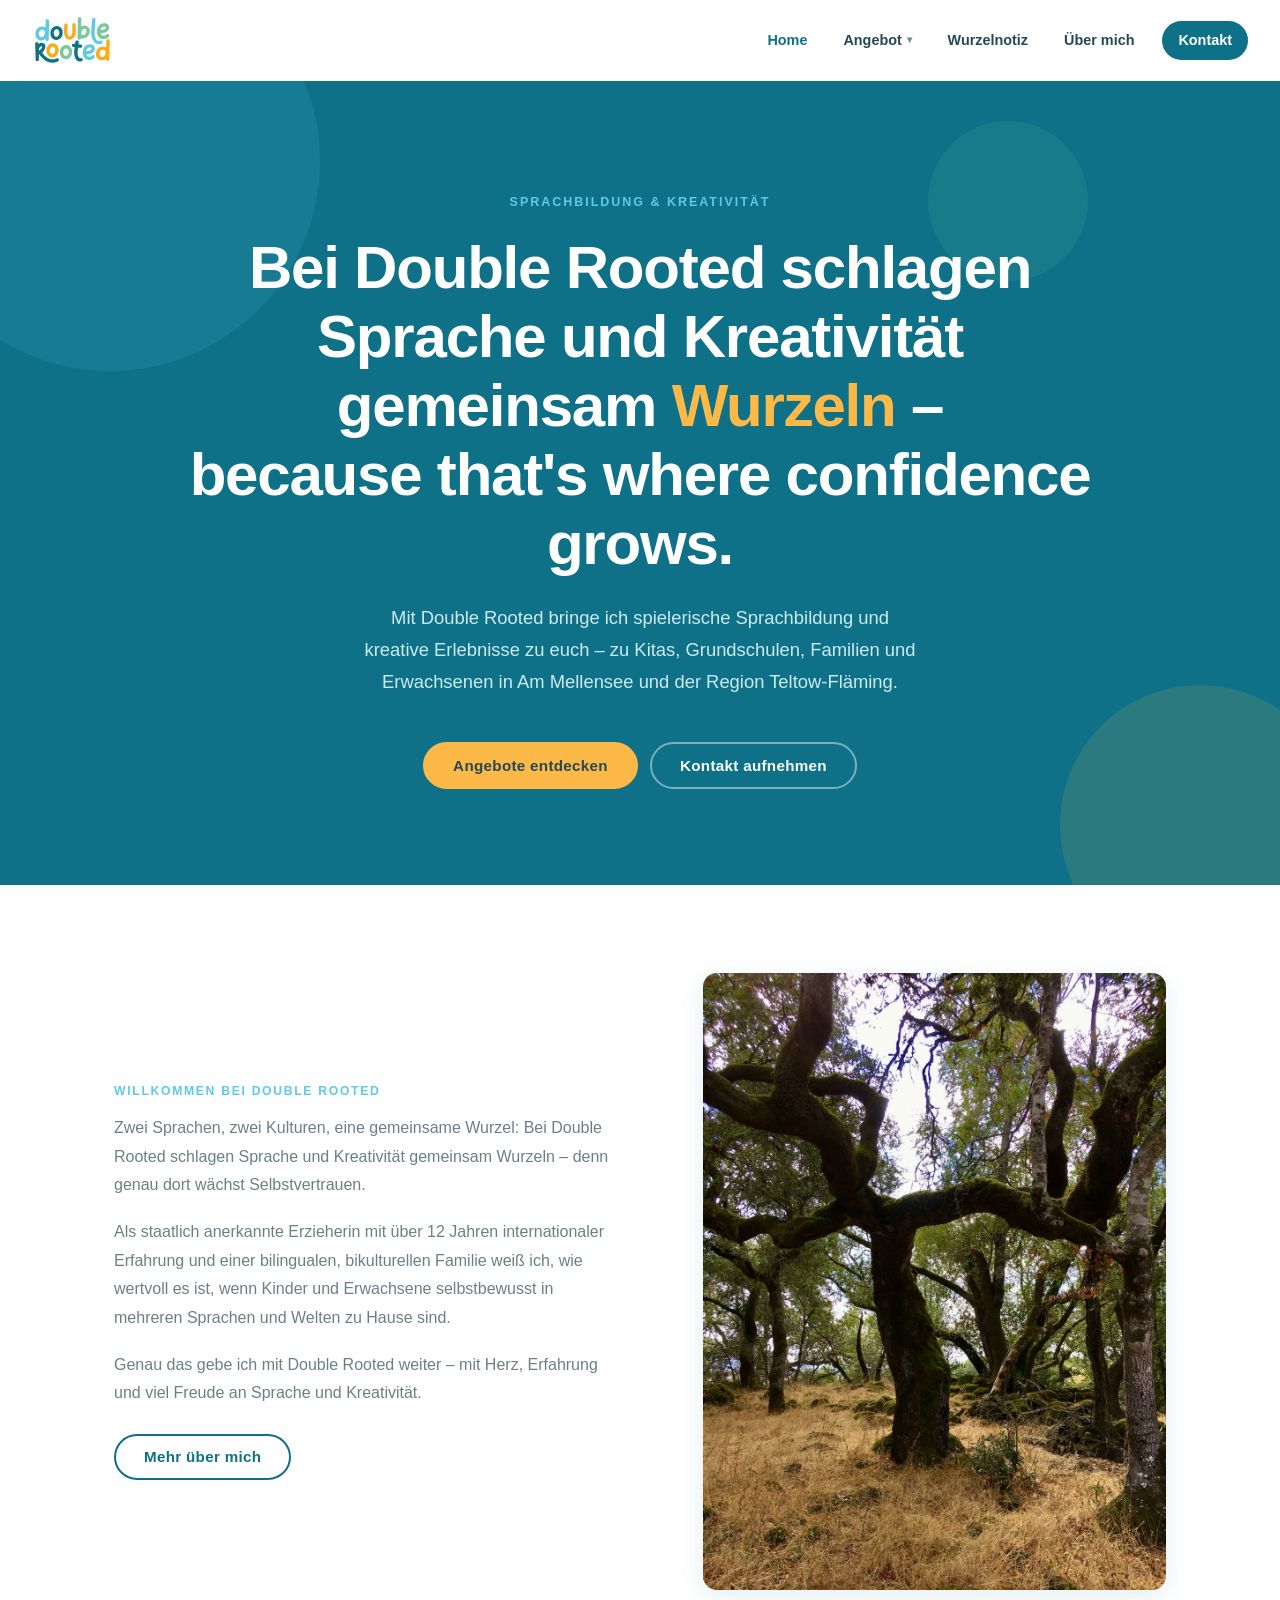
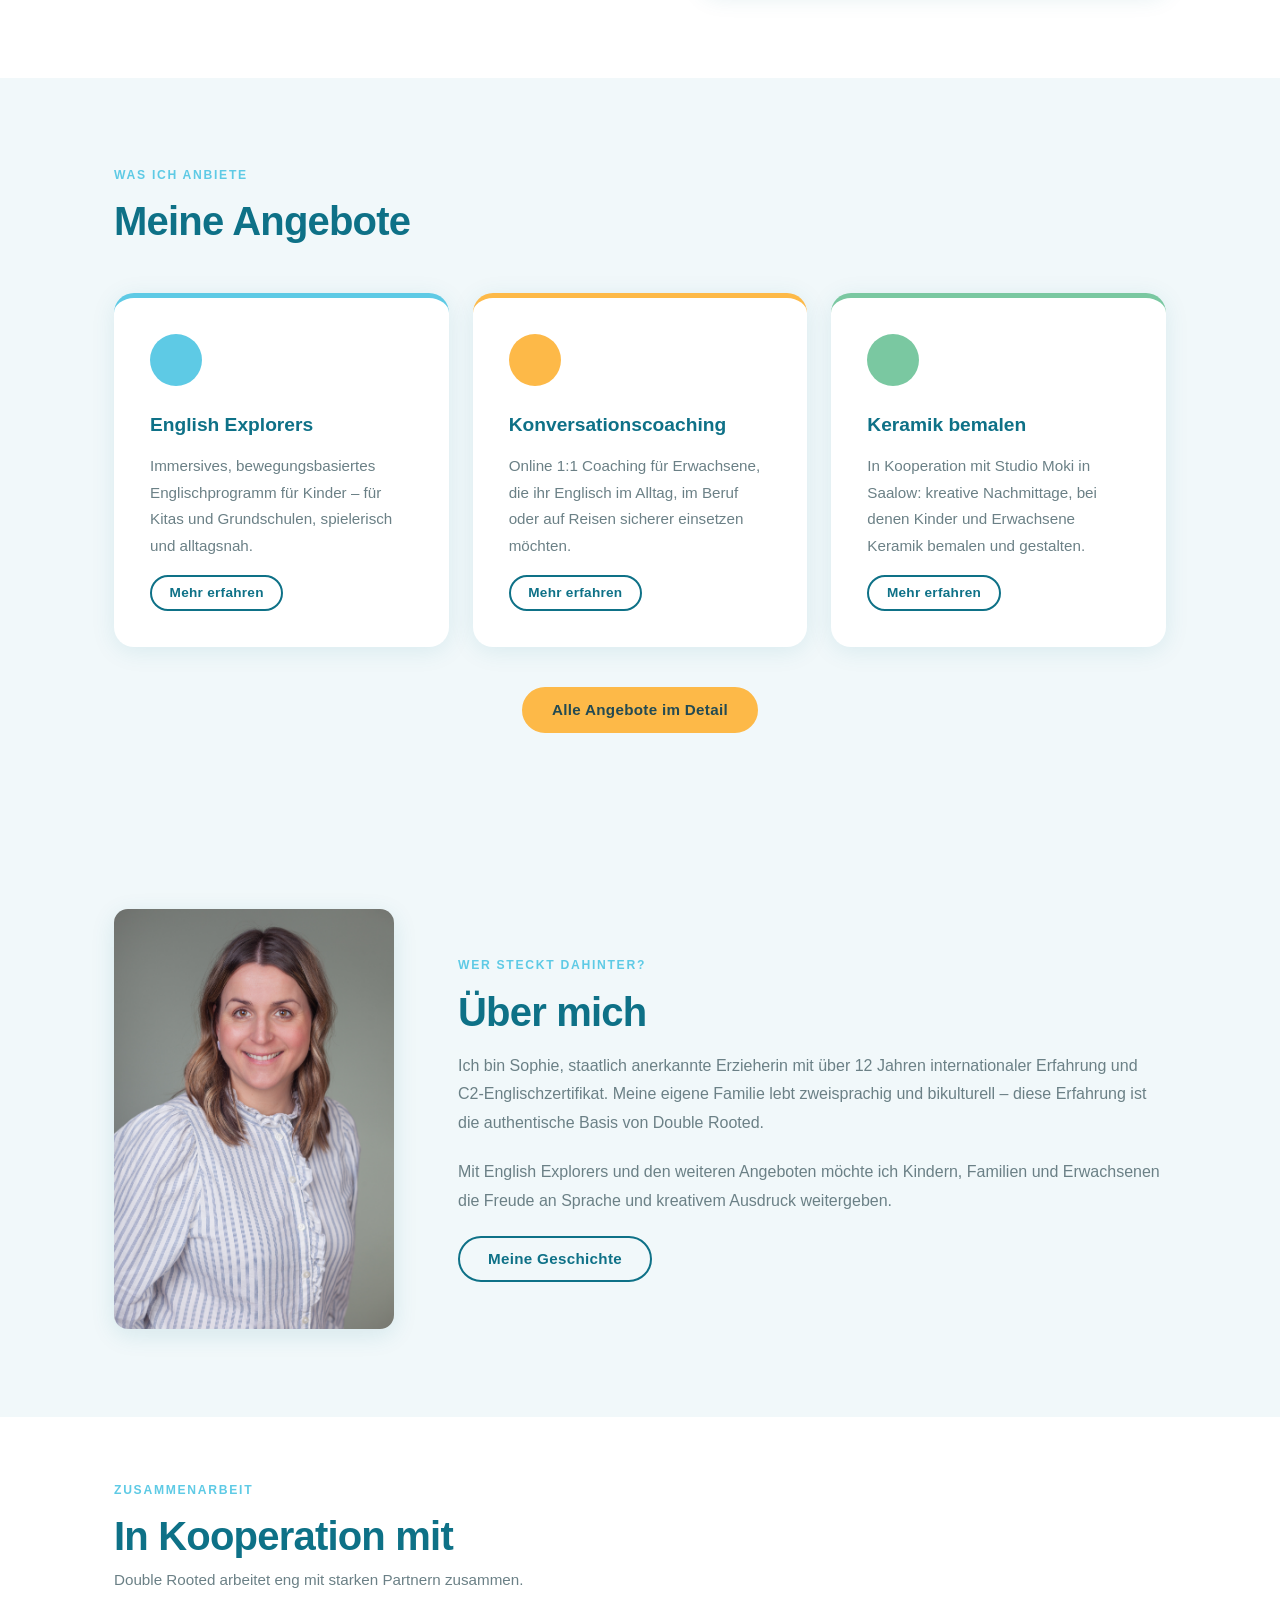
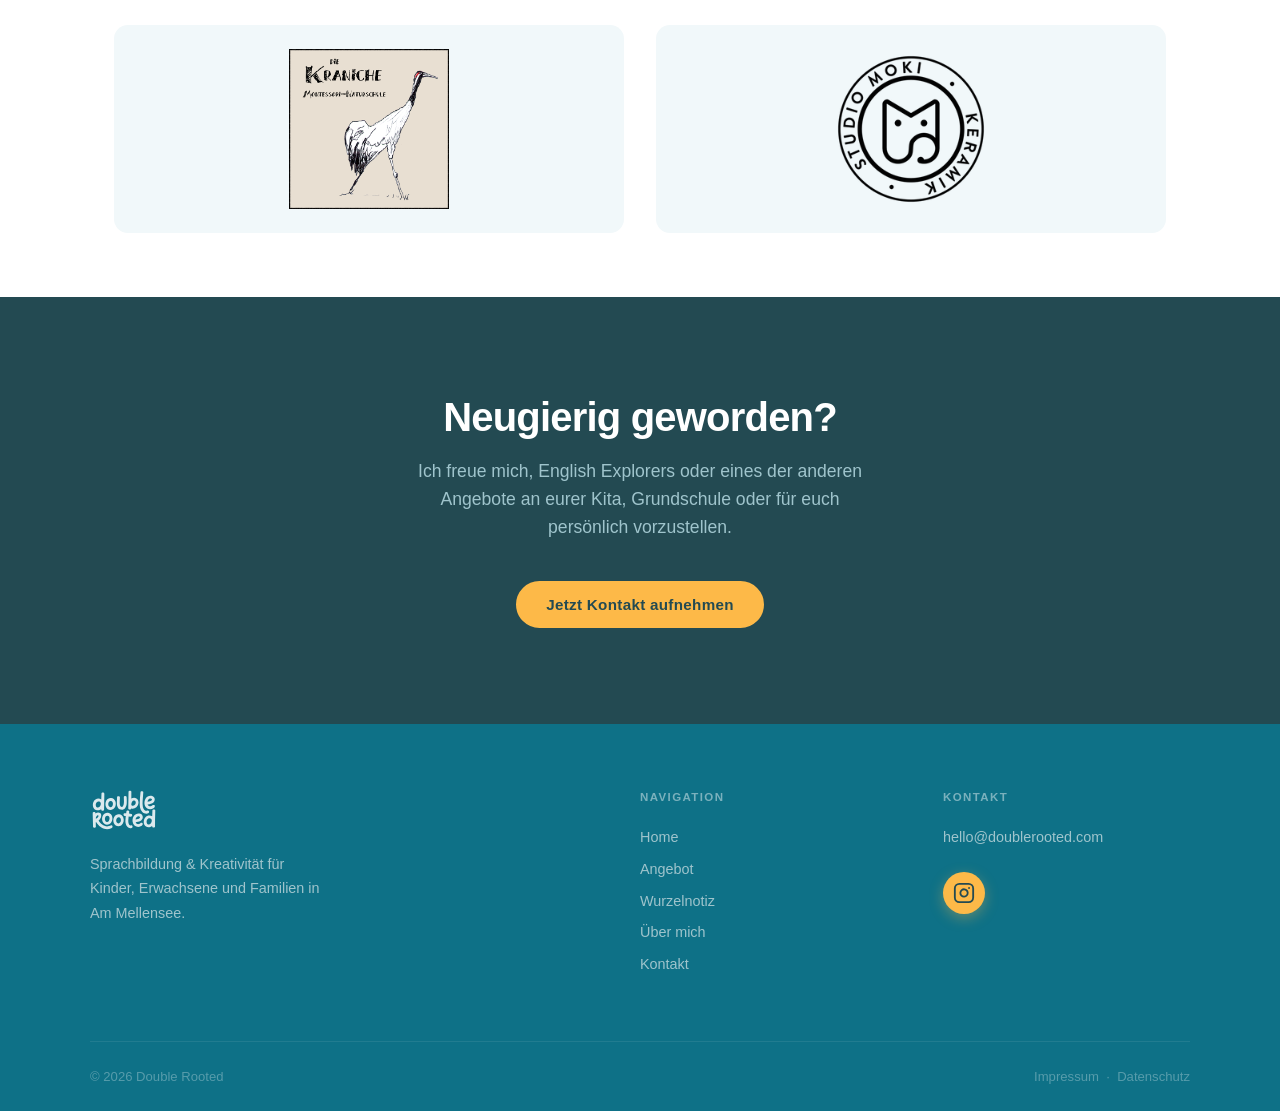
<file: index.html>
<!DOCTYPE html>
<html lang="de">
<head>
  <meta charset="UTF-8" />
  <meta name="viewport" content="width=device-width, initial-scale=1.0" />
  <meta name="description" content="Double Rooted – Sprachbildung &amp; Kreativität für Kinder, Erwachsene und Familien in Am Mellensee und der Region Teltow-Fläming." />
  <title>Double Rooted – Sprachbildung &amp; Kreativität</title>
  <link rel="stylesheet" href="styles.css" />
  <link rel="icon" type="image/svg+xml" href="images/logofiles/favicon.svg" />
  <link rel="icon" type="image/png" sizes="32x32" href="images/logofiles/favicon-32x32.png" />
  <link rel="icon" type="image/png" sizes="16x16" href="images/logofiles/favicon-16x16.png" />
  <link rel="apple-touch-icon" href="images/logofiles/apple-touch-icon.png" />
  <link rel="manifest" href="images/logofiles/site.webmanifest" />
</head>
<body>

  <!-- ════ HEADER ════ -->
  <header class="site-header">
    <a href="/" class="logo">
      <img src="images/double-rooted-logo.svg" alt="Double Rooted" />
    </a>
    <nav class="main-nav" aria-label="Hauptnavigation">
      <a href="/" class="active">Home</a>
      <div class="nav-dropdown">
        <a href="angebot.html" class="nav-dropdown-trigger">
          Angebot <span class="nav-chevron" aria-hidden="true">▾</span>
        </a>
        <div class="nav-dropdown-menu">
          <div class="nav-dropdown-menu-inner">
            <a href="angebot.html#english-explorers">English Explorers</a>
            <a href="angebot.html#konversationscoaching">Konversationscoaching</a>
            <a href="angebot.html#keramik">Keramik bemalen</a>
          </div>
        </div>
      </div>
      <a href="wurzelnotiz.html">Wurzelnotiz</a>
      <a href="ueber-mich.html">Über mich</a>
      <a href="contact.html" class="nav-cta">Kontakt</a>
    </nav>
    <button class="nav-toggle" aria-label="Menü öffnen" aria-expanded="false">
      <span class="nav-toggle-bar"></span>
      <span class="nav-toggle-bar"></span>
      <span class="nav-toggle-bar"></span>
    </button>
  </header>

  <main>

    <!-- ════ HERO ════ -->
    <section class="hero">
      <div class="hero-blob hero-blob--1" aria-hidden="true"></div>
      <div class="hero-blob hero-blob--2" aria-hidden="true"></div>
      <div class="hero-blob hero-blob--3" aria-hidden="true"></div>
      <div class="container">
        <span class="hero-label">Sprachbildung &amp; Kreativität</span>
        <h1>
          Bei Double Rooted schlagen<br />
          Sprache und Kreativität<br />
          gemeinsam <em>Wurzeln</em> –<br />
          because that's where confidence grows.
        </h1>
        <p class="hero-sub">
          Mit Double Rooted bringe ich spielerische Sprachbildung und kreative Erlebnisse zu euch – zu Kitas, Grundschulen, Familien und Erwachsenen in Am Mellensee und der Region Teltow-Fläming.
        </p>
        <div class="hero-actions">
          <a href="angebot.html" class="btn btn-primary">Angebote entdecken</a>
          <a href="contact.html" class="btn btn-secondary">Kontakt aufnehmen</a>
        </div>
      </div>
    </section>

    <!-- ════ WILLKOMMEN ════ -->
    <section class="section welcome-section">
      <div class="container">
        <div class="welcome-grid">
          <div class="welcome-text">
            <span class="section-label">Willkommen bei Double Rooted</span>
            <p>
              Zwei Sprachen, zwei Kulturen, eine gemeinsame Wurzel: Bei Double Rooted schlagen Sprache und Kreativität gemeinsam Wurzeln – denn genau dort wächst Selbstvertrauen.
            </p>
            <p>
              Als staatlich anerkannte Erzieherin mit über 12 Jahren internationaler Erfahrung und einer bilingualen, bikulturellen Familie weiß ich, wie wertvoll es ist, wenn Kinder und Erwachsene selbstbewusst in mehreren Sprachen und Welten zu Hause sind.
            </p>
            <p>
              Genau das gebe ich mit Double Rooted weiter – mit Herz, Erfahrung und viel Freude an Sprache und Kreativität.
            </p>
            <a href="ueber-mich.html" class="btn btn-outline" style="margin-top:0.5rem;">Mehr über mich</a>
          </div>
          <div class="welcome-visual">
            <img
              src="images/Baum-Wurzeln.jpg"
              alt="Knorriger, moosbewachsener Baum"
              class="teaser-photo"
            />
          </div>
        </div>
      </div>
    </section>

    <!-- ════ ANGEBOTE PREVIEW ════ -->
    <section class="section services" style="background:var(--light-bg);">
      <div class="container">
        <div class="services-header">
          <span class="section-label">Was ich anbiete</span>
          <h2 class="section-title">Meine Angebote</h2>
        </div>
        <div class="cards">
          <div class="card card--blue">
            <div class="card-dot card-dot--blue" aria-hidden="true"></div>
            <h3>English Explorers</h3>
            <p>
              Immersives, bewegungsbasiertes Englischprogramm für Kinder – für Kitas und Grundschulen, spielerisch und alltagsnah.
            </p>
            <a href="angebot.html#english-explorers" class="btn btn-outline" style="margin-top:1rem;font-size:0.85rem;padding:0.55rem 1.1rem;">Mehr erfahren</a>
          </div>
          <div class="card card--amber">
            <div class="card-dot card-dot--amber" aria-hidden="true"></div>
            <h3>Konversationscoaching</h3>
            <p>
              Online 1:1 Coaching für Erwachsene, die ihr Englisch im Alltag, im Beruf oder auf Reisen sicherer einsetzen möchten.
            </p>
            <a href="angebot.html#konversationscoaching" class="btn btn-outline" style="margin-top:1rem;font-size:0.85rem;padding:0.55rem 1.1rem;">Mehr erfahren</a>
          </div>
          <div class="card card--green">
            <div class="card-dot card-dot--green" aria-hidden="true"></div>
            <h3>Keramik bemalen</h3>
            <p>
              In Kooperation mit Studio Moki in Saalow: kreative Nachmittage, bei denen Kinder und Erwachsene Keramik bemalen und gestalten.
            </p>
            <a href="angebot.html#keramik" class="btn btn-outline" style="margin-top:1rem;font-size:0.85rem;padding:0.55rem 1.1rem;">Mehr erfahren</a>
          </div>
        </div>
        <div style="text-align:center;margin-top:2.5rem;">
          <a href="angebot.html" class="btn btn-primary">Alle Angebote im Detail</a>
        </div>
      </div>
    </section>

    <!-- ════ ÜBER MICH TEASER ════ -->
    <section class="section ueber-mich-teaser">
      <div class="container">
        <div class="teaser-grid">
          <img
            src="images/Bewerbungsbild.JPG"
            alt="Sophie – Double Rooted"
            class="teaser-photo"
          />
          <div>
            <span class="section-label">Wer steckt dahinter?</span>
            <h2 class="section-title">Über mich</h2>
            <div class="teaser-text">
              <p>
                Ich bin Sophie, staatlich anerkannte Erzieherin mit über 12 Jahren internationaler Erfahrung und C2-Englischzertifikat. Meine eigene Familie lebt zweisprachig und bikulturell – diese Erfahrung ist die authentische Basis von Double Rooted.
              </p>
              <p>
                Mit English Explorers und den weiteren Angeboten möchte ich Kindern, Familien und Erwachsenen die Freude an Sprache und kreativem Ausdruck weitergeben.
              </p>
            </div>
            <a href="ueber-mich.html" class="btn btn-outline">Meine Geschichte</a>
          </div>
        </div>
      </div>
    </section>

    <!-- ════ PARTNER ════ -->
    <section class="partners-section">
      <div class="container">
        <span class="section-label">Zusammenarbeit</span>
        <h2 class="section-title" style="margin-bottom:0.5rem;">In Kooperation mit</h2>
        <p style="color:var(--muted);font-size:0.95rem;margin-bottom:2rem;">
          Double Rooted arbeitet eng mit starken Partnern zusammen.
        </p>
        <div class="partners-grid">
          <div class="partner-card" style="display:flex;align-items:center;justify-content:center;">
            <a href="https://www.kraniche-naturschule.de" target="_blank" rel="noopener">
              <img src="images/Kraniche_Logo.png" alt="Montessori-Naturschule Die Kraniche" style="max-width:160px;display:block;" />
            </a>
          </div>
          <div class="partner-card" style="display:flex;align-items:center;justify-content:center;">
            <a href="https://studio-moki.de/products/keramik-bemalen" target="_blank" rel="noopener">
              <img src="images/Studio_Moki_Logo.webp" alt="Studio Moki" style="max-width:160px;display:block;" />
            </a>
          </div>
        </div>
      </div>
    </section>

    <!-- ════ CTA ════ -->
    <section class="cta-section">
      <div class="container">
        <h2 class="section-title">Neugierig geworden?</h2>
        <p>Ich freue mich, English Explorers oder eines der anderen Angebote an eurer Kita, Grundschule oder für euch persönlich vorzustellen.</p>
        <a href="contact.html" class="btn btn-primary">Jetzt Kontakt aufnehmen</a>
      </div>
    </section>

  </main>

  <!-- ════ FOOTER ════ -->
  <footer class="site-footer">
    <div class="footer-grid">

      <div class="footer-brand">
        <img src="images/double-rooted-logo.svg" alt="Double Rooted" class="footer-logo" />
        <p>Sprachbildung &amp; Kreativität für Kinder, Erwachsene und Familien in Am Mellensee.</p>
      </div>

      <nav class="footer-col" aria-label="Footer-Navigation">
        <h3>Navigation</h3>
        <a href="/">Home</a>
        <a href="angebot.html">Angebot</a>
        <a href="wurzelnotiz.html">Wurzelnotiz</a>
        <a href="ueber-mich.html">Über mich</a>
        <a href="contact.html">Kontakt</a>
      </nav>

      <div class="footer-col">
        <h3>Kontakt</h3>
        <a href="mailto:hello@doublerooted.com">hello@doublerooted.com</a>
        <a href="https://www.instagram.com/double.rooted/" target="_blank" rel="noopener" class="footer-social" aria-label="Double Rooted auf Instagram">
        <svg xmlns="http://www.w3.org/2000/svg" width="22" height="22" viewBox="0 0 24 24" fill="none" stroke="currentColor" stroke-width="2" stroke-linecap="round" stroke-linejoin="round" aria-hidden="true"><rect x="2" y="2" width="20" height="20" rx="5" ry="5"/><path d="M16 11.37A4 4 0 1 1 12.63 8 4 4 0 0 1 16 11.37z"/><line x1="17.5" y1="6.5" x2="17.51" y2="6.5"/></svg>
        </a>
      </div>

    </div>
    <div class="footer-bottom">
      <span>© 2026 Double Rooted</span>
      <span>
        <a href="impressum.html">Impressum</a> &nbsp;·&nbsp;
        <a href="datenschutz.html">Datenschutz</a>
      </span>
    </div>
  </footer>


  <script src="nav.js"></script>
</body>
</html>
</file>
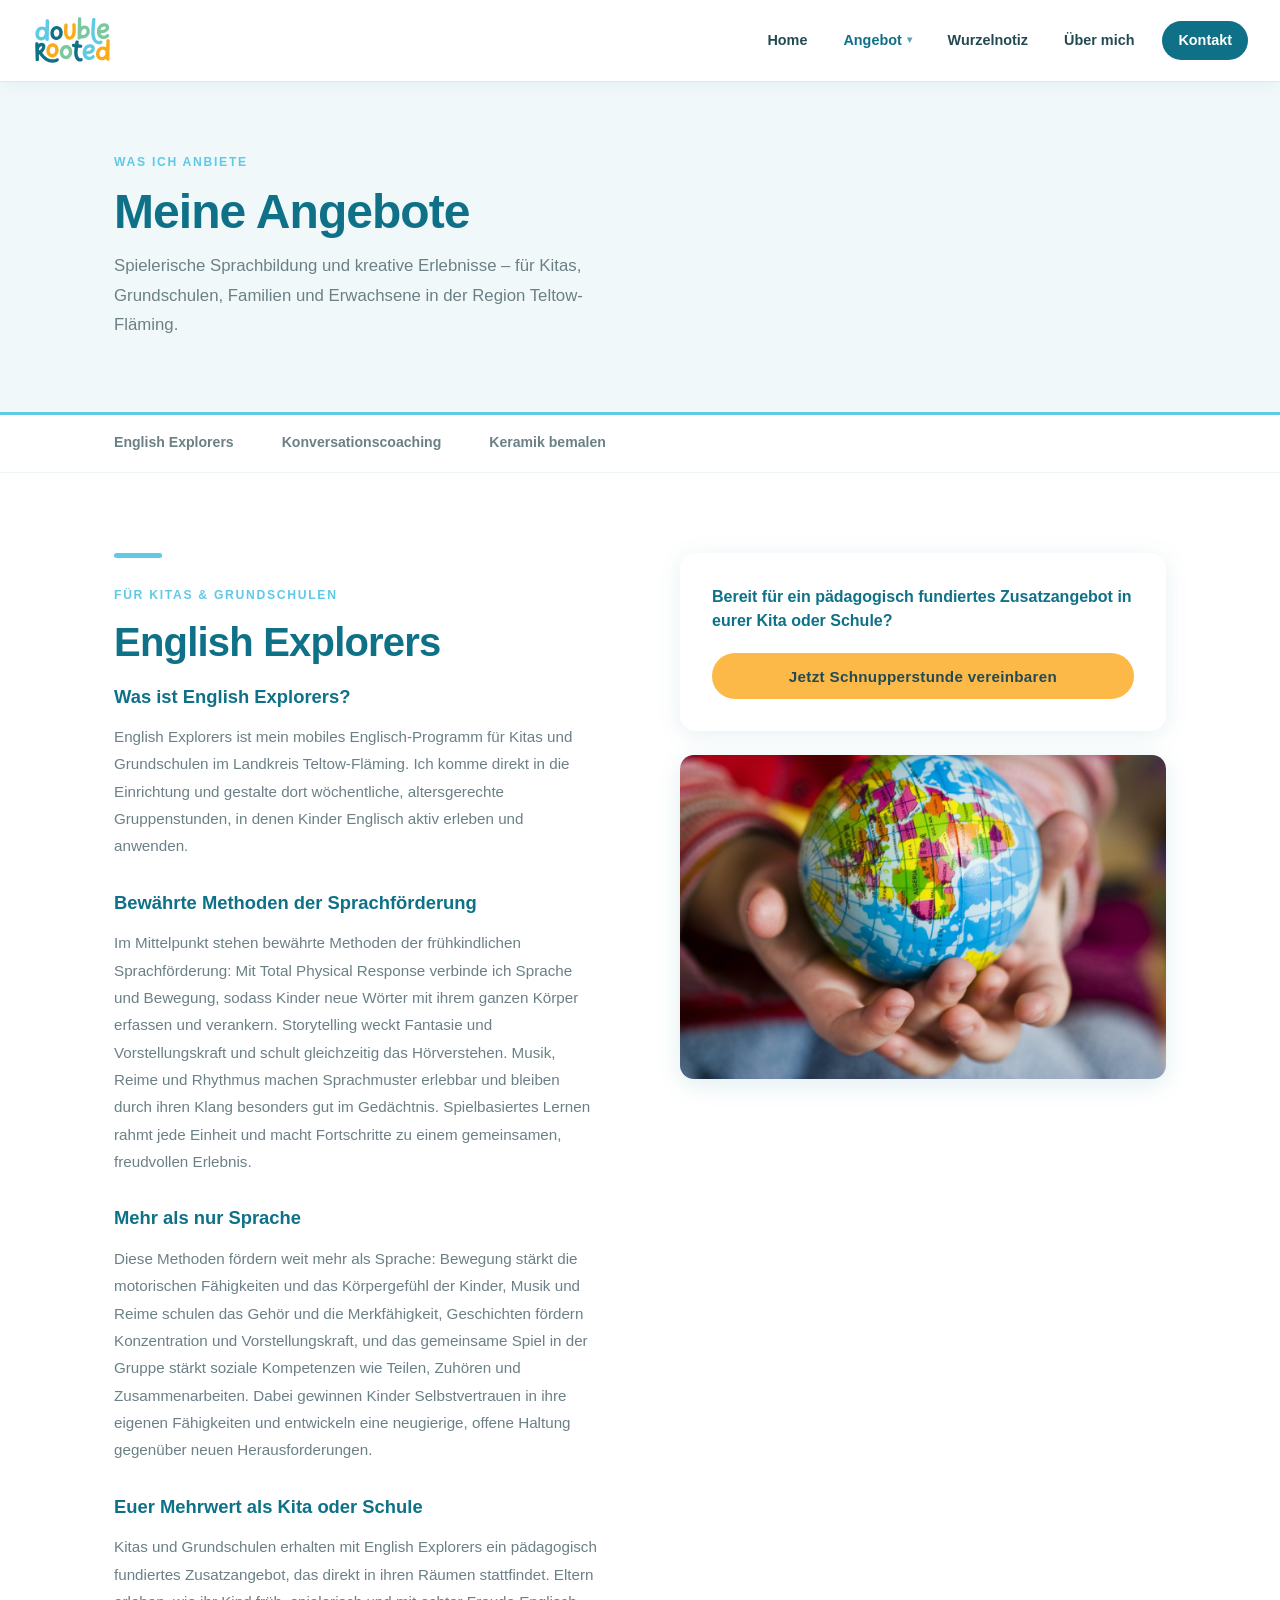
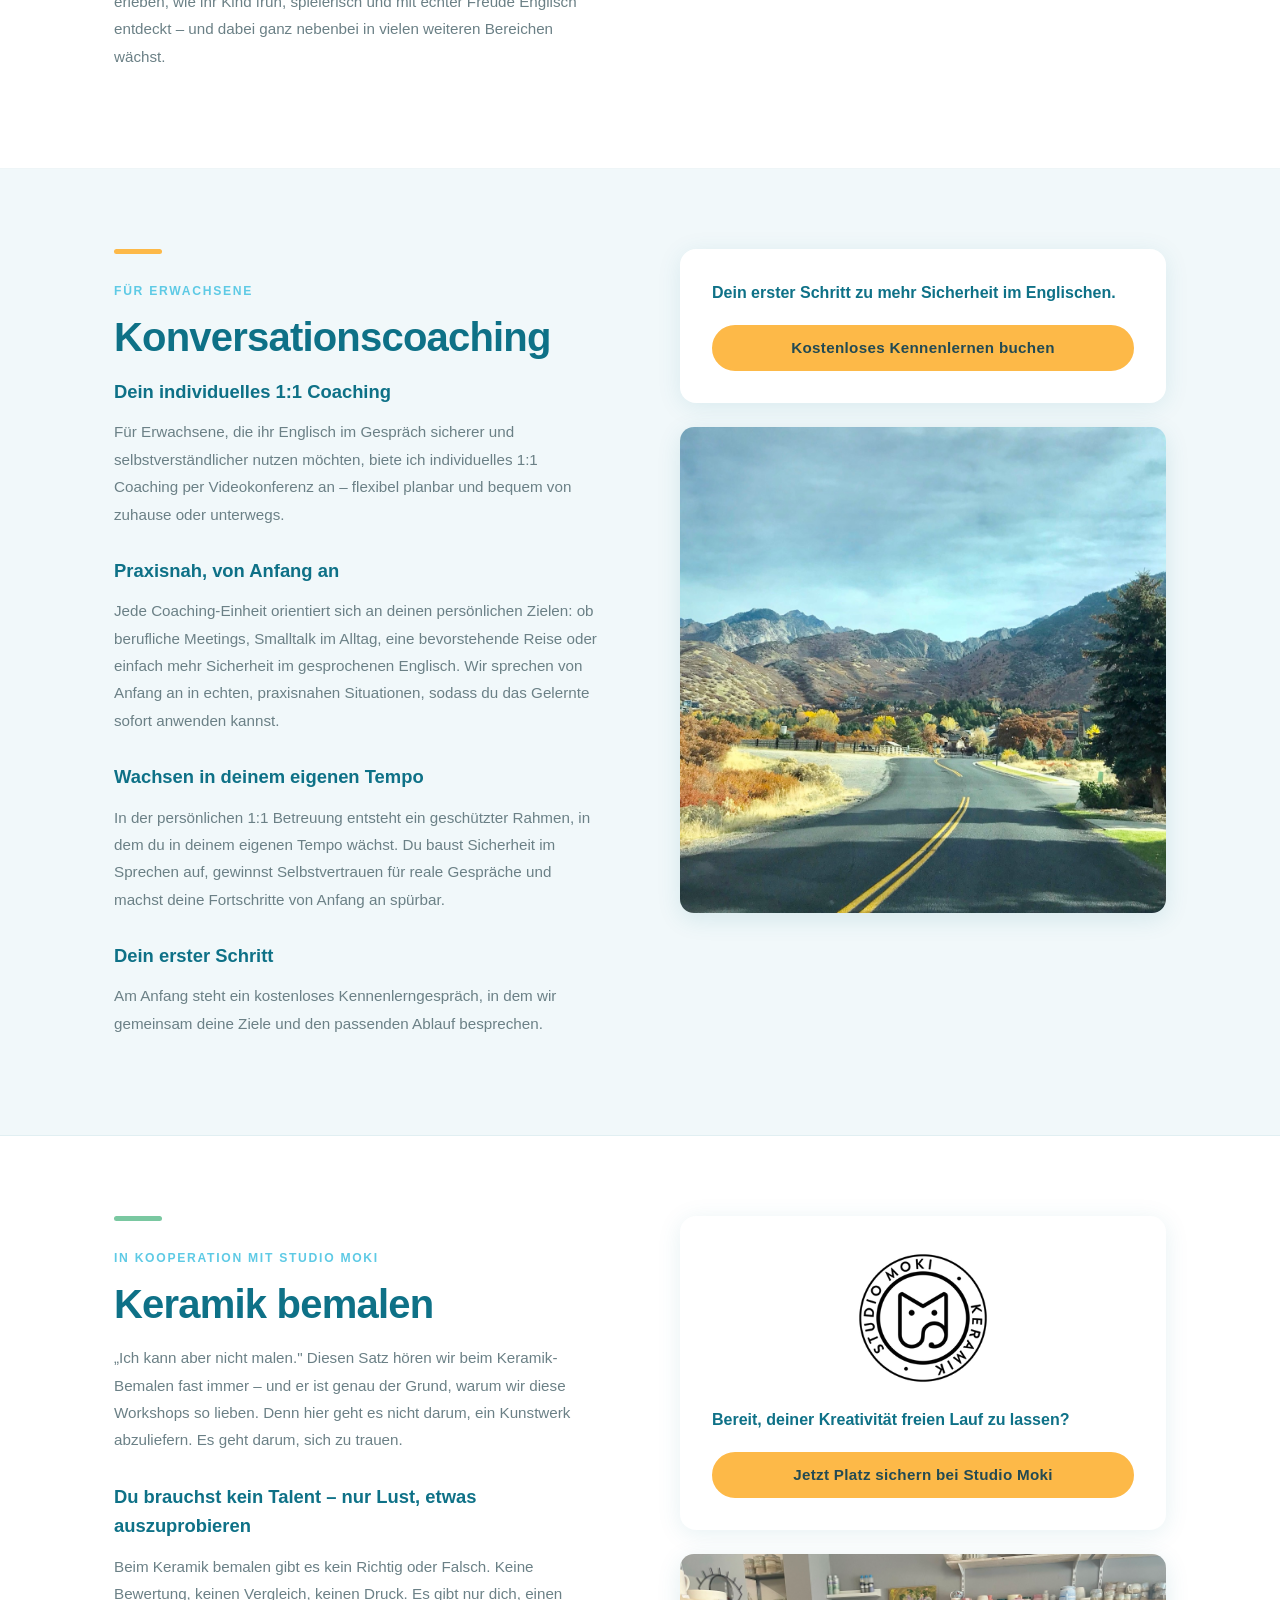
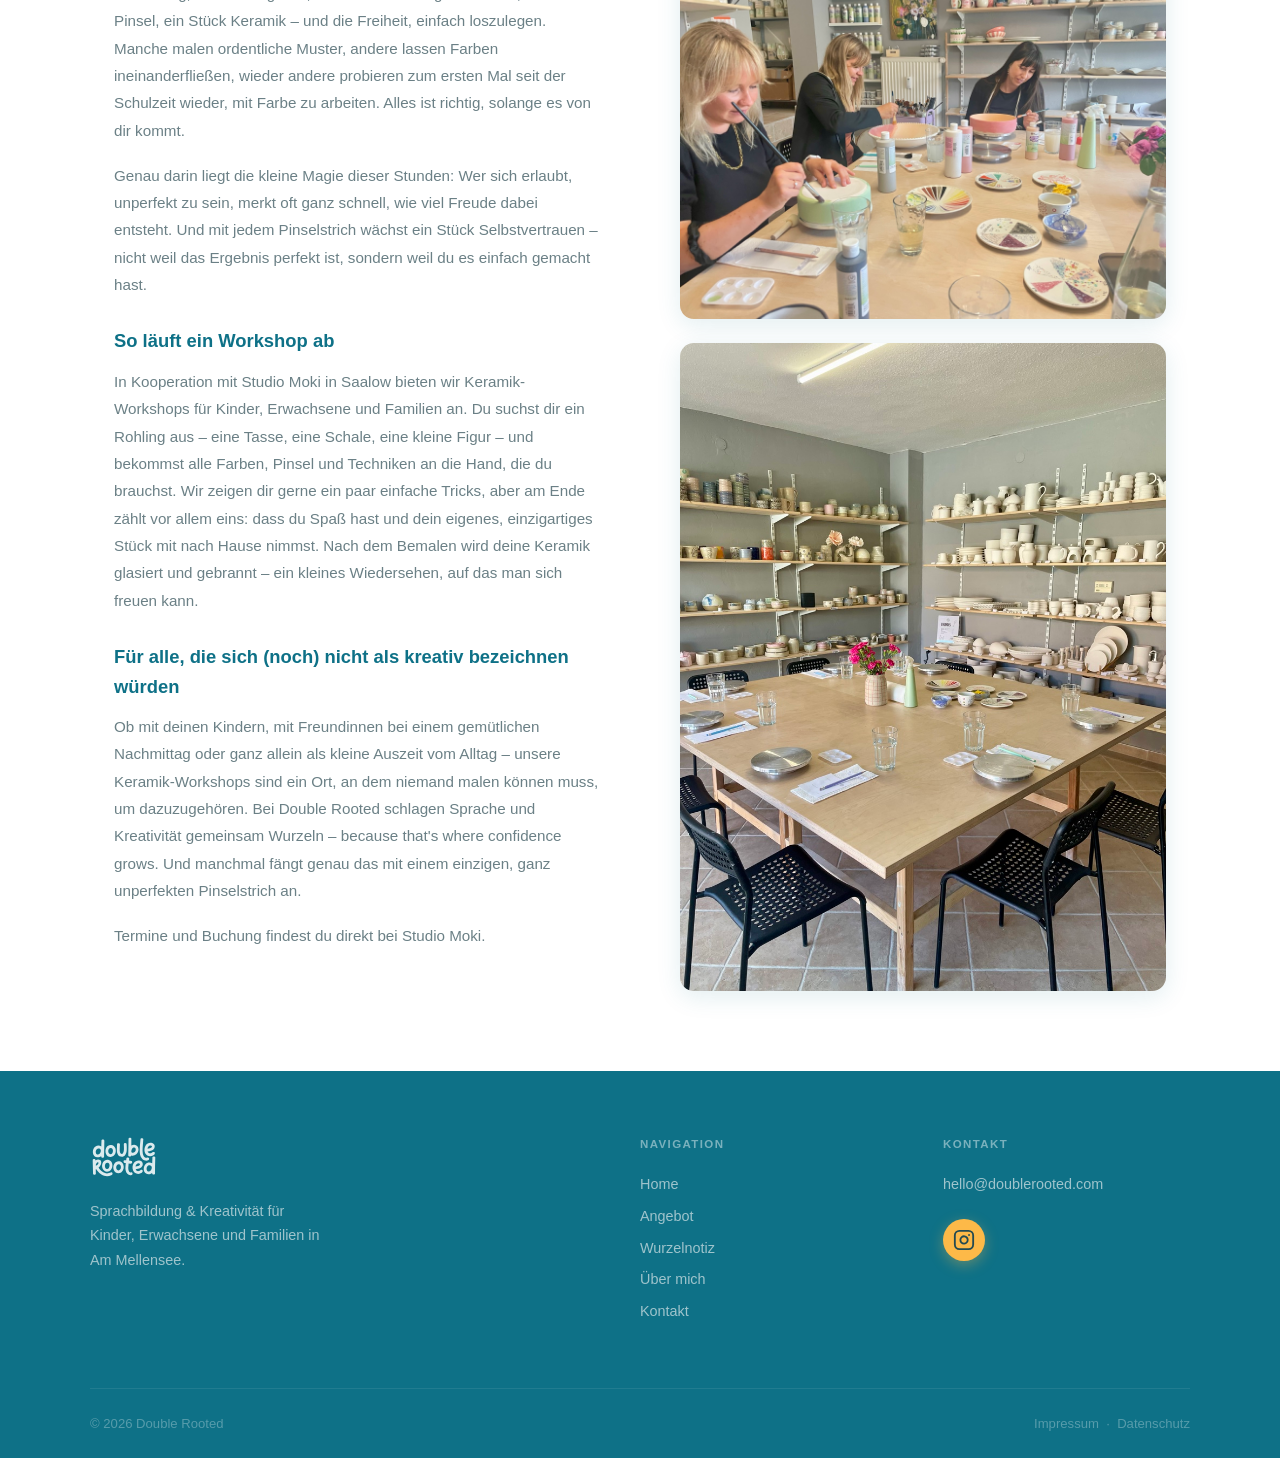
<file: angebot.html>
<!DOCTYPE html>
<html lang="de">
<head>
  <meta charset="UTF-8" />
  <meta name="viewport" content="width=device-width, initial-scale=1.0" />
  <meta name="description" content="Alle Angebote von Double Rooted – English Explorers, Konversationscoaching und Keramik bemalen bei Studio Moki." />
  <title>Angebot – Double Rooted</title>
  <link rel="stylesheet" href="styles.css" />
  <link rel="icon" type="image/svg+xml" href="images/logofiles/favicon.svg" />
  <link rel="icon" type="image/png" sizes="32x32" href="images/logofiles/favicon-32x32.png" />
  <link rel="icon" type="image/png" sizes="16x16" href="images/logofiles/favicon-16x16.png" />
  <link rel="apple-touch-icon" href="images/logofiles/apple-touch-icon.png" />
  <link rel="manifest" href="images/logofiles/site.webmanifest" />
</head>
<body>

  <!-- ════ HEADER ════ -->
  <header class="site-header">
    <a href="/" class="logo">
      <img src="images/double-rooted-logo.svg" alt="Double Rooted" />
    </a>
    <nav class="main-nav" aria-label="Hauptnavigation">
      <a href="/">Home</a>
      <div class="nav-dropdown">
        <a href="angebot.html" class="nav-dropdown-trigger active">
          Angebot <span class="nav-chevron" aria-hidden="true">▾</span>
        </a>
        <div class="nav-dropdown-menu">
          <div class="nav-dropdown-menu-inner">
            <a href="angebot.html#english-explorers">English Explorers</a>
            <a href="angebot.html#konversationscoaching">Konversationscoaching</a>
            <a href="angebot.html#keramik">Keramik bemalen</a>
          </div>
        </div>
      </div>
      <a href="wurzelnotiz.html">Wurzelnotiz</a>
      <a href="ueber-mich.html">Über mich</a>
      <a href="contact.html" class="nav-cta">Kontakt</a>
    </nav>
    <button class="nav-toggle" aria-label="Menü öffnen" aria-expanded="false">
      <span class="nav-toggle-bar"></span>
      <span class="nav-toggle-bar"></span>
      <span class="nav-toggle-bar"></span>
    </button>
  </header>

  <main>

    <!-- ════ PAGE HERO ════ -->
    <section class="page-hero">
      <div class="container">
        <span class="section-label">Was ich anbiete</span>
        <h1>Meine Angebote</h1>
        <p>Spielerische Sprachbildung und kreative Erlebnisse – für Kitas, Grundschulen, Familien und Erwachsene in der Region Teltow-Fläming.</p>
      </div>
    </section>

    <!-- ════ WITHIN-PAGE NAV ════ -->
    <nav class="angebot-nav-bar" aria-label="Angebots-Navigation">
      <div class="angebot-nav-bar-inner">
        <a href="#english-explorers">English Explorers</a>
        <a href="#konversationscoaching">Konversationscoaching</a>
        <a href="#keramik">Keramik bemalen</a>
      </div>
    </nav>

    <!-- ════ ENGLISH EXPLORERS ════ -->
    <section class="angebot-section" id="english-explorers">
      <div class="container">
        <div class="angebot-grid">

          <div class="angebot-body">
            <div class="angebot-accent-bar" style="background:var(--sky-blue);"></div>
            <span class="section-label">Für Kitas &amp; Grundschulen</span>
            <h2 class="section-title">English Explorers</h2>

            <h3 style="font-size:1.15rem;font-weight:700;color:var(--deep-teal);margin:0 0 0.75rem;">Was ist English Explorers?</h3>
            <p>
              English Explorers ist mein mobiles Englisch-Programm für Kitas und Grundschulen im Landkreis Teltow-Fläming. Ich komme direkt in die Einrichtung und gestalte dort wöchentliche, altersgerechte Gruppenstunden, in denen Kinder Englisch aktiv erleben und anwenden.
            </p>

            <h3 style="font-size:1.15rem;font-weight:700;color:var(--deep-teal);margin:1.75rem 0 0.75rem;">Bewährte Methoden der Sprachförderung</h3>
            <p>
              Im Mittelpunkt stehen bewährte Methoden der frühkindlichen Sprachförderung: Mit Total Physical Response verbinde ich Sprache und Bewegung, sodass Kinder neue Wörter mit ihrem ganzen Körper erfassen und verankern. Storytelling weckt Fantasie und Vorstellungskraft und schult gleichzeitig das Hörverstehen. Musik, Reime und Rhythmus machen Sprachmuster erlebbar und bleiben durch ihren Klang besonders gut im Gedächtnis. Spielbasiertes Lernen rahmt jede Einheit und macht Fortschritte zu einem gemeinsamen, freudvollen Erlebnis.
            </p>

            <h3 style="font-size:1.15rem;font-weight:700;color:var(--deep-teal);margin:1.75rem 0 0.75rem;">Mehr als nur Sprache</h3>
            <p>
              Diese Methoden fördern weit mehr als Sprache: Bewegung stärkt die motorischen Fähigkeiten und das Körpergefühl der Kinder, Musik und Reime schulen das Gehör und die Merkfähigkeit, Geschichten fördern Konzentration und Vorstellungskraft, und das gemeinsame Spiel in der Gruppe stärkt soziale Kompetenzen wie Teilen, Zuhören und Zusammenarbeiten. Dabei gewinnen Kinder Selbstvertrauen in ihre eigenen Fähigkeiten und entwickeln eine neugierige, offene Haltung gegenüber neuen Herausforderungen.
            </p>

            <h3 style="font-size:1.15rem;font-weight:700;color:var(--deep-teal);margin:1.75rem 0 0.75rem;">Euer Mehrwert als Kita oder Schule</h3>
            <p>
              Kitas und Grundschulen erhalten mit English Explorers ein pädagogisch fundiertes Zusatzangebot, das direkt in ihren Räumen stattfindet. Eltern erleben, wie ihr Kind früh, spielerisch und mit echter Freude Englisch entdeckt – und dabei ganz nebenbei in vielen weiteren Bereichen wächst.
            </p>
          </div>

          <div>
            <div class="angebot-cta-box">
              <p>Bereit für ein pädagogisch fundiertes Zusatzangebot in eurer Kita oder Schule?</p>
              <a href="contact.html?subject=english-explorers" class="btn btn-primary" style="width:100%;text-align:center;display:block;">Jetzt Schnupperstunde vereinbaren</a>
            </div>
            <img
              src="images/Globus-Haende.jpg"
              alt="Kinderhände halten einen kleinen Globus"
              class="teaser-photo"
              style="margin-top:1.5rem;"
            />
          </div>

        </div>
      </div>
    </section>

    <!-- ════ KONVERSATIONSCOACHING ════ -->
    <section class="angebot-section angebot-section--alt" id="konversationscoaching">
      <div class="container">
        <div class="angebot-grid">

          <div class="angebot-body">
            <div class="angebot-accent-bar" style="background:var(--amber);"></div>
            <span class="section-label">Für Erwachsene</span>
            <h2 class="section-title">Konversationscoaching</h2>

            <h3 style="font-size:1.15rem;font-weight:700;color:var(--deep-teal);margin:0 0 0.75rem;">Dein individuelles 1:1 Coaching</h3>
            <p>
              Für Erwachsene, die ihr Englisch im Gespräch sicherer und selbstverständlicher nutzen möchten, biete ich individuelles 1:1 Coaching per Videokonferenz an – flexibel planbar und bequem von zuhause oder unterwegs.
            </p>

            <h3 style="font-size:1.15rem;font-weight:700;color:var(--deep-teal);margin:1.75rem 0 0.75rem;">Praxisnah, von Anfang an</h3>
            <p>
              Jede Coaching-Einheit orientiert sich an deinen persönlichen Zielen: ob berufliche Meetings, Smalltalk im Alltag, eine bevorstehende Reise oder einfach mehr Sicherheit im gesprochenen Englisch. Wir sprechen von Anfang an in echten, praxisnahen Situationen, sodass du das Gelernte sofort anwenden kannst.
            </p>

            <h3 style="font-size:1.15rem;font-weight:700;color:var(--deep-teal);margin:1.75rem 0 0.75rem;">Wachsen in deinem eigenen Tempo</h3>
            <p>
              In der persönlichen 1:1 Betreuung entsteht ein geschützter Rahmen, in dem du in deinem eigenen Tempo wächst. Du baust Sicherheit im Sprechen auf, gewinnst Selbstvertrauen für reale Gespräche und machst deine Fortschritte von Anfang an spürbar.
            </p>

            <h3 style="font-size:1.15rem;font-weight:700;color:var(--deep-teal);margin:1.75rem 0 0.75rem;">Dein erster Schritt</h3>
            <p>
              Am Anfang steht ein kostenloses Kennenlerngespräch, in dem wir gemeinsam deine Ziele und den passenden Ablauf besprechen.
            </p>
          </div>

          <div>
            <div class="angebot-cta-box">
              <p>Dein erster Schritt zu mehr Sicherheit im Englischen.</p>
              <a href="contact.html?subject=konversationscoaching" class="btn btn-primary" style="width:100%;text-align:center;display:block;">Kostenloses Kennenlernen buchen</a>
            </div>
            <img
              src="images/Bergstrasse-Utah.jpg"
              alt="Bergstraße in Utah"
              class="teaser-photo"
              style="margin-top:1.5rem;"
            />
          </div>

        </div>
      </div>
    </section>

    <!-- ════ KERAMIK BEMALEN ════ -->
    <section class="angebot-section" id="keramik">
      <div class="container">
        <div class="angebot-grid">

          <div class="angebot-body">
            <div class="angebot-accent-bar" style="background:var(--mint-green);"></div>
            <span class="section-label">In Kooperation mit Studio Moki</span>
            <h2 class="section-title">Keramik bemalen</h2>

            <p>
              „Ich kann aber nicht malen." Diesen Satz hören wir beim Keramik-Bemalen fast immer – und er ist genau der Grund, warum wir diese Workshops so lieben. Denn hier geht es nicht darum, ein Kunstwerk abzuliefern. Es geht darum, sich zu trauen.
            </p>

            <h3 style="font-size:1.15rem;font-weight:700;color:var(--deep-teal);margin:1.75rem 0 0.75rem;">Du brauchst kein Talent – nur Lust, etwas auszuprobieren</h3>
            <p>
              Beim Keramik bemalen gibt es kein Richtig oder Falsch. Keine Bewertung, keinen Vergleich, keinen Druck. Es gibt nur dich, einen Pinsel, ein Stück Keramik – und die Freiheit, einfach loszulegen. Manche malen ordentliche Muster, andere lassen Farben ineinanderfließen, wieder andere probieren zum ersten Mal seit der Schulzeit wieder, mit Farbe zu arbeiten. Alles ist richtig, solange es von dir kommt.
            </p>
            <p>
              Genau darin liegt die kleine Magie dieser Stunden: Wer sich erlaubt, unperfekt zu sein, merkt oft ganz schnell, wie viel Freude dabei entsteht. Und mit jedem Pinselstrich wächst ein Stück Selbstvertrauen – nicht weil das Ergebnis perfekt ist, sondern weil du es einfach gemacht hast.
            </p>

            <h3 style="font-size:1.15rem;font-weight:700;color:var(--deep-teal);margin:1.75rem 0 0.75rem;">So läuft ein Workshop ab</h3>
            <p>
              In Kooperation mit Studio Moki in Saalow bieten wir Keramik-Workshops für Kinder, Erwachsene und Familien an. Du suchst dir ein Rohling aus – eine Tasse, eine Schale, eine kleine Figur – und bekommst alle Farben, Pinsel und Techniken an die Hand, die du brauchst. Wir zeigen dir gerne ein paar einfache Tricks, aber am Ende zählt vor allem eins: dass du Spaß hast und dein eigenes, einzigartiges Stück mit nach Hause nimmst. Nach dem Bemalen wird deine Keramik glasiert und gebrannt – ein kleines Wiedersehen, auf das man sich freuen kann.
            </p>

            <h3 style="font-size:1.15rem;font-weight:700;color:var(--deep-teal);margin:1.75rem 0 0.75rem;">Für alle, die sich (noch) nicht als kreativ bezeichnen würden</h3>
            <p>
              Ob mit deinen Kindern, mit Freundinnen bei einem gemütlichen Nachmittag oder ganz allein als kleine Auszeit vom Alltag – unsere Keramik-Workshops sind ein Ort, an dem niemand malen können muss, um dazuzugehören. Bei Double Rooted schlagen Sprache und Kreativität gemeinsam Wurzeln – because that's where confidence grows. Und manchmal fängt genau das mit einem einzigen, ganz unperfekten Pinselstrich an.
            </p>
            <p>
              Termine und Buchung findest du direkt bei Studio Moki.
            </p>
          </div>

          <div>
            <div class="angebot-cta-box">
              <img src="images/Studio_Moki_Logo.webp" alt="Studio Moki" style="max-width:140px;display:block;margin:0 auto 1.25rem;" />
              <p>Bereit, deiner Kreativität freien Lauf zu lassen?</p>
              <a href="https://studio-moki.de/products/keramik-bemalen" target="_blank" rel="noopener" class="btn btn-primary" style="width:100%;text-align:center;display:block;">Jetzt Platz sichern bei Studio Moki</a>
            </div>
            <img
              src="images/Keramik-Workshop.jpg"
              alt="Keramik-Bemalen Workshop bei Studio Moki"
              class="teaser-photo"
              style="margin-top:1.5rem;"
            />
            <img
              src="images/Keramik-Werkstatt.jpg"
              alt="Werkstatt bei Studio Moki in Saalow"
              class="teaser-photo"
              style="margin-top:1.5rem;"
            />
          </div>

        </div>
      </div>
    </section>

  </main>

  <!-- ════ FOOTER ════ -->
  <footer class="site-footer">
    <div class="footer-grid">

      <div class="footer-brand">
        <img src="images/double-rooted-logo.svg" alt="Double Rooted" class="footer-logo" />
        <p>Sprachbildung &amp; Kreativität für Kinder, Erwachsene und Familien in Am Mellensee.</p>
      </div>

      <nav class="footer-col" aria-label="Footer-Navigation">
        <h3>Navigation</h3>
        <a href="/">Home</a>
        <a href="angebot.html">Angebot</a>
        <a href="wurzelnotiz.html">Wurzelnotiz</a>
        <a href="ueber-mich.html">Über mich</a>
        <a href="contact.html">Kontakt</a>
      </nav>

      <div class="footer-col">
        <h3>Kontakt</h3>
        <a href="mailto:hello@doublerooted.com">hello@doublerooted.com</a>
        <a href="https://www.instagram.com/double.rooted/" target="_blank" rel="noopener" class="footer-social" aria-label="Double Rooted auf Instagram">
        <svg xmlns="http://www.w3.org/2000/svg" width="22" height="22" viewBox="0 0 24 24" fill="none" stroke="currentColor" stroke-width="2" stroke-linecap="round" stroke-linejoin="round" aria-hidden="true"><rect x="2" y="2" width="20" height="20" rx="5" ry="5"/><path d="M16 11.37A4 4 0 1 1 12.63 8 4 4 0 0 1 16 11.37z"/><line x1="17.5" y1="6.5" x2="17.51" y2="6.5"/></svg>
        </a>
      </div>

    </div>
    <div class="footer-bottom">
      <span>© 2026 Double Rooted</span>
      <span>
        <a href="impressum.html">Impressum</a> &nbsp;·&nbsp;
        <a href="datenschutz.html">Datenschutz</a>
      </span>
    </div>
  </footer>

  <script>
    // Highlight active angebot-nav-bar link based on scroll position
    const sections = document.querySelectorAll('.angebot-section[id]');
    const navLinks = document.querySelectorAll('.angebot-nav-bar a');

    function updateActiveLink() {
      let current = '';
      sections.forEach(function(s) {
        if (window.scrollY + 160 >= s.offsetTop) current = s.id;
      });
      navLinks.forEach(function(a) {
        a.classList.toggle('active', a.getAttribute('href') === '#' + current);
      });
    }
    window.addEventListener('scroll', updateActiveLink, { passive: true });
    updateActiveLink();
  </script>


  <script src="nav.js"></script>
</body>
</html>
</file>
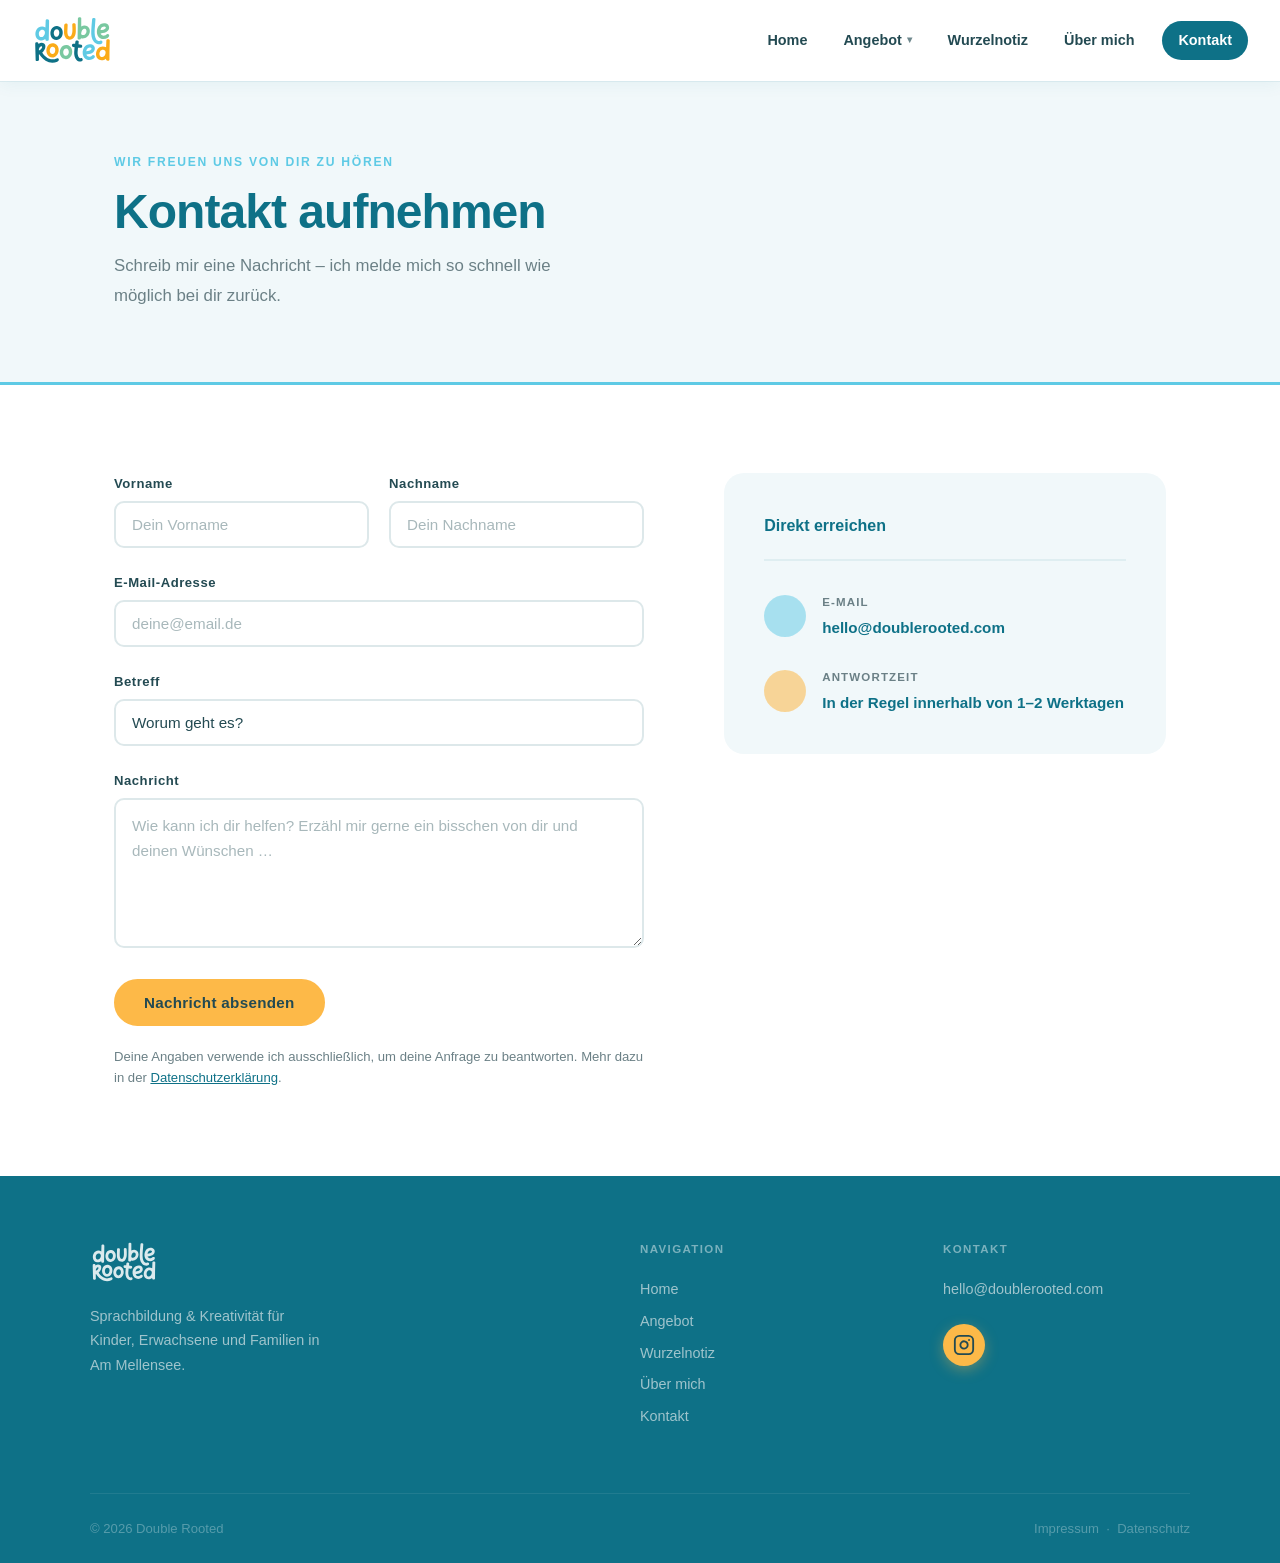
<file: contact.html>
<!DOCTYPE html>
<html lang="de">
<head>
  <meta charset="UTF-8" />
  <meta name="viewport" content="width=device-width, initial-scale=1.0" />
  <meta name="description" content="Kontakt aufnehmen mit Double Rooted – Sprachbildung &amp; Kreativität in Am Mellensee." />
  <title>Kontakt – Double Rooted</title>
  <link rel="stylesheet" href="styles.css" />
  <link rel="icon" type="image/svg+xml" href="images/logofiles/favicon.svg" />
  <link rel="icon" type="image/png" sizes="32x32" href="images/logofiles/favicon-32x32.png" />
  <link rel="icon" type="image/png" sizes="16x16" href="images/logofiles/favicon-16x16.png" />
  <link rel="apple-touch-icon" href="images/logofiles/apple-touch-icon.png" />
  <link rel="manifest" href="images/logofiles/site.webmanifest" />
</head>
<body>

  <!-- ════ HEADER ════ -->
  <header class="site-header">
    <a href="/" class="logo">
      <img src="images/double-rooted-logo.svg" alt="Double Rooted" />
    </a>
    <nav class="main-nav" aria-label="Hauptnavigation">
      <a href="/">Home</a>
      <div class="nav-dropdown">
        <a href="angebot.html" class="nav-dropdown-trigger">
          Angebot <span class="nav-chevron" aria-hidden="true">▾</span>
        </a>
        <div class="nav-dropdown-menu">
          <div class="nav-dropdown-menu-inner">
            <a href="angebot.html#english-explorers">English Explorers</a>
            <a href="angebot.html#konversationscoaching">Konversationscoaching</a>
            <a href="angebot.html#keramik">Keramik bemalen</a>
          </div>
        </div>
      </div>
      <a href="wurzelnotiz.html">Wurzelnotiz</a>
      <a href="ueber-mich.html">Über mich</a>
      <a href="contact.html" class="nav-cta active">Kontakt</a>
    </nav>
    <button class="nav-toggle" aria-label="Menü öffnen" aria-expanded="false">
      <span class="nav-toggle-bar"></span>
      <span class="nav-toggle-bar"></span>
      <span class="nav-toggle-bar"></span>
    </button>
  </header>

  <main>

    <!-- ════ PAGE HERO ════ -->
    <section class="page-hero">
      <div class="container">
        <span class="section-label">Wir freuen uns von dir zu hören</span>
        <h1>Kontakt aufnehmen</h1>
        <p>Schreib mir eine Nachricht – ich melde mich so schnell wie möglich bei dir zurück.</p>
      </div>
    </section>

    <!-- ════ CONTACT SECTION ════ -->
    <section class="contact-section">
      <div class="container">
        <div class="contact-grid">

          <!-- ── Contact Form ── -->
          <div>
            <div id="form-success" class="form-success" style="display:none;">
              <div style="display:flex;gap:12px;margin-bottom:0.75rem;">
                <div style="width:14px;height:14px;border-radius:50%;background:#5ECAE5;flex-shrink:0;margin-top:3px;"></div>
                <div style="width:14px;height:14px;border-radius:50%;background:#7AC8A1;flex-shrink:0;margin-top:3px;"></div>
                <div style="width:14px;height:14px;border-radius:50%;background:#FDB948;flex-shrink:0;margin-top:3px;"></div>
              </div>
              <p style="font-weight:700;color:var(--deep-teal);margin-bottom:0.35rem;">Vielen Dank!</p>
              <p style="color:var(--muted);font-size:0.95rem;">Deine Nachricht ist angekommen. Ich melde mich innerhalb von 1–2 Werktagen bei dir.</p>
            </div>

            <div id="form-error" class="form-error" style="display:none;"></div>

            <form id="contact-form" novalidate>
              <div class="form-row">
                <div class="form-group">
                  <label for="first-name">Vorname</label>
                  <input
                    type="text"
                    id="first-name"
                    name="first_name"
                    placeholder="Dein Vorname"
                    autocomplete="given-name"
                    required
                  />
                </div>
                <div class="form-group">
                  <label for="last-name">Nachname</label>
                  <input
                    type="text"
                    id="last-name"
                    name="last_name"
                    placeholder="Dein Nachname"
                    autocomplete="family-name"
                    required
                  />
                </div>
              </div>

              <div class="form-group">
                <label for="email">E-Mail-Adresse</label>
                <input
                  type="email"
                  id="email"
                  name="email"
                  placeholder="deine@email.de"
                  autocomplete="email"
                  required
                />
              </div>

              <div class="form-group">
                <label for="subject">Betreff</label>
                <select id="subject" name="subject">
                  <option value="" disabled selected>Worum geht es?</option>
                  <option value="english-explorers">English Explorers</option>
                  <option value="konversationscoaching">Konversationscoaching</option>
                  <option value="keramik">Keramik bemalen bei Studio Moki</option>
                  <option value="sonstiges">Sonstiges</option>
                </select>
              </div>

              <div class="form-group">
                <label for="message">Nachricht</label>
                <textarea
                  id="message"
                  name="message"
                  placeholder="Wie kann ich dir helfen? Erzähl mir gerne ein bisschen von dir und deinen Wünschen …"
                  required
                ></textarea>
              </div>

              <!-- Honeypot: hidden from users, bots fill it, Worker discards the submission -->
              <div style="position:absolute;left:-9999px;opacity:0;pointer-events:none;" aria-hidden="true">
                <input type="text" name="_gotcha" tabindex="-1" autocomplete="off" />
              </div>

              <button type="submit" id="submit-btn" class="btn btn-primary">
                Nachricht absenden
              </button>

              <p style="margin-top:1.25rem;font-size:0.82rem;color:var(--muted);line-height:1.6;">
                Deine Angaben verwende ich ausschließlich, um deine Anfrage zu beantworten. Mehr dazu
                in der <a href="datenschutz.html" style="color:var(--deep-teal);">Datenschutzerklärung</a>.
              </p>
            </form>
          </div>

          <!-- ── Contact Info ── -->
          <div>
            <div class="contact-info-card">
              <h3>Direkt erreichen</h3>

              <div class="info-item">
                <div class="info-dot" style="background:var(--sky-blue);opacity:0.5;"></div>
                <div>
                  <span class="info-label">E-Mail</span>
                  <a href="mailto:hello@doublerooted.com" class="info-value">
                    hello@doublerooted.com
                  </a>
                </div>
              </div>

              <div class="info-item" style="margin-bottom:0;">
                <div class="info-dot" style="background:var(--amber);opacity:0.55;"></div>
                <div>
                  <span class="info-label">Antwortzeit</span>
                  <span class="info-value">In der Regel innerhalb von 1–2 Werktagen</span>
                </div>
              </div>

            </div>
          </div>

        </div>
      </div>
    </section>

  </main>

  <!-- ════ FOOTER ════ -->
  <footer class="site-footer">
    <div class="footer-grid">

      <div class="footer-brand">
        <img src="images/double-rooted-logo.svg" alt="Double Rooted" class="footer-logo" />
        <p>Sprachbildung &amp; Kreativität für Kinder, Erwachsene und Familien in Am Mellensee.</p>
      </div>

      <nav class="footer-col" aria-label="Footer-Navigation">
        <h3>Navigation</h3>
        <a href="/">Home</a>
        <a href="angebot.html">Angebot</a>
        <a href="wurzelnotiz.html">Wurzelnotiz</a>
        <a href="ueber-mich.html">Über mich</a>
        <a href="contact.html">Kontakt</a>
      </nav>

      <div class="footer-col">
        <h3>Kontakt</h3>
        <a href="mailto:hello@doublerooted.com">hello@doublerooted.com</a>
        <a href="https://www.instagram.com/double.rooted/" target="_blank" rel="noopener" class="footer-social" aria-label="Double Rooted auf Instagram">
        <svg xmlns="http://www.w3.org/2000/svg" width="22" height="22" viewBox="0 0 24 24" fill="none" stroke="currentColor" stroke-width="2" stroke-linecap="round" stroke-linejoin="round" aria-hidden="true"><rect x="2" y="2" width="20" height="20" rx="5" ry="5"/><path d="M16 11.37A4 4 0 1 1 12.63 8 4 4 0 0 1 16 11.37z"/><line x1="17.5" y1="6.5" x2="17.51" y2="6.5"/></svg>
        </a>
      </div>

    </div>
    <div class="footer-bottom">
      <span>© 2026 Double Rooted</span>
      <span>
        <a href="impressum.html">Impressum</a> &nbsp;·&nbsp;
        <a href="datenschutz.html">Datenschutz</a>
      </span>
    </div>
  </footer>

  <script>
    // Pre-select Betreff from URL param (e.g. contact.html?subject=english-explorers)
    (function() {
      var params = new URLSearchParams(window.location.search);
      var subject = params.get('subject');
      if (subject) {
        var select = document.getElementById('subject');
        for (var i = 0; i < select.options.length; i++) {
          if (select.options[i].value === subject) {
            select.selectedIndex = i;
            break;
          }
        }
      }
    })();

    var form    = document.getElementById('contact-form');
    var success = document.getElementById('form-success');
    var error   = document.getElementById('form-error');
    var btn     = document.getElementById('submit-btn');

    form.addEventListener('submit', async function (e) {
      e.preventDefault();
      btn.disabled = true;
      btn.textContent = 'Wird gesendet…';
      error.style.display = 'none';

      try {
        var ENDPOINT = 'https://double-rooted-contact.sophie-c5a.workers.dev/';

        var res = await fetch(ENDPOINT, {
          method: 'POST',
          body: new FormData(form),
          headers: { 'Accept': 'application/json' }
        });

        if (res.ok) {
          form.style.display = 'none';
          success.style.display = 'block';
        } else {
          var data = await res.json();
          var msg = data.error || (data.errors
            ? data.errors.map(function (e) { return e.message; }).join(' ')
            : 'Etwas ist schiefgelaufen. Bitte versuche es erneut.');
          error.textContent = msg;
          error.style.display = 'block';
          btn.disabled = false;
          btn.textContent = 'Nachricht absenden';
        }
      } catch (_) {
        error.textContent = 'Verbindungsfehler. Bitte prüfe deine Internetverbindung und versuche es erneut.';
        error.style.display = 'block';
        btn.disabled = false;
        btn.textContent = 'Nachricht absenden';
      }
    });
  </script>


  <script src="nav.js"></script>
</body>
</html>
</file>
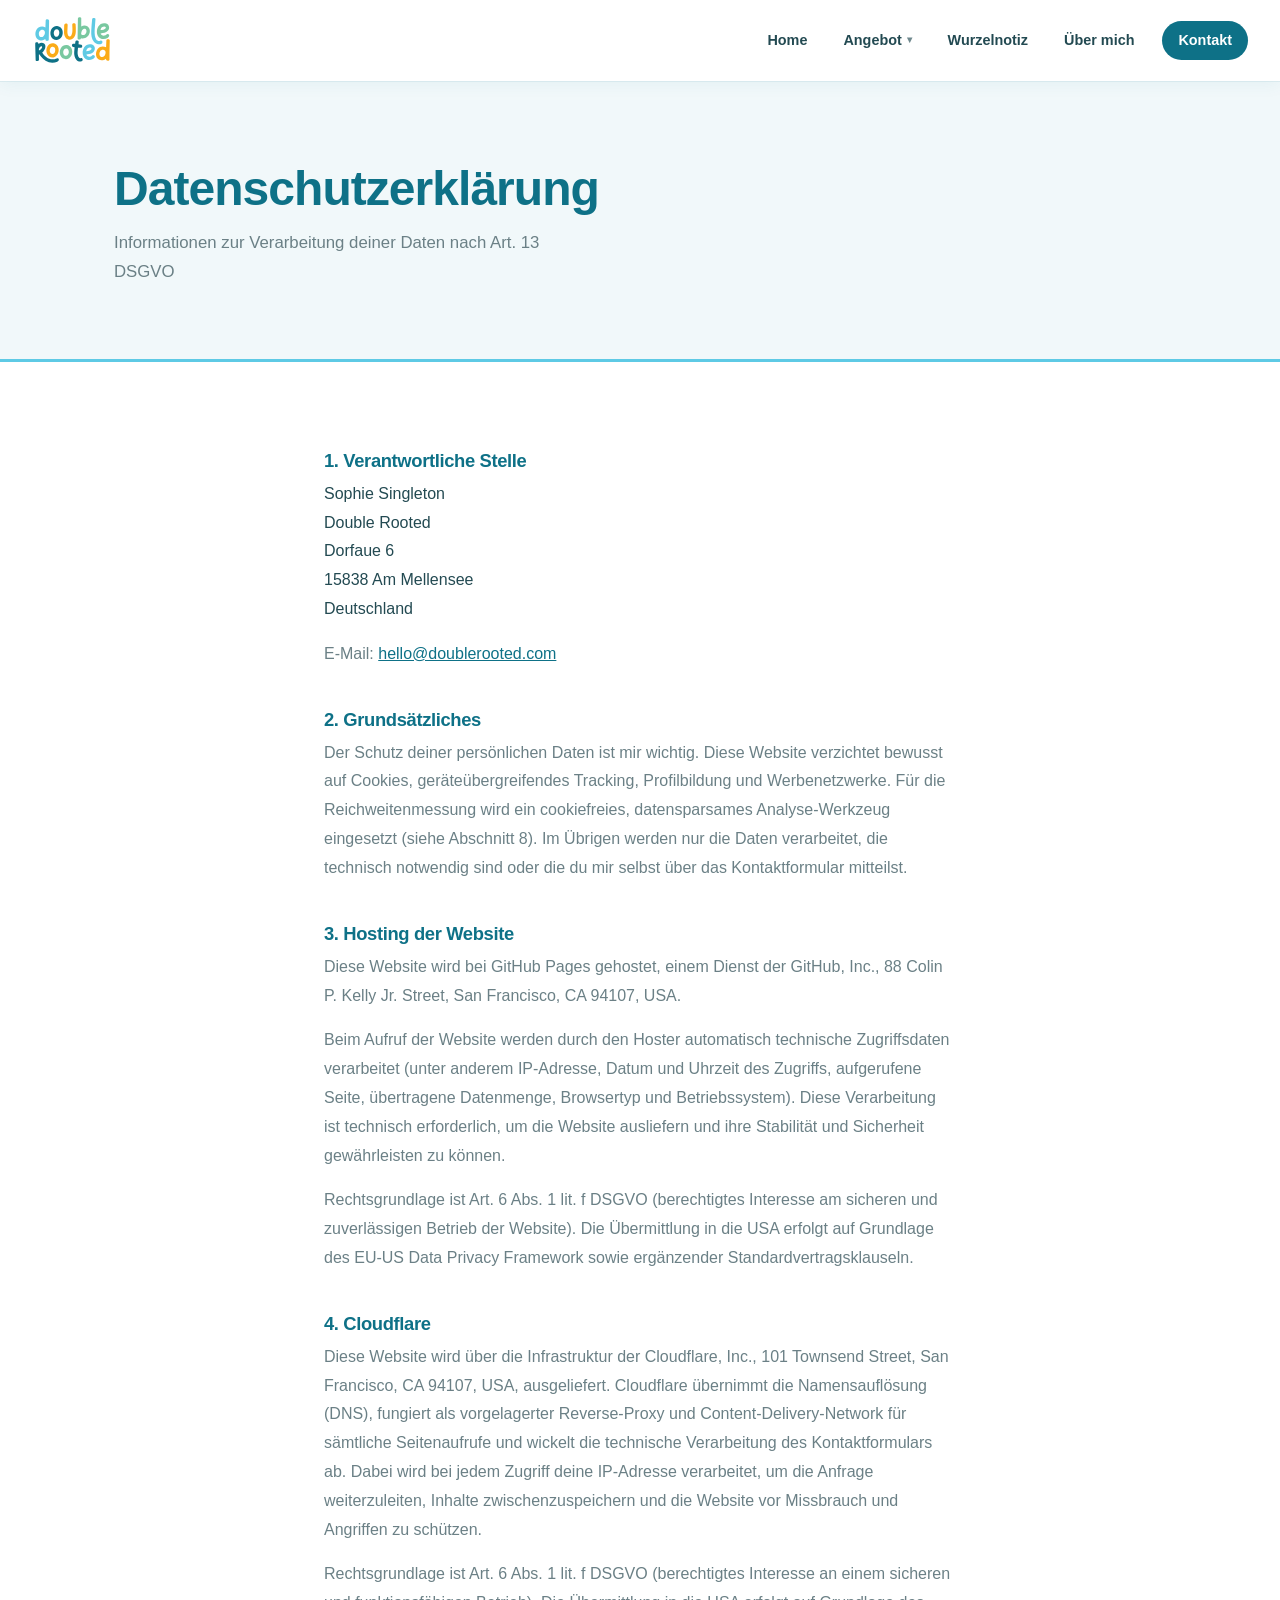
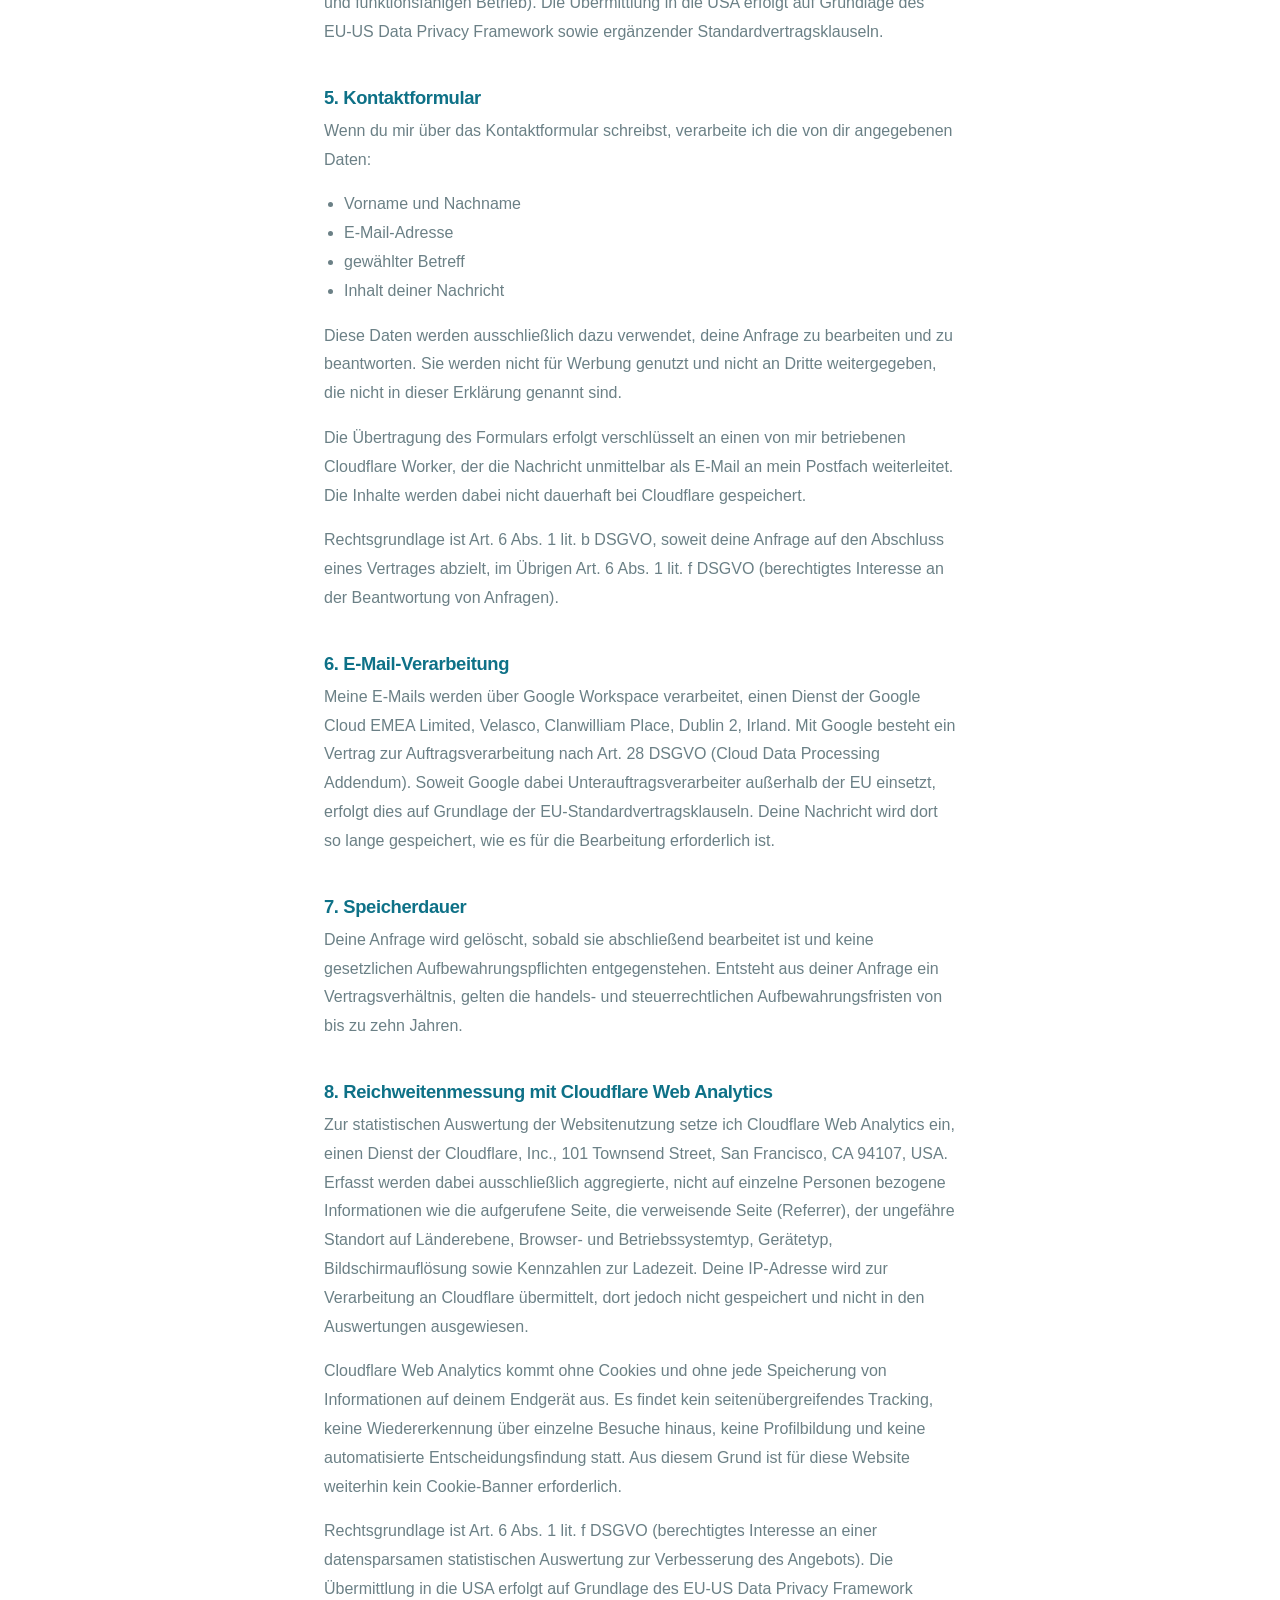
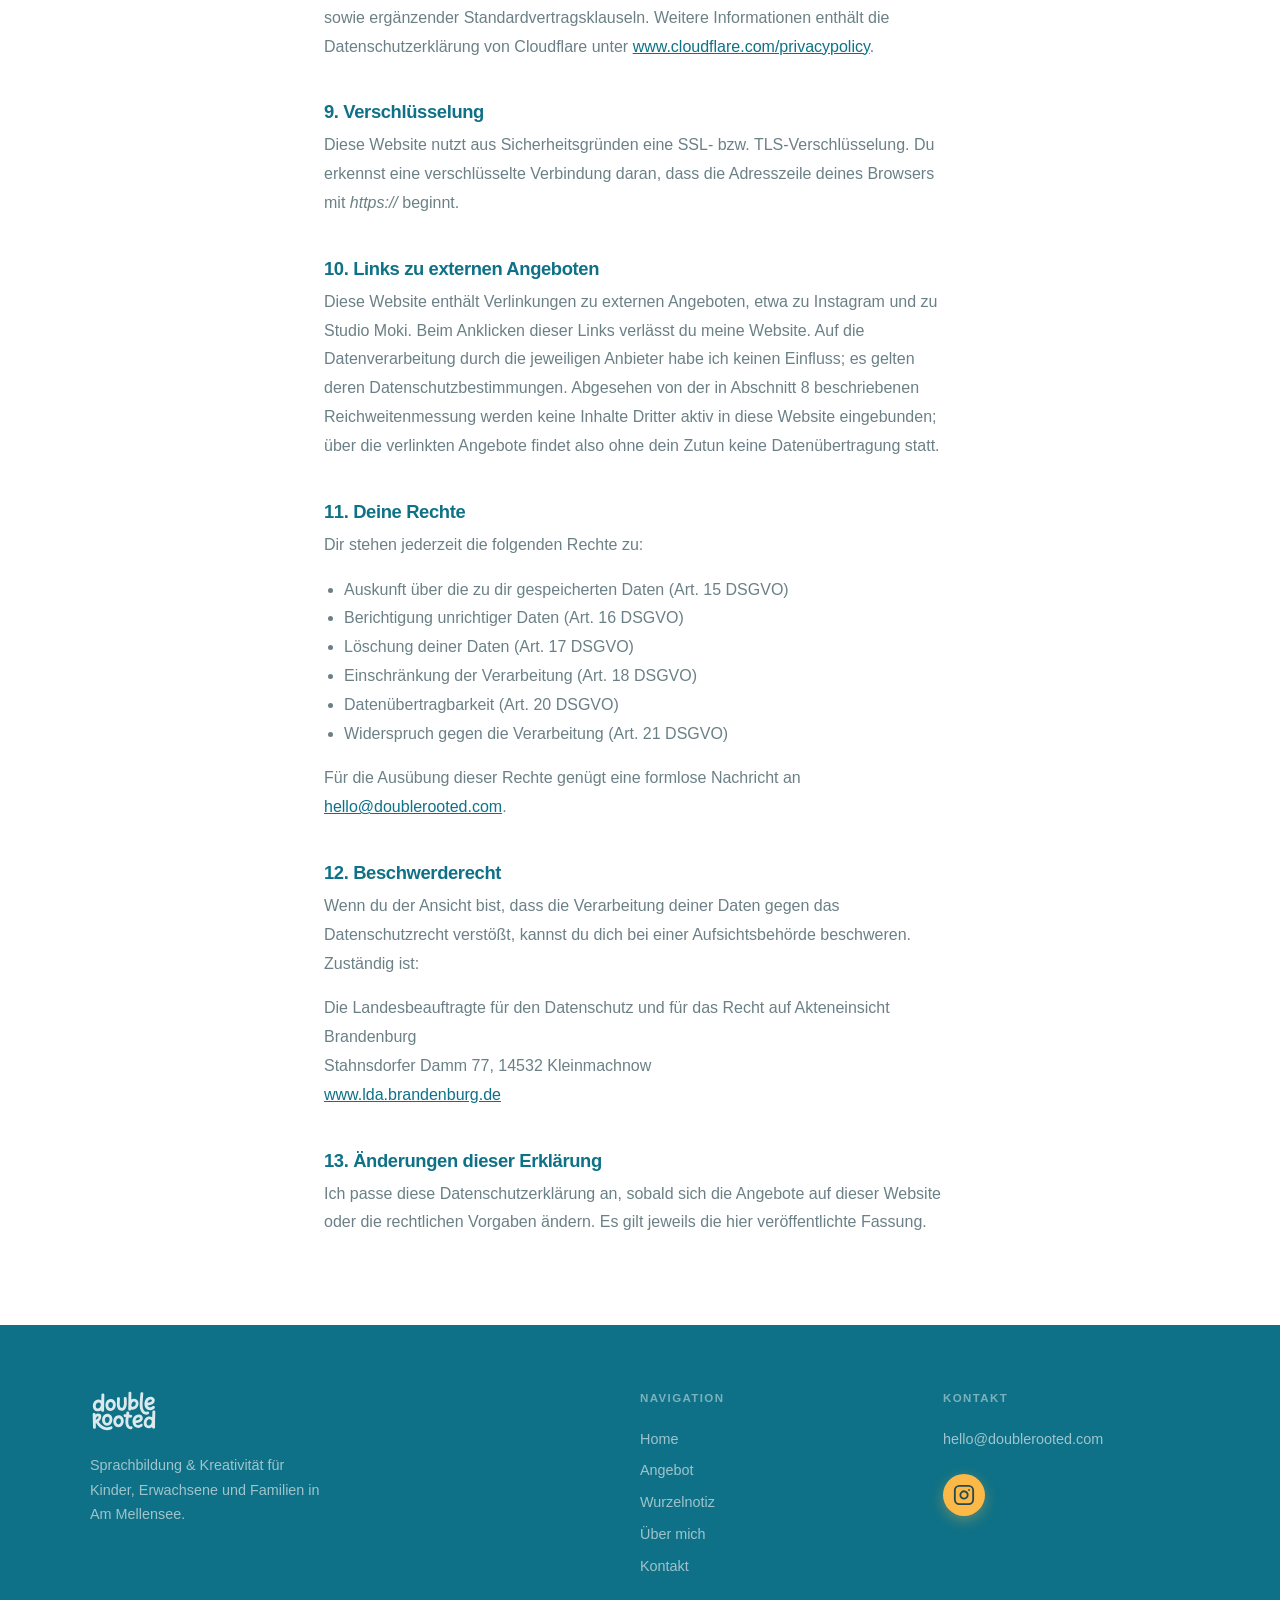
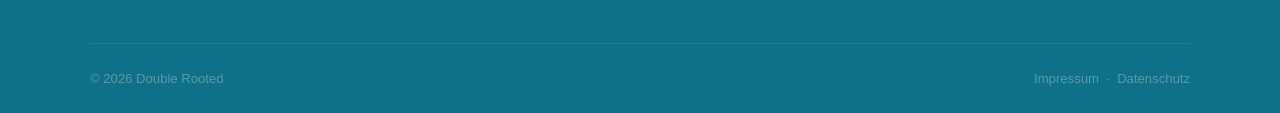
<file: datenschutz.html>
<!DOCTYPE html>
<html lang="de">
<head>
  <meta charset="UTF-8" />
  <meta name="viewport" content="width=device-width, initial-scale=1.0" />
  <meta name="description" content="Datenschutzerklärung – Double Rooted" />
  <meta name="robots" content="noindex" />
  <title>Datenschutz – Double Rooted</title>
  <link rel="stylesheet" href="styles.css" />
  <link rel="icon" type="image/svg+xml" href="images/logofiles/favicon.svg" />
  <link rel="icon" type="image/png" sizes="32x32" href="images/logofiles/favicon-32x32.png" />
  <link rel="icon" type="image/png" sizes="16x16" href="images/logofiles/favicon-16x16.png" />
  <link rel="apple-touch-icon" href="images/logofiles/apple-touch-icon.png" />
  <link rel="manifest" href="images/logofiles/site.webmanifest" />
</head>
<body>

  <!-- ════ HEADER ════ -->
  <header class="site-header">
    <a href="/" class="logo">
      <img src="images/double-rooted-logo.svg" alt="Double Rooted" />
    </a>
    <nav class="main-nav" aria-label="Hauptnavigation">
      <a href="/">Home</a>
      <div class="nav-dropdown">
        <a href="angebot.html" class="nav-dropdown-trigger">
          Angebot <span class="nav-chevron" aria-hidden="true">▾</span>
        </a>
        <div class="nav-dropdown-menu">
          <div class="nav-dropdown-menu-inner">
            <a href="angebot.html#english-explorers">English Explorers</a>
            <a href="angebot.html#konversationscoaching">Konversationscoaching</a>
            <a href="angebot.html#keramik">Keramik bemalen</a>
          </div>
        </div>
      </div>
      <a href="wurzelnotiz.html">Wurzelnotiz</a>
      <a href="ueber-mich.html">Über mich</a>
      <a href="contact.html" class="nav-cta">Kontakt</a>
    </nav>
    <button class="nav-toggle" aria-label="Menü öffnen" aria-expanded="false">
      <span class="nav-toggle-bar"></span>
      <span class="nav-toggle-bar"></span>
      <span class="nav-toggle-bar"></span>
    </button>
  </header>

  <main>

    <section class="page-hero">
      <div class="container">
        <h1>Datenschutzerklärung</h1>
        <p>Informationen zur Verarbeitung deiner Daten nach Art. 13 DSGVO</p>
      </div>
    </section>

    <section class="section" style="background:var(--white);">
      <div class="container" style="max-width:680px;">

        <h2 class="section-title" style="font-size:1.15rem;margin-bottom:0.5rem;">1. Verantwortliche Stelle</h2>
        <p style="color:var(--dark-teal);line-height:1.8;margin-bottom:1rem;">
          Sophie Singleton<br />
          Double Rooted<br />
          Dorfaue 6<br />
          15838 Am Mellensee<br />
          Deutschland
        </p>
        <p style="color:var(--muted);line-height:1.8;margin-bottom:2.5rem;">
          E-Mail: <a href="mailto:hello@doublerooted.com" style="color:var(--deep-teal);">hello@doublerooted.com</a>
        </p>

        <h2 class="section-title" style="font-size:1.15rem;margin-bottom:0.5rem;">2. Grundsätzliches</h2>
        <p style="color:var(--muted);line-height:1.8;margin-bottom:2.5rem;">
          Der Schutz deiner persönlichen Daten ist mir wichtig. Diese Website verzichtet bewusst auf
          Cookies, geräteübergreifendes Tracking, Profilbildung und Werbenetzwerke. Für die
          Reichweitenmessung wird ein cookiefreies, datensparsames Analyse-Werkzeug eingesetzt
          (siehe Abschnitt 8). Im Übrigen werden nur die Daten verarbeitet, die technisch notwendig
          sind oder die du mir selbst über das Kontaktformular mitteilst.
        </p>

        <h2 class="section-title" style="font-size:1.15rem;margin-bottom:0.5rem;">3. Hosting der Website</h2>
        <p style="color:var(--muted);line-height:1.8;margin-bottom:1rem;">
          Diese Website wird bei GitHub Pages gehostet, einem Dienst der GitHub, Inc.,
          88 Colin P. Kelly Jr. Street, San Francisco, CA 94107, USA.
        </p>
        <p style="color:var(--muted);line-height:1.8;margin-bottom:1rem;">
          Beim Aufruf der Website werden durch den Hoster automatisch technische Zugriffsdaten
          verarbeitet (unter anderem IP-Adresse, Datum und Uhrzeit des Zugriffs, aufgerufene Seite,
          übertragene Datenmenge, Browsertyp und Betriebssystem). Diese Verarbeitung ist technisch
          erforderlich, um die Website ausliefern und ihre Stabilität und Sicherheit gewährleisten
          zu können.
        </p>
        <p style="color:var(--muted);line-height:1.8;margin-bottom:2.5rem;">
          Rechtsgrundlage ist Art. 6 Abs. 1 lit. f DSGVO (berechtigtes Interesse am sicheren und
          zuverlässigen Betrieb der Website). Die Übermittlung in die USA erfolgt auf Grundlage des
          EU-US Data Privacy Framework sowie ergänzender Standardvertragsklauseln.
        </p>

        <h2 class="section-title" style="font-size:1.15rem;margin-bottom:0.5rem;">4. Cloudflare</h2>
        <p style="color:var(--muted);line-height:1.8;margin-bottom:1rem;">
          Diese Website wird über die Infrastruktur der Cloudflare, Inc., 101 Townsend Street,
          San Francisco, CA 94107, USA, ausgeliefert. Cloudflare übernimmt die Namensauflösung (DNS),
          fungiert als vorgelagerter Reverse-Proxy und Content-Delivery-Network für sämtliche
          Seitenaufrufe und wickelt die technische Verarbeitung des Kontaktformulars ab. Dabei wird bei
          jedem Zugriff deine IP-Adresse verarbeitet, um die Anfrage weiterzuleiten, Inhalte
          zwischenzuspeichern und die Website vor Missbrauch und Angriffen zu schützen.
        </p>
        <p style="color:var(--muted);line-height:1.8;margin-bottom:2.5rem;">
          Rechtsgrundlage ist Art. 6 Abs. 1 lit. f DSGVO (berechtigtes Interesse an einem sicheren und
          funktionsfähigen Betrieb). Die Übermittlung in die USA erfolgt auf Grundlage des
          EU-US Data Privacy Framework sowie ergänzender Standardvertragsklauseln.
        </p>

        <h2 class="section-title" style="font-size:1.15rem;margin-bottom:0.5rem;">5. Kontaktformular</h2>
        <p style="color:var(--muted);line-height:1.8;margin-bottom:1rem;">
          Wenn du mir über das Kontaktformular schreibst, verarbeite ich die von dir angegebenen Daten:
        </p>
        <ul style="color:var(--muted);line-height:1.8;margin:0 0 1rem 1.25rem;">
          <li>Vorname und Nachname</li>
          <li>E-Mail-Adresse</li>
          <li>gewählter Betreff</li>
          <li>Inhalt deiner Nachricht</li>
        </ul>
        <p style="color:var(--muted);line-height:1.8;margin-bottom:1rem;">
          Diese Daten werden ausschließlich dazu verwendet, deine Anfrage zu bearbeiten und zu
          beantworten. Sie werden nicht für Werbung genutzt und nicht an Dritte weitergegeben, die
          nicht in dieser Erklärung genannt sind.
        </p>
        <p style="color:var(--muted);line-height:1.8;margin-bottom:1rem;">
          Die Übertragung des Formulars erfolgt verschlüsselt an einen von mir betriebenen
          Cloudflare Worker, der die Nachricht unmittelbar als E-Mail an mein Postfach weiterleitet.
          Die Inhalte werden dabei nicht dauerhaft bei Cloudflare gespeichert.
        </p>
        <p style="color:var(--muted);line-height:1.8;margin-bottom:2.5rem;">
          Rechtsgrundlage ist Art. 6 Abs. 1 lit. b DSGVO, soweit deine Anfrage auf den Abschluss eines
          Vertrages abzielt, im Übrigen Art. 6 Abs. 1 lit. f DSGVO (berechtigtes Interesse an der
          Beantwortung von Anfragen).
        </p>

        <h2 class="section-title" style="font-size:1.15rem;margin-bottom:0.5rem;">6. E-Mail-Verarbeitung</h2>
        <p style="color:var(--muted);line-height:1.8;margin-bottom:2.5rem;">
          Meine E-Mails werden über Google Workspace verarbeitet, einen Dienst der Google Cloud EMEA
          Limited, Velasco, Clanwilliam Place, Dublin 2, Irland. Mit Google besteht ein Vertrag zur
          Auftragsverarbeitung nach Art. 28 DSGVO (Cloud Data Processing Addendum). Soweit Google
          dabei Unterauftragsverarbeiter außerhalb der EU einsetzt, erfolgt dies auf Grundlage der
          EU-Standardvertragsklauseln. Deine Nachricht wird dort so lange gespeichert, wie es für die
          Bearbeitung erforderlich ist.
        </p>

        <h2 class="section-title" style="font-size:1.15rem;margin-bottom:0.5rem;">7. Speicherdauer</h2>
        <p style="color:var(--muted);line-height:1.8;margin-bottom:2.5rem;">
          Deine Anfrage wird gelöscht, sobald sie abschließend bearbeitet ist und keine gesetzlichen
          Aufbewahrungspflichten entgegenstehen. Entsteht aus deiner Anfrage ein Vertragsverhältnis,
          gelten die handels- und steuerrechtlichen Aufbewahrungsfristen von bis zu zehn Jahren.
        </p>

        <h2 class="section-title" style="font-size:1.15rem;margin-bottom:0.5rem;">8. Reichweitenmessung mit Cloudflare Web Analytics</h2>
        <p style="color:var(--muted);line-height:1.8;margin-bottom:1rem;">
          Zur statistischen Auswertung der Websitenutzung setze ich Cloudflare Web Analytics ein, einen
          Dienst der Cloudflare, Inc., 101 Townsend Street, San Francisco, CA 94107, USA. Erfasst werden
          dabei ausschließlich aggregierte, nicht auf einzelne Personen bezogene Informationen wie die
          aufgerufene Seite, die verweisende Seite (Referrer), der ungefähre Standort auf Länderebene,
          Browser- und Betriebssystemtyp, Gerätetyp, Bildschirmauflösung sowie Kennzahlen zur Ladezeit.
          Deine IP-Adresse wird zur Verarbeitung an Cloudflare übermittelt, dort jedoch nicht
          gespeichert und nicht in den Auswertungen ausgewiesen.
        </p>
        <p style="color:var(--muted);line-height:1.8;margin-bottom:1rem;">
          Cloudflare Web Analytics kommt ohne Cookies und ohne jede Speicherung von Informationen auf
          deinem Endgerät aus. Es findet kein seitenübergreifendes Tracking, keine Wiedererkennung über
          einzelne Besuche hinaus, keine Profilbildung und keine automatisierte Entscheidungsfindung
          statt. Aus diesem Grund ist für diese Website weiterhin kein Cookie-Banner erforderlich.
        </p>
        <p style="color:var(--muted);line-height:1.8;margin-bottom:2.5rem;">
          Rechtsgrundlage ist Art. 6 Abs. 1 lit. f DSGVO (berechtigtes Interesse an einer datensparsamen
          statistischen Auswertung zur Verbesserung des Angebots). Die Übermittlung in die USA erfolgt
          auf Grundlage des EU-US Data Privacy Framework sowie ergänzender Standardvertragsklauseln.
          Weitere Informationen enthält die Datenschutzerklärung von Cloudflare unter
          <a href="https://www.cloudflare.com/privacypolicy/" target="_blank" rel="noopener noreferrer" style="color:var(--deep-teal);">www.cloudflare.com/privacypolicy</a>.
        </p>

        <h2 class="section-title" style="font-size:1.15rem;margin-bottom:0.5rem;">9. Verschlüsselung</h2>
        <p style="color:var(--muted);line-height:1.8;margin-bottom:2.5rem;">
          Diese Website nutzt aus Sicherheitsgründen eine SSL- bzw. TLS-Verschlüsselung. Du erkennst
          eine verschlüsselte Verbindung daran, dass die Adresszeile deines Browsers mit
          <em>https://</em> beginnt.
        </p>

        <h2 class="section-title" style="font-size:1.15rem;margin-bottom:0.5rem;">10. Links zu externen Angeboten</h2>
        <p style="color:var(--muted);line-height:1.8;margin-bottom:2.5rem;">
          Diese Website enthält Verlinkungen zu externen Angeboten, etwa zu Instagram und zu
          Studio Moki. Beim Anklicken dieser Links verlässt du meine Website. Auf die Datenverarbeitung
          durch die jeweiligen Anbieter habe ich keinen Einfluss; es gelten deren
          Datenschutzbestimmungen. Abgesehen von der in Abschnitt 8 beschriebenen Reichweitenmessung
          werden keine Inhalte Dritter aktiv in diese Website eingebunden; über die verlinkten Angebote
          findet also ohne dein Zutun keine Datenübertragung statt.
        </p>

        <h2 class="section-title" style="font-size:1.15rem;margin-bottom:0.5rem;">11. Deine Rechte</h2>
        <p style="color:var(--muted);line-height:1.8;margin-bottom:1rem;">
          Dir stehen jederzeit die folgenden Rechte zu:
        </p>
        <ul style="color:var(--muted);line-height:1.8;margin:0 0 1rem 1.25rem;">
          <li>Auskunft über die zu dir gespeicherten Daten (Art. 15 DSGVO)</li>
          <li>Berichtigung unrichtiger Daten (Art. 16 DSGVO)</li>
          <li>Löschung deiner Daten (Art. 17 DSGVO)</li>
          <li>Einschränkung der Verarbeitung (Art. 18 DSGVO)</li>
          <li>Datenübertragbarkeit (Art. 20 DSGVO)</li>
          <li>Widerspruch gegen die Verarbeitung (Art. 21 DSGVO)</li>
        </ul>
        <p style="color:var(--muted);line-height:1.8;margin-bottom:2.5rem;">
          Für die Ausübung dieser Rechte genügt eine formlose Nachricht an
          <a href="mailto:hello@doublerooted.com" style="color:var(--deep-teal);">hello@doublerooted.com</a>.
        </p>

        <h2 class="section-title" style="font-size:1.15rem;margin-bottom:0.5rem;">12. Beschwerderecht</h2>
        <p style="color:var(--muted);line-height:1.8;margin-bottom:1rem;">
          Wenn du der Ansicht bist, dass die Verarbeitung deiner Daten gegen das Datenschutzrecht
          verstößt, kannst du dich bei einer Aufsichtsbehörde beschweren. Zuständig ist:
        </p>
        <p style="color:var(--muted);line-height:1.8;margin-bottom:2.5rem;">
          Die Landesbeauftragte für den Datenschutz und für das Recht auf Akteneinsicht Brandenburg<br />
          Stahnsdorfer Damm 77, 14532 Kleinmachnow<br />
          <a href="https://www.lda.brandenburg.de" target="_blank" rel="noopener noreferrer" style="color:var(--deep-teal);">www.lda.brandenburg.de</a>
        </p>

        <h2 class="section-title" style="font-size:1.15rem;margin-bottom:0.5rem;">13. Änderungen dieser Erklärung</h2>
        <p style="color:var(--muted);line-height:1.8;">
          Ich passe diese Datenschutzerklärung an, sobald sich die Angebote auf dieser Website oder die
          rechtlichen Vorgaben ändern. Es gilt jeweils die hier veröffentlichte Fassung.
        </p>

      </div>
    </section>

  </main>

  <!-- ════ FOOTER ════ -->
  <footer class="site-footer">
    <div class="footer-grid">

      <div class="footer-brand">
        <img src="images/double-rooted-logo.svg" alt="Double Rooted" class="footer-logo" />
        <p>Sprachbildung &amp; Kreativität für Kinder, Erwachsene und Familien in Am Mellensee.</p>
      </div>

      <nav class="footer-col" aria-label="Footer-Navigation">
        <h3>Navigation</h3>
        <a href="/">Home</a>
        <a href="angebot.html">Angebot</a>
        <a href="wurzelnotiz.html">Wurzelnotiz</a>
        <a href="ueber-mich.html">Über mich</a>
        <a href="contact.html">Kontakt</a>
      </nav>

      <div class="footer-col">
        <h3>Kontakt</h3>
        <a href="mailto:hello@doublerooted.com">hello@doublerooted.com</a>
        <a href="https://www.instagram.com/double.rooted/" target="_blank" rel="noopener" class="footer-social" aria-label="Double Rooted auf Instagram">
        <svg xmlns="http://www.w3.org/2000/svg" width="22" height="22" viewBox="0 0 24 24" fill="none" stroke="currentColor" stroke-width="2" stroke-linecap="round" stroke-linejoin="round" aria-hidden="true"><rect x="2" y="2" width="20" height="20" rx="5" ry="5"/><path d="M16 11.37A4 4 0 1 1 12.63 8 4 4 0 0 1 16 11.37z"/><line x1="17.5" y1="6.5" x2="17.51" y2="6.5"/></svg>
        </a>
      </div>

    </div>
    <div class="footer-bottom">
      <span>© 2026 Double Rooted</span>
      <span>
        <a href="impressum.html">Impressum</a> &nbsp;·&nbsp;
        <a href="datenschutz.html">Datenschutz</a>
      </span>
    </div>
  </footer>

  <script src="nav.js"></script>

</body>
</html>
</file>
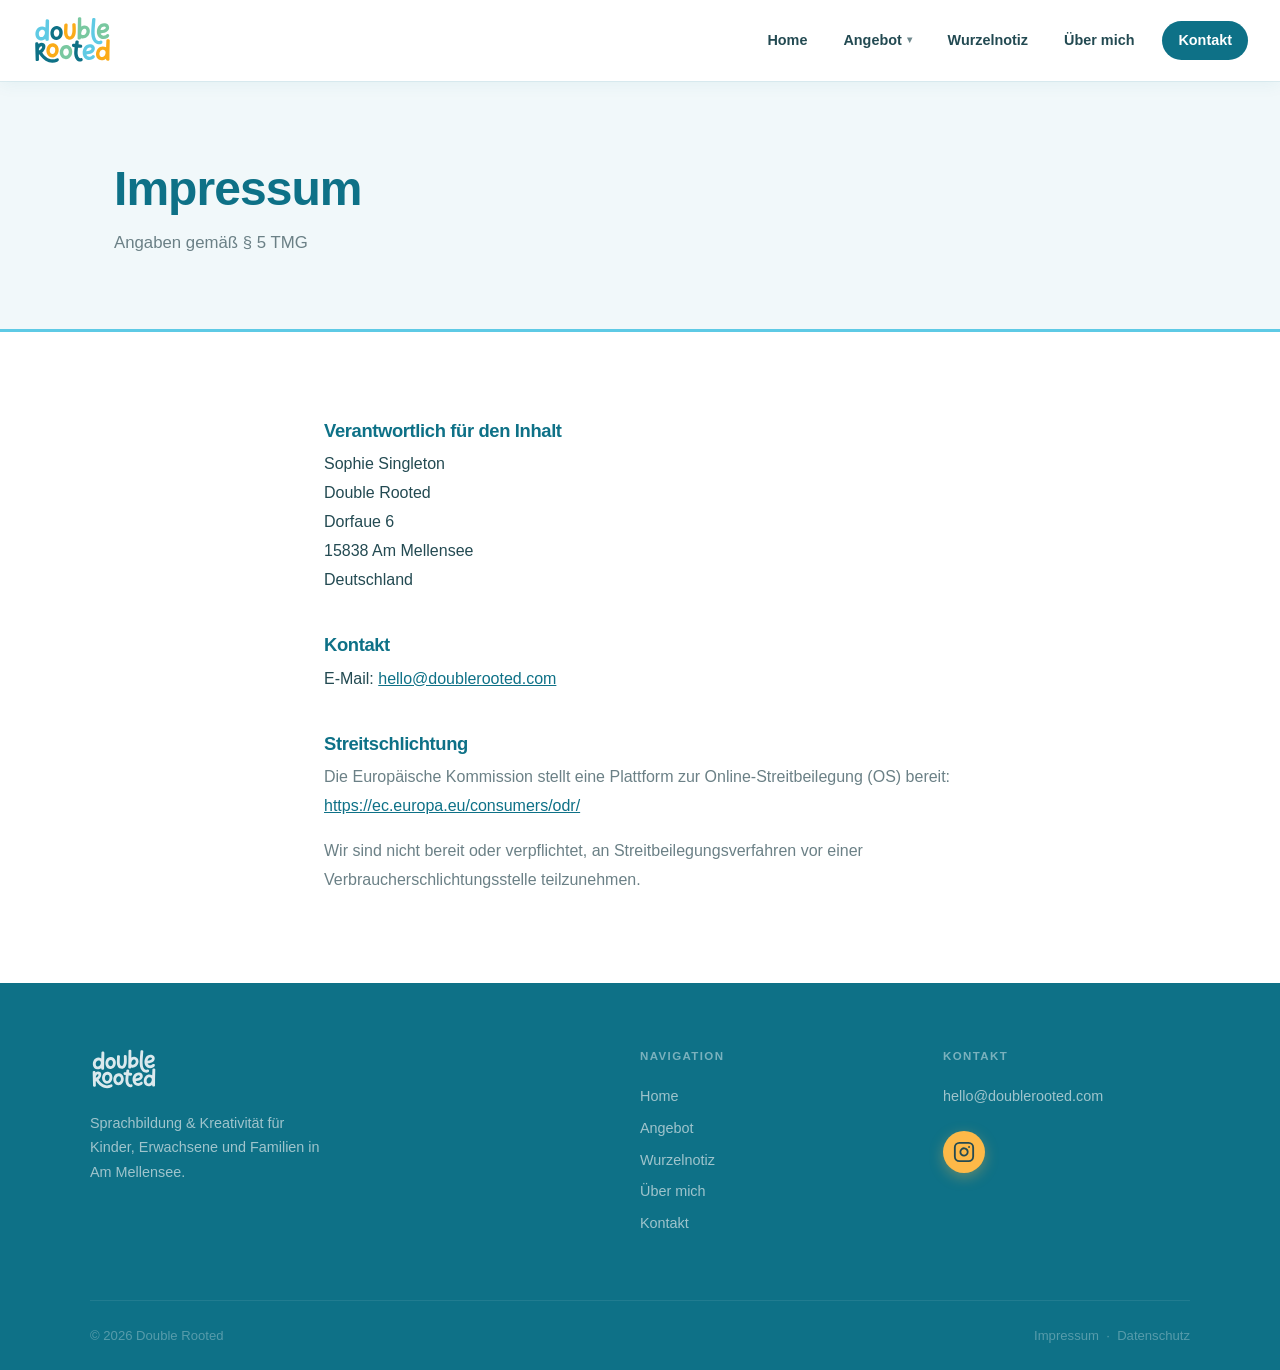
<file: impressum.html>
<!DOCTYPE html>
<html lang="de">
<head>
  <meta charset="UTF-8" />
  <meta name="viewport" content="width=device-width, initial-scale=1.0" />
  <meta name="description" content="Impressum – Double Rooted" />
  <meta name="robots" content="noindex" />
  <title>Impressum – Double Rooted</title>
  <link rel="stylesheet" href="styles.css" />
  <link rel="icon" type="image/svg+xml" href="images/logofiles/favicon.svg" />
  <link rel="icon" type="image/png" sizes="32x32" href="images/logofiles/favicon-32x32.png" />
  <link rel="icon" type="image/png" sizes="16x16" href="images/logofiles/favicon-16x16.png" />
  <link rel="apple-touch-icon" href="images/logofiles/apple-touch-icon.png" />
  <link rel="manifest" href="images/logofiles/site.webmanifest" />
</head>
<body>

  <!-- ════ HEADER ════ -->
  <header class="site-header">
    <a href="/" class="logo">
      <img src="images/double-rooted-logo.svg" alt="Double Rooted" />
    </a>
    <nav class="main-nav" aria-label="Hauptnavigation">
      <a href="/">Home</a>
      <div class="nav-dropdown">
        <a href="angebot.html" class="nav-dropdown-trigger">
          Angebot <span class="nav-chevron" aria-hidden="true">▾</span>
        </a>
        <div class="nav-dropdown-menu">
          <div class="nav-dropdown-menu-inner">
            <a href="angebot.html#english-explorers">English Explorers</a>
            <a href="angebot.html#konversationscoaching">Konversationscoaching</a>
            <a href="angebot.html#keramik">Keramik bemalen</a>
          </div>
        </div>
      </div>
      <a href="wurzelnotiz.html">Wurzelnotiz</a>
      <a href="ueber-mich.html">Über mich</a>
      <a href="contact.html" class="nav-cta">Kontakt</a>
    </nav>
    <button class="nav-toggle" aria-label="Menü öffnen" aria-expanded="false">
      <span class="nav-toggle-bar"></span>
      <span class="nav-toggle-bar"></span>
      <span class="nav-toggle-bar"></span>
    </button>
  </header>

  <main>

    <section class="page-hero">
      <div class="container">
        <h1>Impressum</h1>
        <p>Angaben gemäß § 5 TMG</p>
      </div>
    </section>

    <section class="section" style="background:var(--white);">
      <div class="container" style="max-width:680px;">

        <h2 class="section-title" style="font-size:1.15rem;margin-bottom:0.5rem;">Verantwortlich für den Inhalt</h2>
        <p style="color:var(--dark-teal);line-height:1.8;margin-bottom:2.5rem;">
          Sophie Singleton<br />
          Double Rooted<br />
          Dorfaue 6<br />
          15838 Am Mellensee<br />
          Deutschland
        </p>

        <h2 class="section-title" style="font-size:1.15rem;margin-bottom:0.5rem;">Kontakt</h2>
        <p style="color:var(--dark-teal);line-height:1.8;margin-bottom:2.5rem;">
          E-Mail: <a href="mailto:hello@doublerooted.com" style="color:var(--deep-teal);">hello@doublerooted.com</a>
        </p>

        <h2 class="section-title" style="font-size:1.15rem;margin-bottom:0.5rem;">Streitschlichtung</h2>
        <p style="color:var(--muted);line-height:1.8;margin-bottom:1rem;">
          Die Europäische Kommission stellt eine Plattform zur Online-Streitbeilegung (OS) bereit:
          <a href="https://ec.europa.eu/consumers/odr/" target="_blank" rel="noopener noreferrer" style="color:var(--deep-teal);">https://ec.europa.eu/consumers/odr/</a>
        </p>
        <p style="color:var(--muted);line-height:1.8;">
          Wir sind nicht bereit oder verpflichtet, an Streitbeilegungsverfahren vor einer Verbraucherschlichtungsstelle teilzunehmen.
        </p>

      </div>
    </section>

  </main>

  <!-- ════ FOOTER ════ -->
  <footer class="site-footer">
    <div class="footer-grid">

      <div class="footer-brand">
        <img src="images/double-rooted-logo.svg" alt="Double Rooted" class="footer-logo" />
        <p>Sprachbildung &amp; Kreativität für Kinder, Erwachsene und Familien in Am Mellensee.</p>
      </div>

      <nav class="footer-col" aria-label="Footer-Navigation">
        <h3>Navigation</h3>
        <a href="/">Home</a>
        <a href="angebot.html">Angebot</a>
        <a href="wurzelnotiz.html">Wurzelnotiz</a>
        <a href="ueber-mich.html">Über mich</a>
        <a href="contact.html">Kontakt</a>
      </nav>

      <div class="footer-col">
        <h3>Kontakt</h3>
        <a href="mailto:hello@doublerooted.com">hello@doublerooted.com</a>
        <a href="https://www.instagram.com/double.rooted/" target="_blank" rel="noopener" class="footer-social" aria-label="Double Rooted auf Instagram">
        <svg xmlns="http://www.w3.org/2000/svg" width="22" height="22" viewBox="0 0 24 24" fill="none" stroke="currentColor" stroke-width="2" stroke-linecap="round" stroke-linejoin="round" aria-hidden="true"><rect x="2" y="2" width="20" height="20" rx="5" ry="5"/><path d="M16 11.37A4 4 0 1 1 12.63 8 4 4 0 0 1 16 11.37z"/><line x1="17.5" y1="6.5" x2="17.51" y2="6.5"/></svg>
        </a>
      </div>

    </div>
    <div class="footer-bottom">
      <span>© 2026 Double Rooted</span>
      <span>
        <a href="impressum.html">Impressum</a> &nbsp;·&nbsp;
        <a href="datenschutz.html">Datenschutz</a>
      </span>
    </div>
  </footer>

  <script src="nav.js"></script>

</body>
</html>
</file>
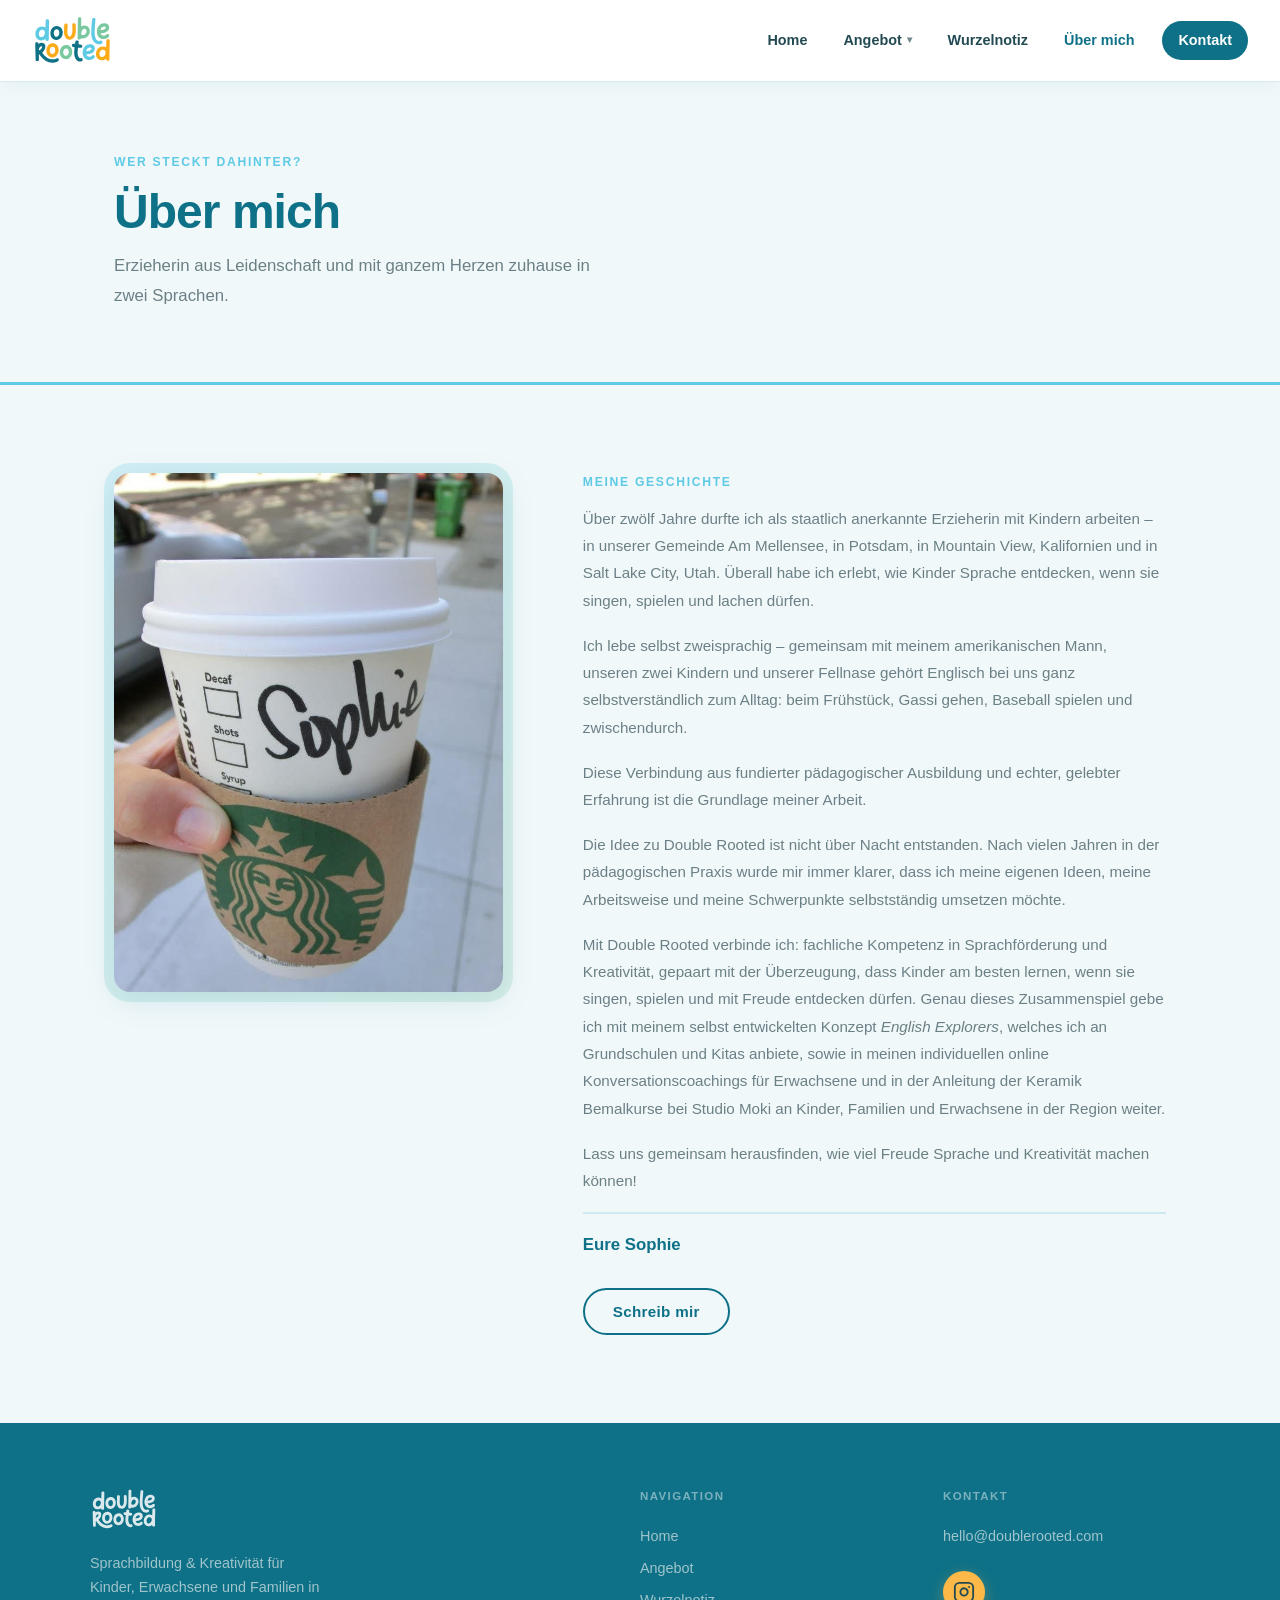
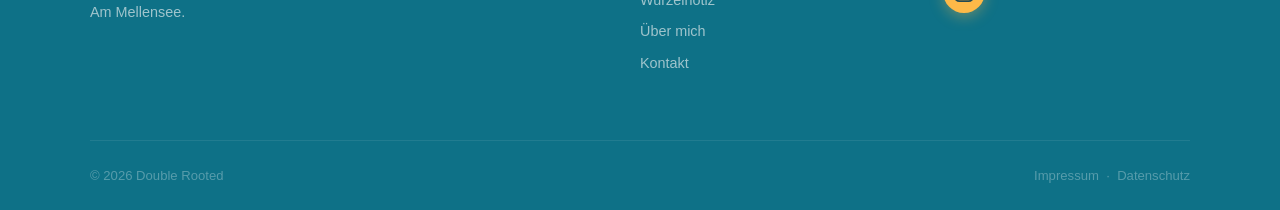
<file: ueber-mich.html>
<!DOCTYPE html>
<html lang="de">
<head>
  <meta charset="UTF-8" />
  <meta name="viewport" content="width=device-width, initial-scale=1.0" />
  <meta name="description" content="Sophie – Erzieherin aus Leidenschaft und Gründerin von Double Rooted. Über mich und meinen Weg." />
  <title>Über mich – Double Rooted</title>
  <link rel="stylesheet" href="styles.css" />
  <link rel="icon" type="image/svg+xml" href="images/logofiles/favicon.svg" />
  <link rel="icon" type="image/png" sizes="32x32" href="images/logofiles/favicon-32x32.png" />
  <link rel="icon" type="image/png" sizes="16x16" href="images/logofiles/favicon-16x16.png" />
  <link rel="apple-touch-icon" href="images/logofiles/apple-touch-icon.png" />
  <link rel="manifest" href="images/logofiles/site.webmanifest" />
</head>
<body>

  <!-- ════ HEADER ════ -->
  <header class="site-header">
    <a href="/" class="logo">
      <img src="images/double-rooted-logo.svg" alt="Double Rooted" />
    </a>
    <nav class="main-nav" aria-label="Hauptnavigation">
      <a href="/">Home</a>
      <div class="nav-dropdown">
        <a href="angebot.html" class="nav-dropdown-trigger">
          Angebot <span class="nav-chevron" aria-hidden="true">▾</span>
        </a>
        <div class="nav-dropdown-menu">
          <div class="nav-dropdown-menu-inner">
            <a href="angebot.html#english-explorers">English Explorers</a>
            <a href="angebot.html#konversationscoaching">Konversationscoaching</a>
            <a href="angebot.html#keramik">Keramik bemalen</a>
          </div>
        </div>
      </div>
      <a href="wurzelnotiz.html">Wurzelnotiz</a>
      <a href="ueber-mich.html" class="active">Über mich</a>
      <a href="contact.html" class="nav-cta">Kontakt</a>
    </nav>
    <button class="nav-toggle" aria-label="Menü öffnen" aria-expanded="false">
      <span class="nav-toggle-bar"></span>
      <span class="nav-toggle-bar"></span>
      <span class="nav-toggle-bar"></span>
    </button>
  </header>

  <main>

    <!-- ════ PAGE HERO ════ -->
    <section class="page-hero">
      <div class="container">
        <span class="section-label">Wer steckt dahinter?</span>
        <h1>Über mich</h1>
        <p>Erzieherin aus Leidenschaft und mit ganzem Herzen zuhause in zwei Sprachen.</p>
      </div>
    </section>

    <!-- ════ BIO ════ -->
    <section class="section about">
      <div class="container">
        <div class="about-grid">

          <div class="about-photo-wrap">
            <img
              src="images/Sophie-Kaffeebecher.jpg"
              alt="Sophie – Double Rooted"
              class="about-photo"
            />
          </div>

          <div>
            <span class="section-label">Meine Geschichte</span>
            <div class="about-body">
              <p>Über zwölf Jahre durfte ich als staatlich anerkannte Erzieherin mit Kindern arbeiten – in unserer Gemeinde Am Mellensee, in Potsdam, in Mountain View, Kalifornien und in Salt Lake City, Utah. Überall habe ich erlebt, wie Kinder Sprache entdecken, wenn sie singen, spielen und lachen dürfen.</p>
              <p>Ich lebe selbst zweisprachig – gemeinsam mit meinem amerikanischen Mann, unseren zwei Kindern und unserer Fellnase gehört Englisch bei uns ganz selbstverständlich zum Alltag: beim Frühstück, Gassi gehen, Baseball spielen und zwischendurch.</p>
              <p>Diese Verbindung aus fundierter pädagogischer Ausbildung und echter, gelebter Erfahrung ist die Grundlage meiner Arbeit.</p>
              <p>Die Idee zu Double Rooted ist nicht über Nacht entstanden. Nach vielen Jahren in der pädagogischen Praxis wurde mir immer klarer, dass ich meine eigenen Ideen, meine Arbeitsweise und meine Schwerpunkte selbstständig umsetzen möchte.</p>
              <p>Mit Double Rooted verbinde ich: fachliche Kompetenz in Sprachförderung und Kreativität, gepaart mit der Überzeugung, dass Kinder am besten lernen, wenn sie singen, spielen und mit Freude entdecken dürfen. Genau dieses Zusammenspiel gebe ich mit meinem selbst entwickelten Konzept <em>English Explorers</em>, welches ich an Grundschulen und Kitas anbiete, sowie in meinen individuellen online Konversationscoachings für Erwachsene und in der Anleitung der Keramik Bemalkurse bei Studio Moki an Kinder, Familien und Erwachsene in der Region weiter.</p>
              <p>Lass uns gemeinsam herausfinden, wie viel Freude Sprache und Kreativität machen können!</p>
              <p class="about-signature">Eure Sophie</p>
            </div>
            <a href="contact.html" class="btn btn-outline">Schreib mir</a>
          </div>

        </div>
      </div>
    </section>

  </main>

  <!-- ════ FOOTER ════ -->
  <footer class="site-footer">
    <div class="footer-grid">

      <div class="footer-brand">
        <img src="images/double-rooted-logo.svg" alt="Double Rooted" class="footer-logo" />
        <p>Sprachbildung &amp; Kreativität für Kinder, Erwachsene und Familien in Am Mellensee.</p>
      </div>

      <nav class="footer-col" aria-label="Footer-Navigation">
        <h3>Navigation</h3>
        <a href="/">Home</a>
        <a href="angebot.html">Angebot</a>
        <a href="wurzelnotiz.html">Wurzelnotiz</a>
        <a href="ueber-mich.html">Über mich</a>
        <a href="contact.html">Kontakt</a>
      </nav>

      <div class="footer-col">
        <h3>Kontakt</h3>
        <a href="mailto:hello@doublerooted.com">hello@doublerooted.com</a>
        <a href="https://www.instagram.com/double.rooted/" target="_blank" rel="noopener" class="footer-social" aria-label="Double Rooted auf Instagram">
        <svg xmlns="http://www.w3.org/2000/svg" width="22" height="22" viewBox="0 0 24 24" fill="none" stroke="currentColor" stroke-width="2" stroke-linecap="round" stroke-linejoin="round" aria-hidden="true"><rect x="2" y="2" width="20" height="20" rx="5" ry="5"/><path d="M16 11.37A4 4 0 1 1 12.63 8 4 4 0 0 1 16 11.37z"/><line x1="17.5" y1="6.5" x2="17.51" y2="6.5"/></svg>
        </a>
      </div>

    </div>
    <div class="footer-bottom">
      <span>© 2026 Double Rooted</span>
      <span>
        <a href="impressum.html">Impressum</a> &nbsp;·&nbsp;
        <a href="datenschutz.html">Datenschutz</a>
      </span>
    </div>
  </footer>


  <script src="nav.js"></script>
</body>
</html>
</file>
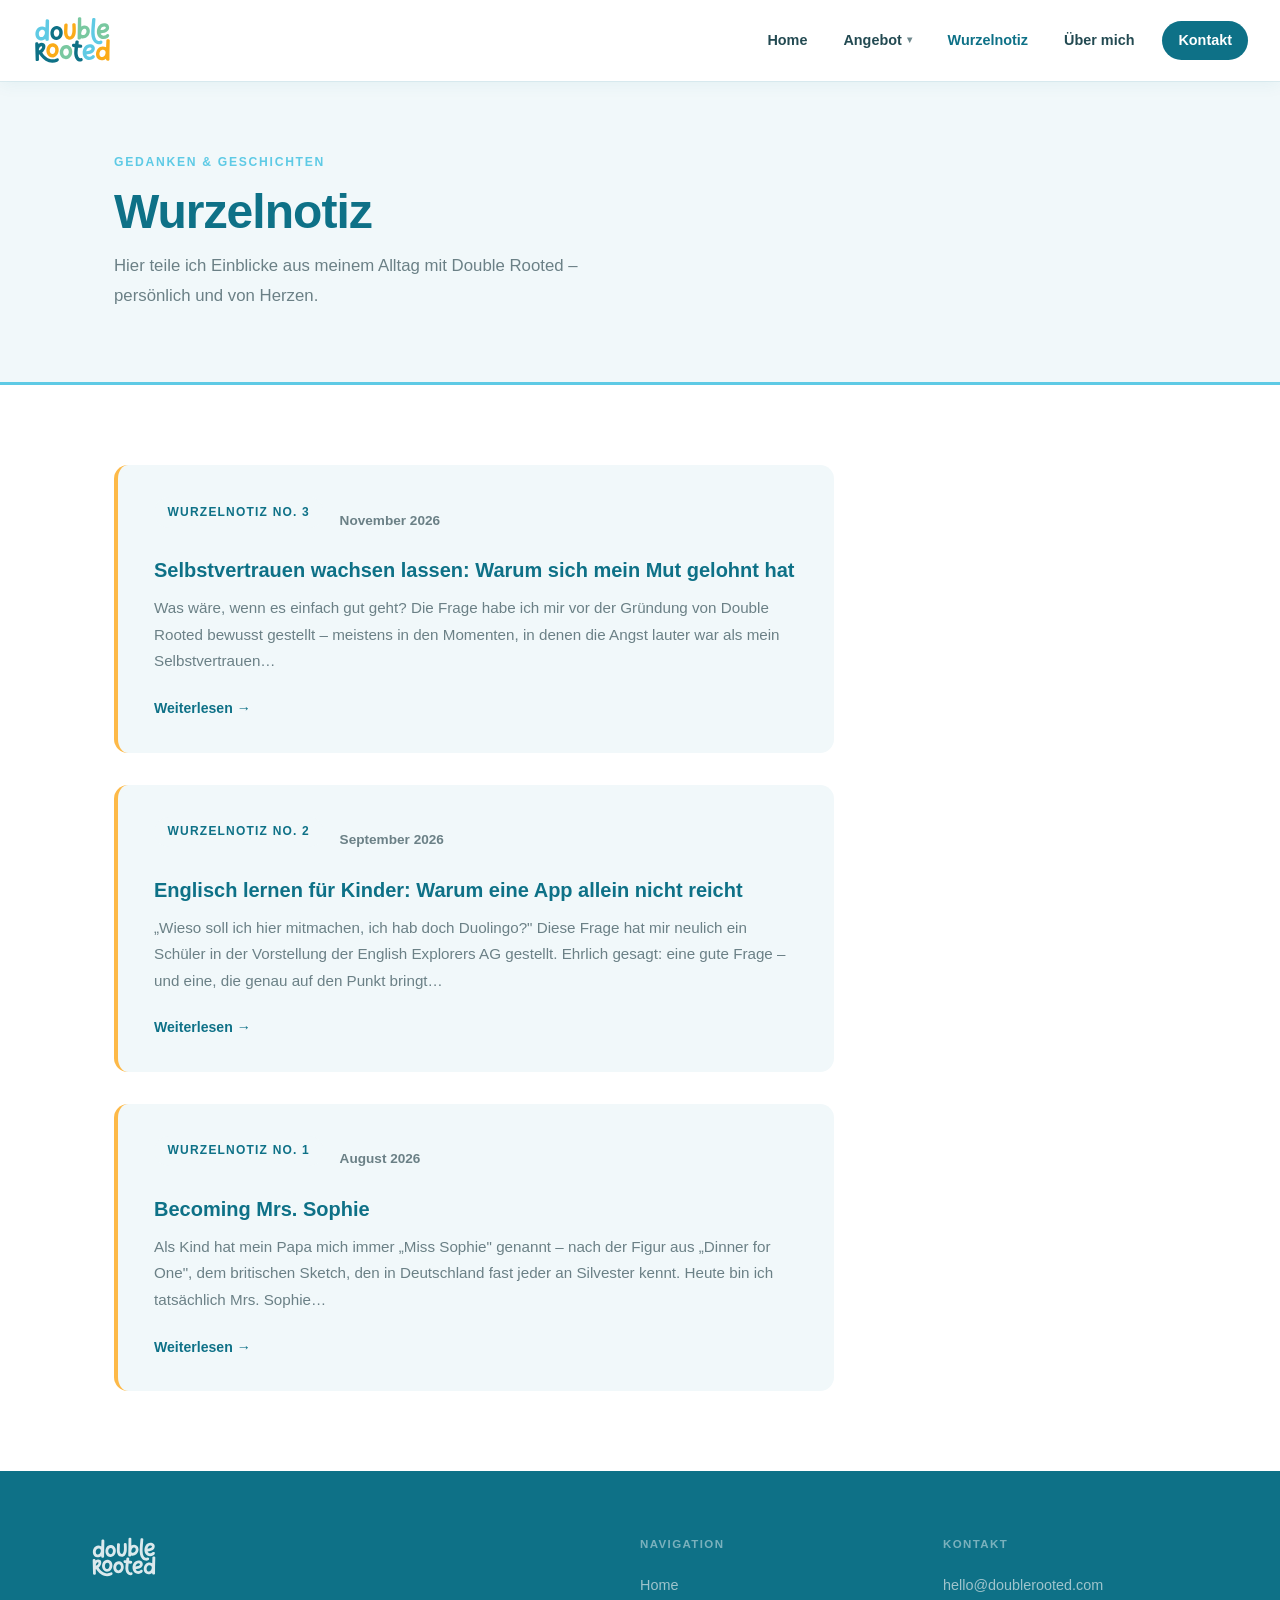
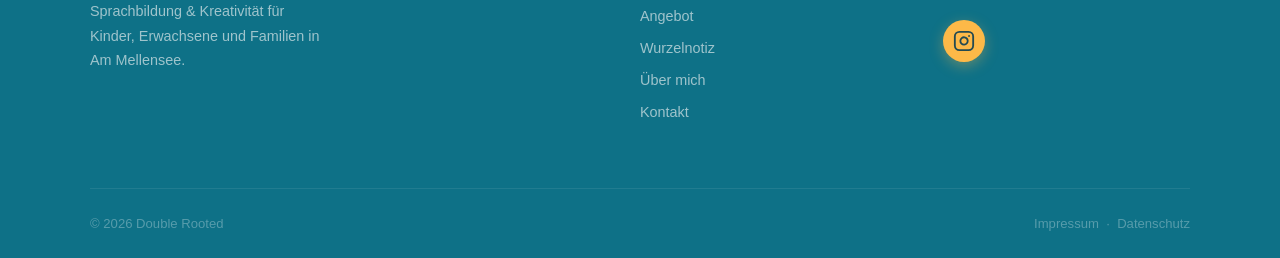
<file: wurzelnotiz.html>
<!DOCTYPE html>
<html lang="de">
<head>
  <meta charset="UTF-8" />
  <meta name="viewport" content="width=device-width, initial-scale=1.0" />
  <meta name="description" content="Wurzelnotiz – Gedanken und Geschichten aus dem Alltag von Double Rooted." />
  <title>Wurzelnotiz – Double Rooted</title>
  <link rel="stylesheet" href="styles.css" />
  <link rel="icon" type="image/svg+xml" href="images/logofiles/favicon.svg" />
  <link rel="icon" type="image/png" sizes="32x32" href="images/logofiles/favicon-32x32.png" />
  <link rel="icon" type="image/png" sizes="16x16" href="images/logofiles/favicon-16x16.png" />
  <link rel="apple-touch-icon" href="images/logofiles/apple-touch-icon.png" />
  <link rel="manifest" href="images/logofiles/site.webmanifest" />
</head>
<body>

  <!-- ════ HEADER ════ -->
  <header class="site-header">
    <a href="/" class="logo">
      <img src="images/double-rooted-logo.svg" alt="Double Rooted" />
    </a>
    <nav class="main-nav" aria-label="Hauptnavigation">
      <a href="/">Home</a>
      <div class="nav-dropdown">
        <a href="angebot.html" class="nav-dropdown-trigger">
          Angebot <span class="nav-chevron" aria-hidden="true">▾</span>
        </a>
        <div class="nav-dropdown-menu">
          <div class="nav-dropdown-menu-inner">
            <a href="angebot.html#english-explorers">English Explorers</a>
            <a href="angebot.html#konversationscoaching">Konversationscoaching</a>
            <a href="angebot.html#keramik">Keramik bemalen</a>
          </div>
        </div>
      </div>
      <a href="wurzelnotiz.html" class="active">Wurzelnotiz</a>
      <a href="ueber-mich.html">Über mich</a>
      <a href="contact.html" class="nav-cta">Kontakt</a>
    </nav>
    <button class="nav-toggle" aria-label="Menü öffnen" aria-expanded="false">
      <span class="nav-toggle-bar"></span>
      <span class="nav-toggle-bar"></span>
      <span class="nav-toggle-bar"></span>
    </button>
  </header>

  <main>

    <!-- ════ PAGE HERO ════ -->
    <section class="page-hero">
      <div class="container">
        <span class="section-label">Gedanken &amp; Geschichten</span>
        <h1>Wurzelnotiz</h1>
        <p>Hier teile ich Einblicke aus meinem Alltag mit Double Rooted – persönlich und von Herzen.</p>
      </div>
    </section>

    <!-- ════ POST LISTING ════ -->
    <section class="blog-listing">
      <div class="container">
        <div class="blog-cards">

          <!-- Post 3 -->
          <a href="wurzelnotiz/selbstvertrauen-wachsen-lassen.html" class="blog-card">
            <div class="blog-card-meta">
              <span class="blog-tag">Wurzelnotiz No. 3</span>
              <time class="blog-date" datetime="2026-11">November 2026</time>
            </div>
            <div class="blog-card-title">Selbstvertrauen wachsen lassen: Warum sich mein Mut gelohnt hat</div>
            <p class="blog-card-excerpt">Was wäre, wenn es einfach gut geht? Die Frage habe ich mir vor der Gründung von Double Rooted bewusst gestellt – meistens in den Momenten, in denen die Angst lauter war als mein Selbstvertrauen…</p>
            <span class="blog-card-read">Weiterlesen →</span>
          </a>

          <!-- Post 2 -->
          <a href="wurzelnotiz/englisch-lernen-fuer-kinder.html" class="blog-card">
            <div class="blog-card-meta">
              <span class="blog-tag">Wurzelnotiz No. 2</span>
              <time class="blog-date" datetime="2026-09">September 2026</time>
            </div>
            <div class="blog-card-title">Englisch lernen für Kinder: Warum eine App allein nicht reicht</div>
            <p class="blog-card-excerpt">„Wieso soll ich hier mitmachen, ich hab doch Duolingo?" Diese Frage hat mir neulich ein Schüler in der Vorstellung der English Explorers AG gestellt. Ehrlich gesagt: eine gute Frage – und eine, die genau auf den Punkt bringt…</p>
            <span class="blog-card-read">Weiterlesen →</span>
          </a>

          <!-- Post 1 -->
          <a href="wurzelnotiz/becoming-mrs-sophie.html" class="blog-card">
            <div class="blog-card-meta">
              <span class="blog-tag">Wurzelnotiz No. 1</span>
              <time class="blog-date" datetime="2026-08">August 2026</time>
            </div>
            <div class="blog-card-title">Becoming Mrs. Sophie</div>
            <p class="blog-card-excerpt">Als Kind hat mein Papa mich immer „Miss Sophie" genannt – nach der Figur aus „Dinner for One", dem britischen Sketch, den in Deutschland fast jeder an Silvester kennt. Heute bin ich tatsächlich Mrs. Sophie…</p>
            <span class="blog-card-read">Weiterlesen →</span>
          </a>

          <!-- New posts go above this line, newest first -->

        </div>
      </div>
    </section>

  </main>

  <!-- ════ FOOTER ════ -->
  <footer class="site-footer">
    <div class="footer-grid">

      <div class="footer-brand">
        <img src="images/double-rooted-logo.svg" alt="Double Rooted" class="footer-logo" />
        <p>Sprachbildung &amp; Kreativität für Kinder, Erwachsene und Familien in Am Mellensee.</p>
      </div>

      <nav class="footer-col" aria-label="Footer-Navigation">
        <h3>Navigation</h3>
        <a href="/">Home</a>
        <a href="angebot.html">Angebot</a>
        <a href="wurzelnotiz.html">Wurzelnotiz</a>
        <a href="ueber-mich.html">Über mich</a>
        <a href="contact.html">Kontakt</a>
      </nav>

      <div class="footer-col">
        <h3>Kontakt</h3>
        <a href="mailto:hello@doublerooted.com">hello@doublerooted.com</a>
        <a href="https://www.instagram.com/double.rooted/" target="_blank" rel="noopener" class="footer-social" aria-label="Double Rooted auf Instagram">
        <svg xmlns="http://www.w3.org/2000/svg" width="22" height="22" viewBox="0 0 24 24" fill="none" stroke="currentColor" stroke-width="2" stroke-linecap="round" stroke-linejoin="round" aria-hidden="true"><rect x="2" y="2" width="20" height="20" rx="5" ry="5"/><path d="M16 11.37A4 4 0 1 1 12.63 8 4 4 0 0 1 16 11.37z"/><line x1="17.5" y1="6.5" x2="17.51" y2="6.5"/></svg>
        </a>
      </div>

    </div>
    <div class="footer-bottom">
      <span>© 2026 Double Rooted</span>
      <span>
        <a href="impressum.html">Impressum</a> &nbsp;·&nbsp;
        <a href="datenschutz.html">Datenschutz</a>
      </span>
    </div>
  </footer>


  <script src="nav.js"></script>
</body>
</html>
</file>
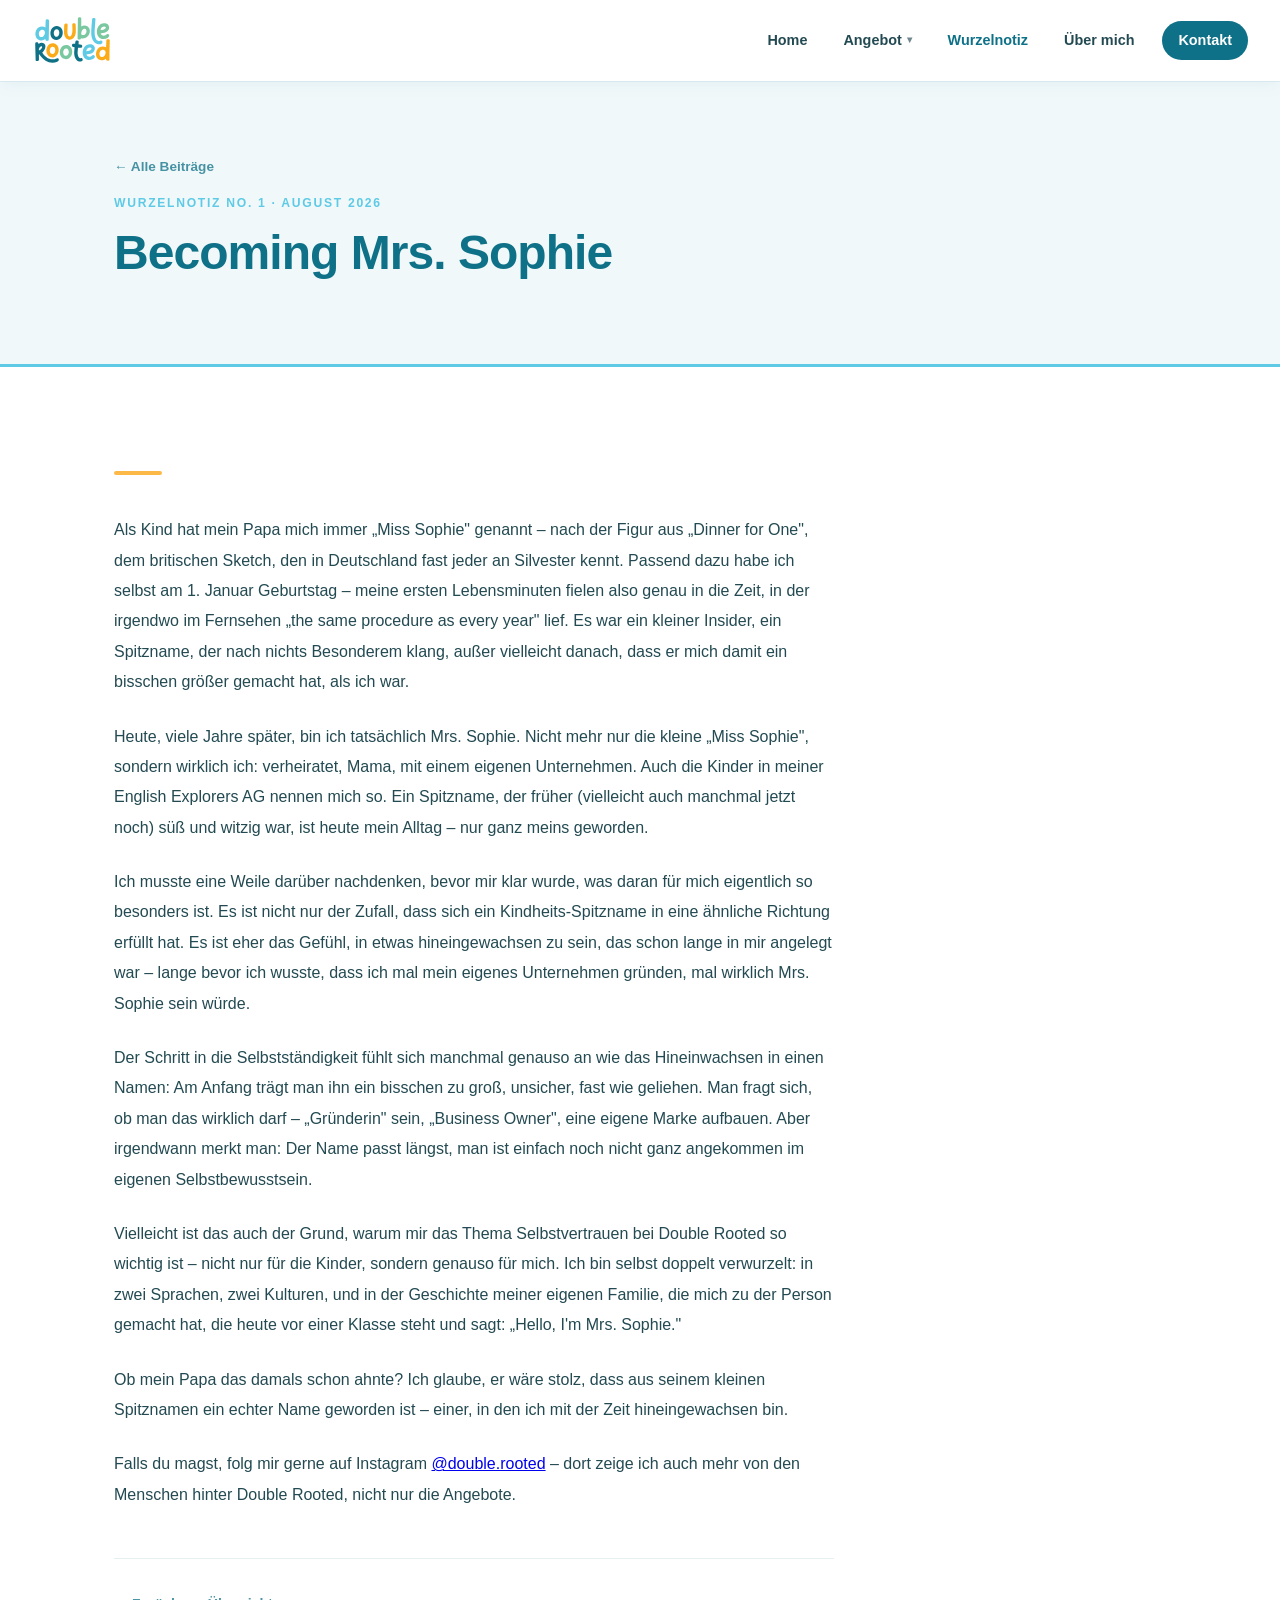
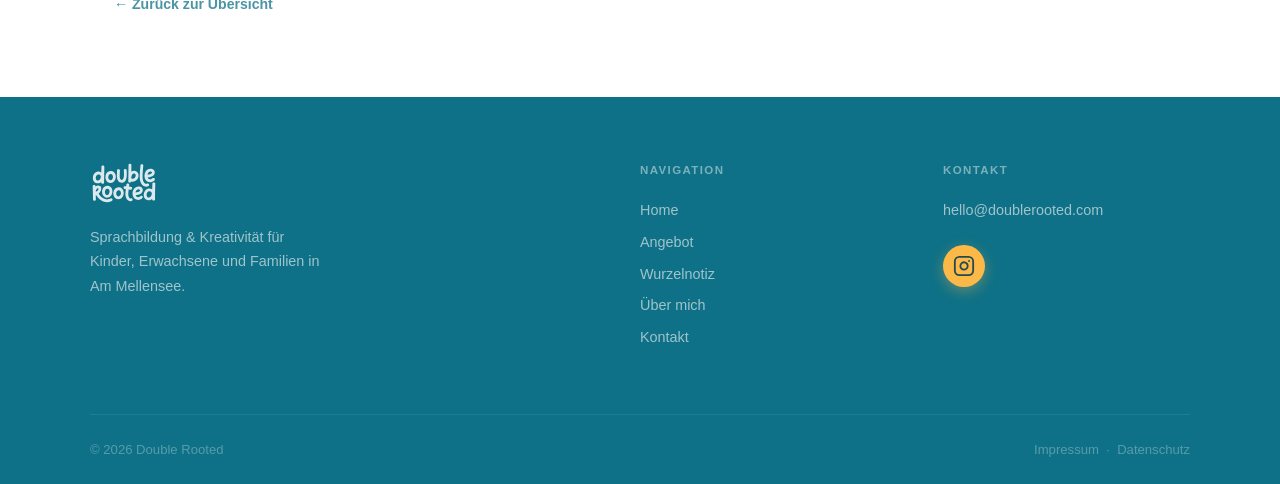
<file: wurzelnotiz/becoming-mrs-sophie.html>
<!DOCTYPE html>
<html lang="de">
<head>
  <meta charset="UTF-8" />
  <meta name="viewport" content="width=device-width, initial-scale=1.0" />
  <meta name="description" content="Becoming Mrs. Sophie – Wurzelnotiz No. 1 von Sophie." />
  <title>Becoming Mrs. Sophie – Wurzelnotiz – Double Rooted</title>
  <link rel="stylesheet" href="../styles.css" />
  <link rel="icon" type="image/svg+xml" href="../images/logofiles/favicon.svg" />
  <link rel="icon" type="image/png" sizes="32x32" href="../images/logofiles/favicon-32x32.png" />
  <link rel="icon" type="image/png" sizes="16x16" href="../images/logofiles/favicon-16x16.png" />
  <link rel="apple-touch-icon" href="../images/logofiles/apple-touch-icon.png" />
  <link rel="manifest" href="../images/logofiles/site.webmanifest" />
</head>
<body>

  <!-- ════ HEADER ════ -->
  <header class="site-header">
    <a href="/" class="logo">
      <img src="../images/double-rooted-logo.svg" alt="Double Rooted" />
    </a>
    <nav class="main-nav" aria-label="Hauptnavigation">
      <a href="/">Home</a>
      <div class="nav-dropdown">
        <a href="../angebot.html" class="nav-dropdown-trigger">
          Angebot <span class="nav-chevron" aria-hidden="true">▾</span>
        </a>
        <div class="nav-dropdown-menu">
          <div class="nav-dropdown-menu-inner">
            <a href="../angebot.html#english-explorers">English Explorers</a>
            <a href="../angebot.html#konversationscoaching">Konversationscoaching</a>
            <a href="../angebot.html#keramik">Keramik bemalen</a>
          </div>
        </div>
      </div>
      <a href="../wurzelnotiz.html" class="active">Wurzelnotiz</a>
      <a href="../ueber-mich.html">Über mich</a>
      <a href="../contact.html" class="nav-cta">Kontakt</a>
    </nav>
    <button class="nav-toggle" aria-label="Menü öffnen" aria-expanded="false">
      <span class="nav-toggle-bar"></span>
      <span class="nav-toggle-bar"></span>
      <span class="nav-toggle-bar"></span>
    </button>
  </header>

  <main>

    <!-- ════ PAGE HERO ════ -->
    <section class="page-hero">
      <div class="container">
        <a href="../wurzelnotiz.html" style="display:inline-block;margin-bottom:1rem;font-size:0.85rem;font-weight:700;color:var(--deep-teal);text-decoration:none;opacity:0.75;">← Alle Beiträge</a>
        <span class="section-label">Wurzelnotiz No. 1 · August 2026</span>
        <h1>Becoming Mrs. Sophie</h1>
      </div>
    </section>

    <!-- ════ POST ════ -->
    <section class="blog-section">
      <div class="container">
        <article class="blog-post">

          <div class="blog-divider"></div>

          <div class="blog-body">
            <p>Als Kind hat mein Papa mich immer „Miss Sophie" genannt – nach der Figur aus „Dinner for One", dem britischen Sketch, den in Deutschland fast jeder an Silvester kennt. Passend dazu habe ich selbst am 1. Januar Geburtstag – meine ersten Lebensminuten fielen also genau in die Zeit, in der irgendwo im Fernsehen „the same procedure as every year" lief. Es war ein kleiner Insider, ein Spitzname, der nach nichts Besonderem klang, außer vielleicht danach, dass er mich damit ein bisschen größer gemacht hat, als ich war.</p>
            <p>Heute, viele Jahre später, bin ich tatsächlich Mrs. Sophie. Nicht mehr nur die kleine „Miss Sophie", sondern wirklich ich: verheiratet, Mama, mit einem eigenen Unternehmen. Auch die Kinder in meiner English Explorers AG nennen mich so. Ein Spitzname, der früher (vielleicht auch manchmal jetzt noch) süß und witzig war, ist heute mein Alltag – nur ganz meins geworden.</p>
            <p>Ich musste eine Weile darüber nachdenken, bevor mir klar wurde, was daran für mich eigentlich so besonders ist. Es ist nicht nur der Zufall, dass sich ein Kindheits-Spitzname in eine ähnliche Richtung erfüllt hat. Es ist eher das Gefühl, in etwas hineingewachsen zu sein, das schon lange in mir angelegt war – lange bevor ich wusste, dass ich mal mein eigenes Unternehmen gründen, mal wirklich Mrs. Sophie sein würde.</p>
            <p>Der Schritt in die Selbstständigkeit fühlt sich manchmal genauso an wie das Hineinwachsen in einen Namen: Am Anfang trägt man ihn ein bisschen zu groß, unsicher, fast wie geliehen. Man fragt sich, ob man das wirklich darf – „Gründerin" sein, „Business Owner", eine eigene Marke aufbauen. Aber irgendwann merkt man: Der Name passt längst, man ist einfach noch nicht ganz angekommen im eigenen Selbstbewusstsein.</p>
            <p>Vielleicht ist das auch der Grund, warum mir das Thema Selbstvertrauen bei Double Rooted so wichtig ist – nicht nur für die Kinder, sondern genauso für mich. Ich bin selbst doppelt verwurzelt: in zwei Sprachen, zwei Kulturen, und in der Geschichte meiner eigenen Familie, die mich zu der Person gemacht hat, die heute vor einer Klasse steht und sagt: „Hello, I'm Mrs. Sophie."</p>
            <p>Ob mein Papa das damals schon ahnte? Ich glaube, er wäre stolz, dass aus seinem kleinen Spitznamen ein echter Name geworden ist – einer, in den ich mit der Zeit hineingewachsen bin.</p>
            <p>Falls du magst, folg mir gerne auf Instagram <a href="https://www.instagram.com/double.rooted/" target="_blank" rel="noopener">@double.rooted</a> – dort zeige ich auch mehr von den Menschen hinter Double Rooted, nicht nur die Angebote.</p>
          </div>

          <div style="margin-top:3rem;padding-top:2rem;border-top:1px solid rgba(14,113,135,0.1);">
            <a href="../wurzelnotiz.html" style="font-size:0.88rem;font-weight:700;color:var(--deep-teal);text-decoration:none;opacity:0.75;">← Zurück zur Übersicht</a>
          </div>

        </article>
      </div>
    </section>

  </main>

  <!-- ════ FOOTER ════ -->
  <footer class="site-footer">
    <div class="footer-grid">

      <div class="footer-brand">
        <img src="../images/double-rooted-logo.svg" alt="Double Rooted" class="footer-logo" />
        <p>Sprachbildung &amp; Kreativität für Kinder, Erwachsene und Familien in Am Mellensee.</p>
      </div>

      <nav class="footer-col" aria-label="Footer-Navigation">
        <h3>Navigation</h3>
        <a href="/">Home</a>
        <a href="../angebot.html">Angebot</a>
        <a href="../wurzelnotiz.html">Wurzelnotiz</a>
        <a href="../ueber-mich.html">Über mich</a>
        <a href="../contact.html">Kontakt</a>
      </nav>

      <div class="footer-col">
        <h3>Kontakt</h3>
        <a href="mailto:hello@doublerooted.com">hello@doublerooted.com</a>
        <a href="https://www.instagram.com/double.rooted/" target="_blank" rel="noopener" class="footer-social" aria-label="Double Rooted auf Instagram">
        <svg xmlns="http://www.w3.org/2000/svg" width="22" height="22" viewBox="0 0 24 24" fill="none" stroke="currentColor" stroke-width="2" stroke-linecap="round" stroke-linejoin="round" aria-hidden="true"><rect x="2" y="2" width="20" height="20" rx="5" ry="5"/><path d="M16 11.37A4 4 0 1 1 12.63 8 4 4 0 0 1 16 11.37z"/><line x1="17.5" y1="6.5" x2="17.51" y2="6.5"/></svg>
        </a>
      </div>

    </div>
    <div class="footer-bottom">
      <span>© 2026 Double Rooted</span>
      <span>
        <a href="../impressum.html">Impressum</a> &nbsp;·&nbsp;
        <a href="../datenschutz.html">Datenschutz</a>
      </span>
    </div>
  </footer>

  <script src="../nav.js"></script>

</body>
</html>
</file>
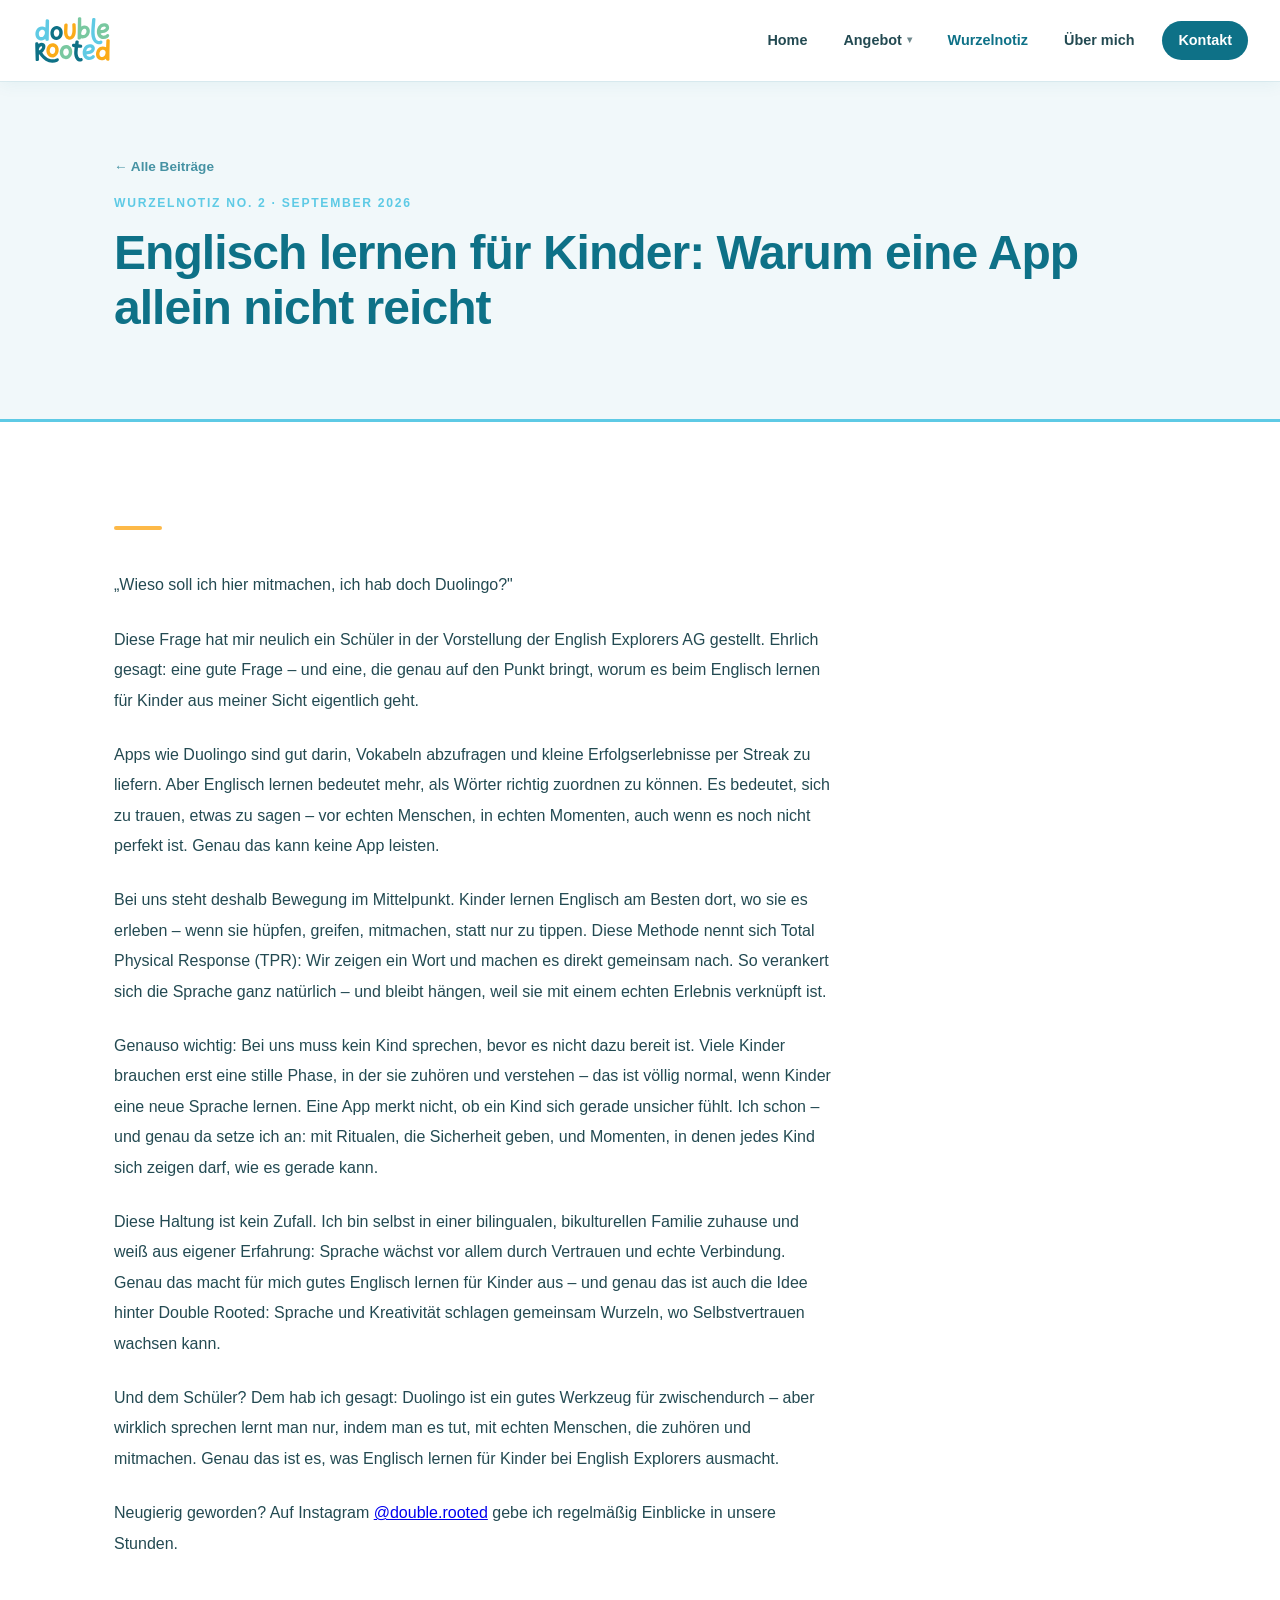
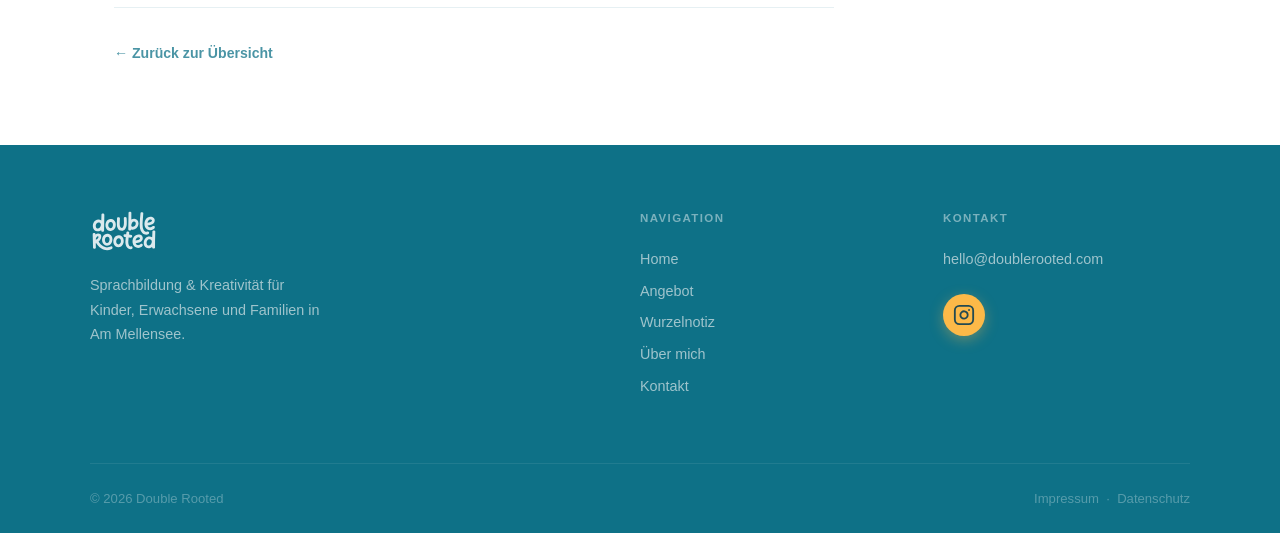
<file: wurzelnotiz/englisch-lernen-fuer-kinder.html>
<!DOCTYPE html>
<html lang="de">
<head>
  <meta charset="UTF-8" />
  <meta name="viewport" content="width=device-width, initial-scale=1.0" />
  <meta name="description" content="Englisch lernen für Kinder: Warum eine App allein nicht reicht – Wurzelnotiz No. 2 von Sophie." />
  <title>Englisch lernen für Kinder: Warum eine App allein nicht reicht – Wurzelnotiz – Double Rooted</title>
  <link rel="stylesheet" href="../styles.css" />
  <link rel="icon" type="image/svg+xml" href="../images/logofiles/favicon.svg" />
  <link rel="icon" type="image/png" sizes="32x32" href="../images/logofiles/favicon-32x32.png" />
  <link rel="icon" type="image/png" sizes="16x16" href="../images/logofiles/favicon-16x16.png" />
  <link rel="apple-touch-icon" href="../images/logofiles/apple-touch-icon.png" />
  <link rel="manifest" href="../images/logofiles/site.webmanifest" />
</head>
<body>

  <!-- ════ HEADER ════ -->
  <header class="site-header">
    <a href="/" class="logo">
      <img src="../images/double-rooted-logo.svg" alt="Double Rooted" />
    </a>
    <nav class="main-nav" aria-label="Hauptnavigation">
      <a href="/">Home</a>
      <div class="nav-dropdown">
        <a href="../angebot.html" class="nav-dropdown-trigger">
          Angebot <span class="nav-chevron" aria-hidden="true">▾</span>
        </a>
        <div class="nav-dropdown-menu">
          <div class="nav-dropdown-menu-inner">
            <a href="../angebot.html#english-explorers">English Explorers</a>
            <a href="../angebot.html#konversationscoaching">Konversationscoaching</a>
            <a href="../angebot.html#keramik">Keramik bemalen</a>
          </div>
        </div>
      </div>
      <a href="../wurzelnotiz.html" class="active">Wurzelnotiz</a>
      <a href="../ueber-mich.html">Über mich</a>
      <a href="../contact.html" class="nav-cta">Kontakt</a>
    </nav>
    <button class="nav-toggle" aria-label="Menü öffnen" aria-expanded="false">
      <span class="nav-toggle-bar"></span>
      <span class="nav-toggle-bar"></span>
      <span class="nav-toggle-bar"></span>
    </button>
  </header>

  <main>

    <!-- ════ PAGE HERO ════ -->
    <section class="page-hero">
      <div class="container">
        <a href="../wurzelnotiz.html" style="display:inline-block;margin-bottom:1rem;font-size:0.85rem;font-weight:700;color:var(--deep-teal);text-decoration:none;opacity:0.75;">← Alle Beiträge</a>
        <span class="section-label">Wurzelnotiz No. 2 · September 2026</span>
        <h1>Englisch lernen für Kinder: Warum eine App allein nicht reicht</h1>
      </div>
    </section>

    <!-- ════ POST ════ -->
    <section class="blog-section">
      <div class="container">
        <article class="blog-post">

          <div class="blog-divider"></div>

          <div class="blog-body">
            <p>„Wieso soll ich hier mitmachen, ich hab doch Duolingo?"</p>
            <p>Diese Frage hat mir neulich ein Schüler in der Vorstellung der English Explorers AG gestellt. Ehrlich gesagt: eine gute Frage – und eine, die genau auf den Punkt bringt, worum es beim Englisch lernen für Kinder aus meiner Sicht eigentlich geht.</p>
            <p>Apps wie Duolingo sind gut darin, Vokabeln abzufragen und kleine Erfolgserlebnisse per Streak zu liefern. Aber Englisch lernen bedeutet mehr, als Wörter richtig zuordnen zu können. Es bedeutet, sich zu trauen, etwas zu sagen – vor echten Menschen, in echten Momenten, auch wenn es noch nicht perfekt ist. Genau das kann keine App leisten.</p>
            <p>Bei uns steht deshalb Bewegung im Mittelpunkt. Kinder lernen Englisch am Besten dort, wo sie es erleben – wenn sie hüpfen, greifen, mitmachen, statt nur zu tippen. Diese Methode nennt sich Total Physical Response (TPR): Wir zeigen ein Wort und machen es direkt gemeinsam nach. So verankert sich die Sprache ganz natürlich – und bleibt hängen, weil sie mit einem echten Erlebnis verknüpft ist.</p>
            <p>Genauso wichtig: Bei uns muss kein Kind sprechen, bevor es nicht dazu bereit ist. Viele Kinder brauchen erst eine stille Phase, in der sie zuhören und verstehen – das ist völlig normal, wenn Kinder eine neue Sprache lernen. Eine App merkt nicht, ob ein Kind sich gerade unsicher fühlt. Ich schon – und genau da setze ich an: mit Ritualen, die Sicherheit geben, und Momenten, in denen jedes Kind sich zeigen darf, wie es gerade kann.</p>
            <p>Diese Haltung ist kein Zufall. Ich bin selbst in einer bilingualen, bikulturellen Familie zuhause und weiß aus eigener Erfahrung: Sprache wächst vor allem durch Vertrauen und echte Verbindung. Genau das macht für mich gutes Englisch lernen für Kinder aus – und genau das ist auch die Idee hinter Double Rooted: Sprache und Kreativität schlagen gemeinsam Wurzeln, wo Selbstvertrauen wachsen kann.</p>
            <p>Und dem Schüler? Dem hab ich gesagt: Duolingo ist ein gutes Werkzeug für zwischendurch – aber wirklich sprechen lernt man nur, indem man es tut, mit echten Menschen, die zuhören und mitmachen. Genau das ist es, was Englisch lernen für Kinder bei English Explorers ausmacht.</p>
            <p>Neugierig geworden? Auf Instagram <a href="https://www.instagram.com/double.rooted/" target="_blank" rel="noopener">@double.rooted</a> gebe ich regelmäßig Einblicke in unsere Stunden.</p>
          </div>

          <div style="margin-top:3rem;padding-top:2rem;border-top:1px solid rgba(14,113,135,0.1);">
            <a href="../wurzelnotiz.html" style="font-size:0.88rem;font-weight:700;color:var(--deep-teal);text-decoration:none;opacity:0.75;">← Zurück zur Übersicht</a>
          </div>

        </article>
      </div>
    </section>

  </main>

  <!-- ════ FOOTER ════ -->
  <footer class="site-footer">
    <div class="footer-grid">

      <div class="footer-brand">
        <img src="../images/double-rooted-logo.svg" alt="Double Rooted" class="footer-logo" />
        <p>Sprachbildung &amp; Kreativität für Kinder, Erwachsene und Familien in Am Mellensee.</p>
      </div>

      <nav class="footer-col" aria-label="Footer-Navigation">
        <h3>Navigation</h3>
        <a href="/">Home</a>
        <a href="../angebot.html">Angebot</a>
        <a href="../wurzelnotiz.html">Wurzelnotiz</a>
        <a href="../ueber-mich.html">Über mich</a>
        <a href="../contact.html">Kontakt</a>
      </nav>

      <div class="footer-col">
        <h3>Kontakt</h3>
        <a href="mailto:hello@doublerooted.com">hello@doublerooted.com</a>
        <a href="https://www.instagram.com/double.rooted/" target="_blank" rel="noopener" class="footer-social" aria-label="Double Rooted auf Instagram">
        <svg xmlns="http://www.w3.org/2000/svg" width="22" height="22" viewBox="0 0 24 24" fill="none" stroke="currentColor" stroke-width="2" stroke-linecap="round" stroke-linejoin="round" aria-hidden="true"><rect x="2" y="2" width="20" height="20" rx="5" ry="5"/><path d="M16 11.37A4 4 0 1 1 12.63 8 4 4 0 0 1 16 11.37z"/><line x1="17.5" y1="6.5" x2="17.51" y2="6.5"/></svg>
        </a>
      </div>

    </div>
    <div class="footer-bottom">
      <span>© 2026 Double Rooted</span>
      <span>
        <a href="../impressum.html">Impressum</a> &nbsp;·&nbsp;
        <a href="../datenschutz.html">Datenschutz</a>
      </span>
    </div>
  </footer>

  <script src="../nav.js"></script>

</body>
</html>
</file>
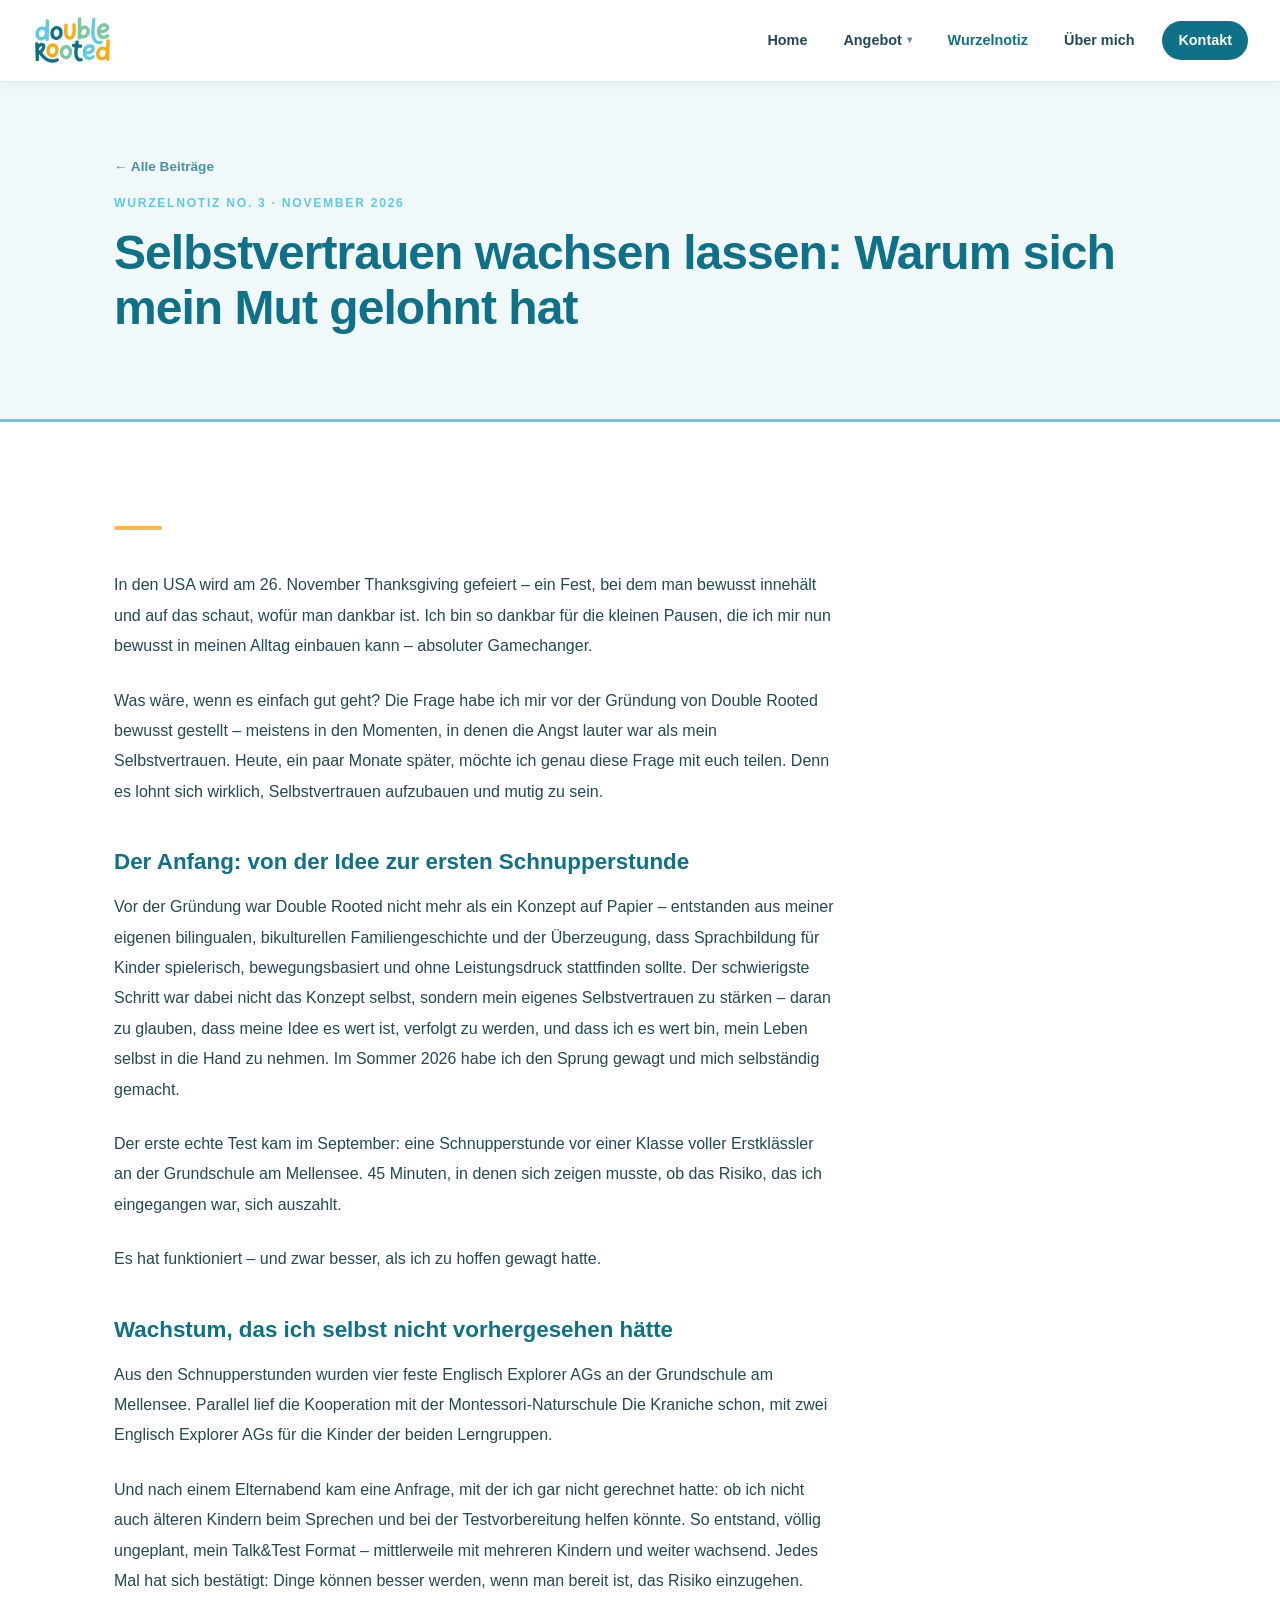
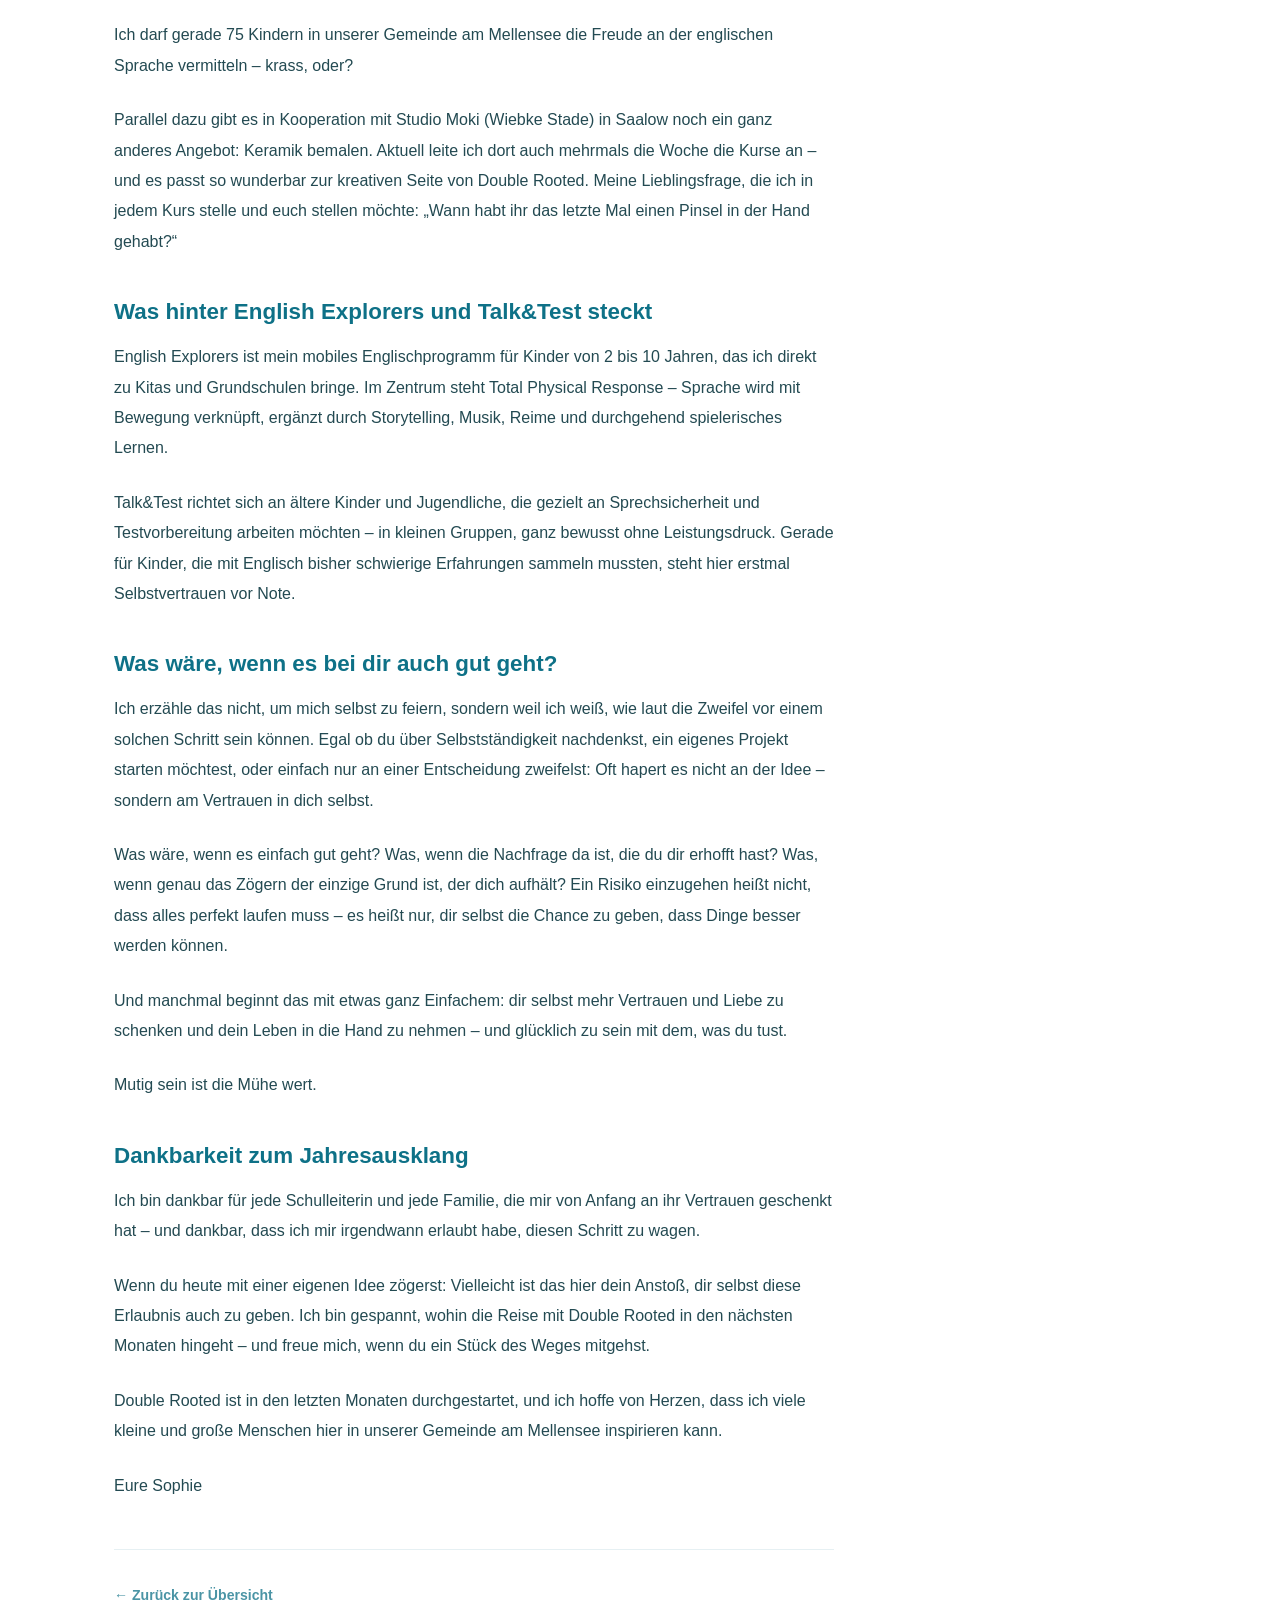
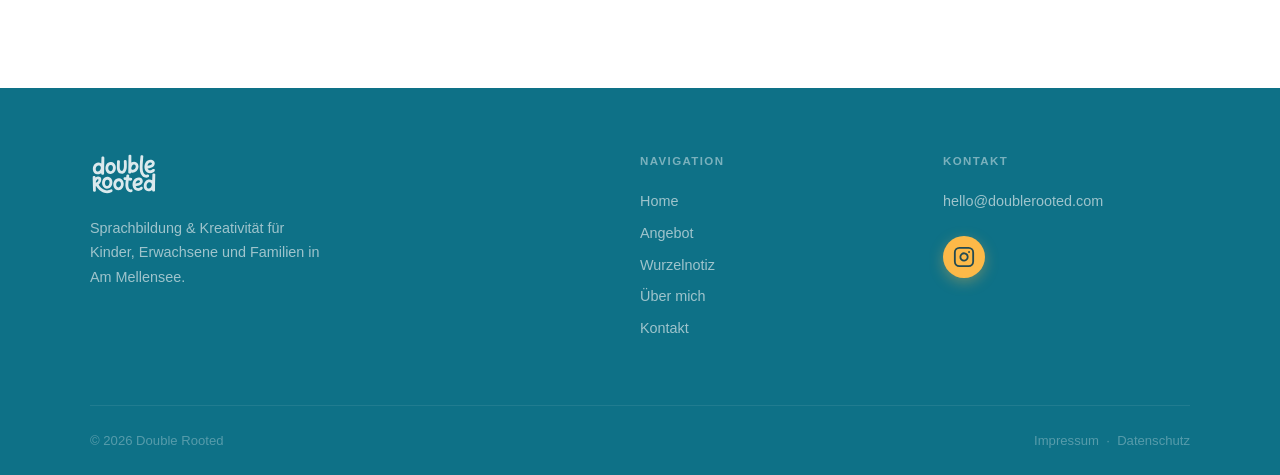
<file: wurzelnotiz/selbstvertrauen-wachsen-lassen.html>
<!DOCTYPE html>
<html lang="de">
<head>
  <meta charset="UTF-8" />
  <meta name="viewport" content="width=device-width, initial-scale=1.0" />
  <meta name="description" content="Warum sich mein Mut gelohnt hat: Sophie erzählt von der Gründung von Double Rooted, den ersten Schnupperstunden und der Frage „Was wäre, wenn es gut geht?“"  />
  <title>Selbstvertrauen wachsen lassen: Warum sich mein Mut gelohnt hat – Wurzelnotiz – Double Rooted</title>
  <link rel="stylesheet" href="../styles.css" />
  <link rel="icon" type="image/svg+xml" href="../images/logofiles/favicon.svg" />
  <link rel="icon" type="image/png" sizes="32x32" href="../images/logofiles/favicon-32x32.png" />
  <link rel="icon" type="image/png" sizes="16x16" href="../images/logofiles/favicon-16x16.png" />
  <link rel="apple-touch-icon" href="../images/logofiles/apple-touch-icon.png" />
  <link rel="manifest" href="../images/logofiles/site.webmanifest" />
</head>
<body>

  <!-- ════ HEADER ════ -->
  <header class="site-header">
    <a href="/" class="logo">
      <img src="../images/double-rooted-logo.svg" alt="Double Rooted" />
    </a>
    <nav class="main-nav" aria-label="Hauptnavigation">
      <a href="/">Home</a>
      <div class="nav-dropdown">
        <a href="../angebot.html" class="nav-dropdown-trigger">
          Angebot <span class="nav-chevron" aria-hidden="true">▾</span>
        </a>
        <div class="nav-dropdown-menu">
          <div class="nav-dropdown-menu-inner">
            <a href="../angebot.html#english-explorers">English Explorers</a>
            <a href="../angebot.html#konversationscoaching">Konversationscoaching</a>
            <a href="../angebot.html#keramik">Keramik bemalen</a>
          </div>
        </div>
      </div>
      <a href="../wurzelnotiz.html" class="active">Wurzelnotiz</a>
      <a href="../ueber-mich.html">Über mich</a>
      <a href="../contact.html" class="nav-cta">Kontakt</a>
    </nav>
    <button class="nav-toggle" aria-label="Menü öffnen" aria-expanded="false">
      <span class="nav-toggle-bar"></span>
      <span class="nav-toggle-bar"></span>
      <span class="nav-toggle-bar"></span>
    </button>
  </header>

  <main>

    <!-- ════ PAGE HERO ════ -->
    <section class="page-hero">
      <div class="container">
        <a href="../wurzelnotiz.html" style="display:inline-block;margin-bottom:1rem;font-size:0.85rem;font-weight:700;color:var(--deep-teal);text-decoration:none;opacity:0.75;">← Alle Beiträge</a>
        <span class="section-label">Wurzelnotiz No. 3 · November 2026</span>
        <h1>Selbstvertrauen wachsen lassen: Warum sich mein Mut gelohnt hat</h1>
      </div>
    </section>

    <!-- ════ POST ════ -->
    <section class="blog-section">
      <div class="container">
        <article class="blog-post">

          <div class="blog-divider"></div>

          <div class="blog-body">
            <p>In den USA wird am 26. November Thanksgiving gefeiert – ein Fest, bei dem man bewusst innehält und auf das schaut, wofür man dankbar ist. Ich bin so dankbar für die kleinen Pausen, die ich mir nun bewusst in meinen Alltag einbauen kann – absoluter Gamechanger.</p>
            <p>Was wäre, wenn es einfach gut geht? Die Frage habe ich mir vor der Gründung von Double Rooted bewusst gestellt – meistens in den Momenten, in denen die Angst lauter war als mein Selbstvertrauen. Heute, ein paar Monate später, möchte ich genau diese Frage mit euch teilen. Denn es lohnt sich wirklich, Selbstvertrauen aufzubauen und mutig zu sein.</p>

            <h2>Der Anfang: von der Idee zur ersten Schnupperstunde</h2>
            <p>Vor der Gründung war Double Rooted nicht mehr als ein Konzept auf Papier – entstanden aus meiner eigenen bilingualen, bikulturellen Familiengeschichte und der Überzeugung, dass Sprachbildung für Kinder spielerisch, bewegungsbasiert und ohne Leistungsdruck stattfinden sollte. Der schwierigste Schritt war dabei nicht das Konzept selbst, sondern mein eigenes Selbstvertrauen zu stärken – daran zu glauben, dass meine Idee es wert ist, verfolgt zu werden, und dass ich es wert bin, mein Leben selbst in die Hand zu nehmen. Im Sommer 2026 habe ich den Sprung gewagt und mich selbständig gemacht.</p>
            <p>Der erste echte Test kam im September: eine Schnupperstunde vor einer Klasse voller Erstklässler an der Grundschule am Mellensee. 45 Minuten, in denen sich zeigen musste, ob das Risiko, das ich eingegangen war, sich auszahlt.</p>
            <p>Es hat funktioniert – und zwar besser, als ich zu hoffen gewagt hatte.</p>

            <h2>Wachstum, das ich selbst nicht vorhergesehen hätte</h2>
            <p>Aus den Schnupperstunden wurden vier feste Englisch Explorer AGs an der Grundschule am Mellensee. Parallel lief die Kooperation mit der Montessori-Naturschule Die Kraniche schon, mit zwei Englisch Explorer AGs für die Kinder der beiden Lerngruppen.</p>
            <p>Und nach einem Elternabend kam eine Anfrage, mit der ich gar nicht gerechnet hatte: ob ich nicht auch älteren Kindern beim Sprechen und bei der Testvorbereitung helfen könnte. So entstand, völlig ungeplant, mein Talk&amp;Test Format – mittlerweile mit mehreren Kindern und weiter wachsend. Jedes Mal hat sich bestätigt: Dinge können besser werden, wenn man bereit ist, das Risiko einzugehen.</p>
            <p>Ich darf gerade 75 Kindern in unserer Gemeinde am Mellensee die Freude an der englischen Sprache vermitteln – krass, oder?</p>
            <p>Parallel dazu gibt es in Kooperation mit Studio Moki (Wiebke Stade) in Saalow noch ein ganz anderes Angebot: Keramik bemalen. Aktuell leite ich dort auch mehrmals die Woche die Kurse an – und es passt so wunderbar zur kreativen Seite von Double Rooted. Meine Lieblingsfrage, die ich in jedem Kurs stelle und euch stellen möchte: „Wann habt ihr das letzte Mal einen Pinsel in der Hand gehabt?“</p>

            <h2>Was hinter English Explorers und Talk&amp;Test steckt</h2>
            <p>English Explorers ist mein mobiles Englischprogramm für Kinder von 2 bis 10 Jahren, das ich direkt zu Kitas und Grundschulen bringe. Im Zentrum steht Total Physical Response – Sprache wird mit Bewegung verknüpft, ergänzt durch Storytelling, Musik, Reime und durchgehend spielerisches Lernen.</p>
            <p>Talk&amp;Test richtet sich an ältere Kinder und Jugendliche, die gezielt an Sprechsicherheit und Testvorbereitung arbeiten möchten – in kleinen Gruppen, ganz bewusst ohne Leistungsdruck. Gerade für Kinder, die mit Englisch bisher schwierige Erfahrungen sammeln mussten, steht hier erstmal Selbstvertrauen vor Note.</p>

            <h2>Was wäre, wenn es bei dir auch gut geht?</h2>
            <p>Ich erzähle das nicht, um mich selbst zu feiern, sondern weil ich weiß, wie laut die Zweifel vor einem solchen Schritt sein können. Egal ob du über Selbstständigkeit nachdenkst, ein eigenes Projekt starten möchtest, oder einfach nur an einer Entscheidung zweifelst: Oft hapert es nicht an der Idee – sondern am Vertrauen in dich selbst.</p>
            <p>Was wäre, wenn es einfach gut geht? Was, wenn die Nachfrage da ist, die du dir erhofft hast? Was, wenn genau das Zögern der einzige Grund ist, der dich aufhält? Ein Risiko einzugehen heißt nicht, dass alles perfekt laufen muss – es heißt nur, dir selbst die Chance zu geben, dass Dinge besser werden können.</p>
            <p>Und manchmal beginnt das mit etwas ganz Einfachem: dir selbst mehr Vertrauen und Liebe zu schenken und dein Leben in die Hand zu nehmen – und glücklich zu sein mit dem, was du tust.</p>
            <p>Mutig sein ist die Mühe wert.</p>

            <h2>Dankbarkeit zum Jahresausklang</h2>
            <p>Ich bin dankbar für jede Schulleiterin und jede Familie, die mir von Anfang an ihr Vertrauen geschenkt hat – und dankbar, dass ich mir irgendwann erlaubt habe, diesen Schritt zu wagen.</p>
            <p>Wenn du heute mit einer eigenen Idee zögerst: Vielleicht ist das hier dein Anstoß, dir selbst diese Erlaubnis auch zu geben. Ich bin gespannt, wohin die Reise mit Double Rooted in den nächsten Monaten hingeht – und freue mich, wenn du ein Stück des Weges mitgehst.</p>
            <p>Double Rooted ist in den letzten Monaten durchgestartet, und ich hoffe von Herzen, dass ich viele kleine und große Menschen hier in unserer Gemeinde am Mellensee inspirieren kann.</p>
            <p>Eure Sophie</p>
          </div>

          <div style="margin-top:3rem;padding-top:2rem;border-top:1px solid rgba(14,113,135,0.1);">
            <a href="../wurzelnotiz.html" style="font-size:0.88rem;font-weight:700;color:var(--deep-teal);text-decoration:none;opacity:0.75;">← Zurück zur Übersicht</a>
          </div>

        </article>
      </div>
    </section>

  </main>

  <!-- ════ FOOTER ════ -->
  <footer class="site-footer">
    <div class="footer-grid">

      <div class="footer-brand">
        <img src="../images/double-rooted-logo.svg" alt="Double Rooted" class="footer-logo" />
        <p>Sprachbildung &amp; Kreativität für Kinder, Erwachsene und Familien in Am Mellensee.</p>
      </div>

      <nav class="footer-col" aria-label="Footer-Navigation">
        <h3>Navigation</h3>
        <a href="/">Home</a>
        <a href="../angebot.html">Angebot</a>
        <a href="../wurzelnotiz.html">Wurzelnotiz</a>
        <a href="../ueber-mich.html">Über mich</a>
        <a href="../contact.html">Kontakt</a>
      </nav>

      <div class="footer-col">
        <h3>Kontakt</h3>
        <a href="mailto:hello@doublerooted.com">hello@doublerooted.com</a>
        <a href="https://www.instagram.com/double.rooted/" target="_blank" rel="noopener" class="footer-social" aria-label="Double Rooted auf Instagram">
        <svg xmlns="http://www.w3.org/2000/svg" width="22" height="22" viewBox="0 0 24 24" fill="none" stroke="currentColor" stroke-width="2" stroke-linecap="round" stroke-linejoin="round" aria-hidden="true"><rect x="2" y="2" width="20" height="20" rx="5" ry="5"/><path d="M16 11.37A4 4 0 1 1 12.63 8 4 4 0 0 1 16 11.37z"/><line x1="17.5" y1="6.5" x2="17.51" y2="6.5"/></svg>
        </a>
      </div>

    </div>
    <div class="footer-bottom">
      <span>© 2026 Double Rooted</span>
      <span>
        <a href="../impressum.html">Impressum</a> &nbsp;·&nbsp;
        <a href="../datenschutz.html">Datenschutz</a>
      </span>
    </div>
  </footer>

  <script src="../nav.js"></script>

</body>
</html>
</file>
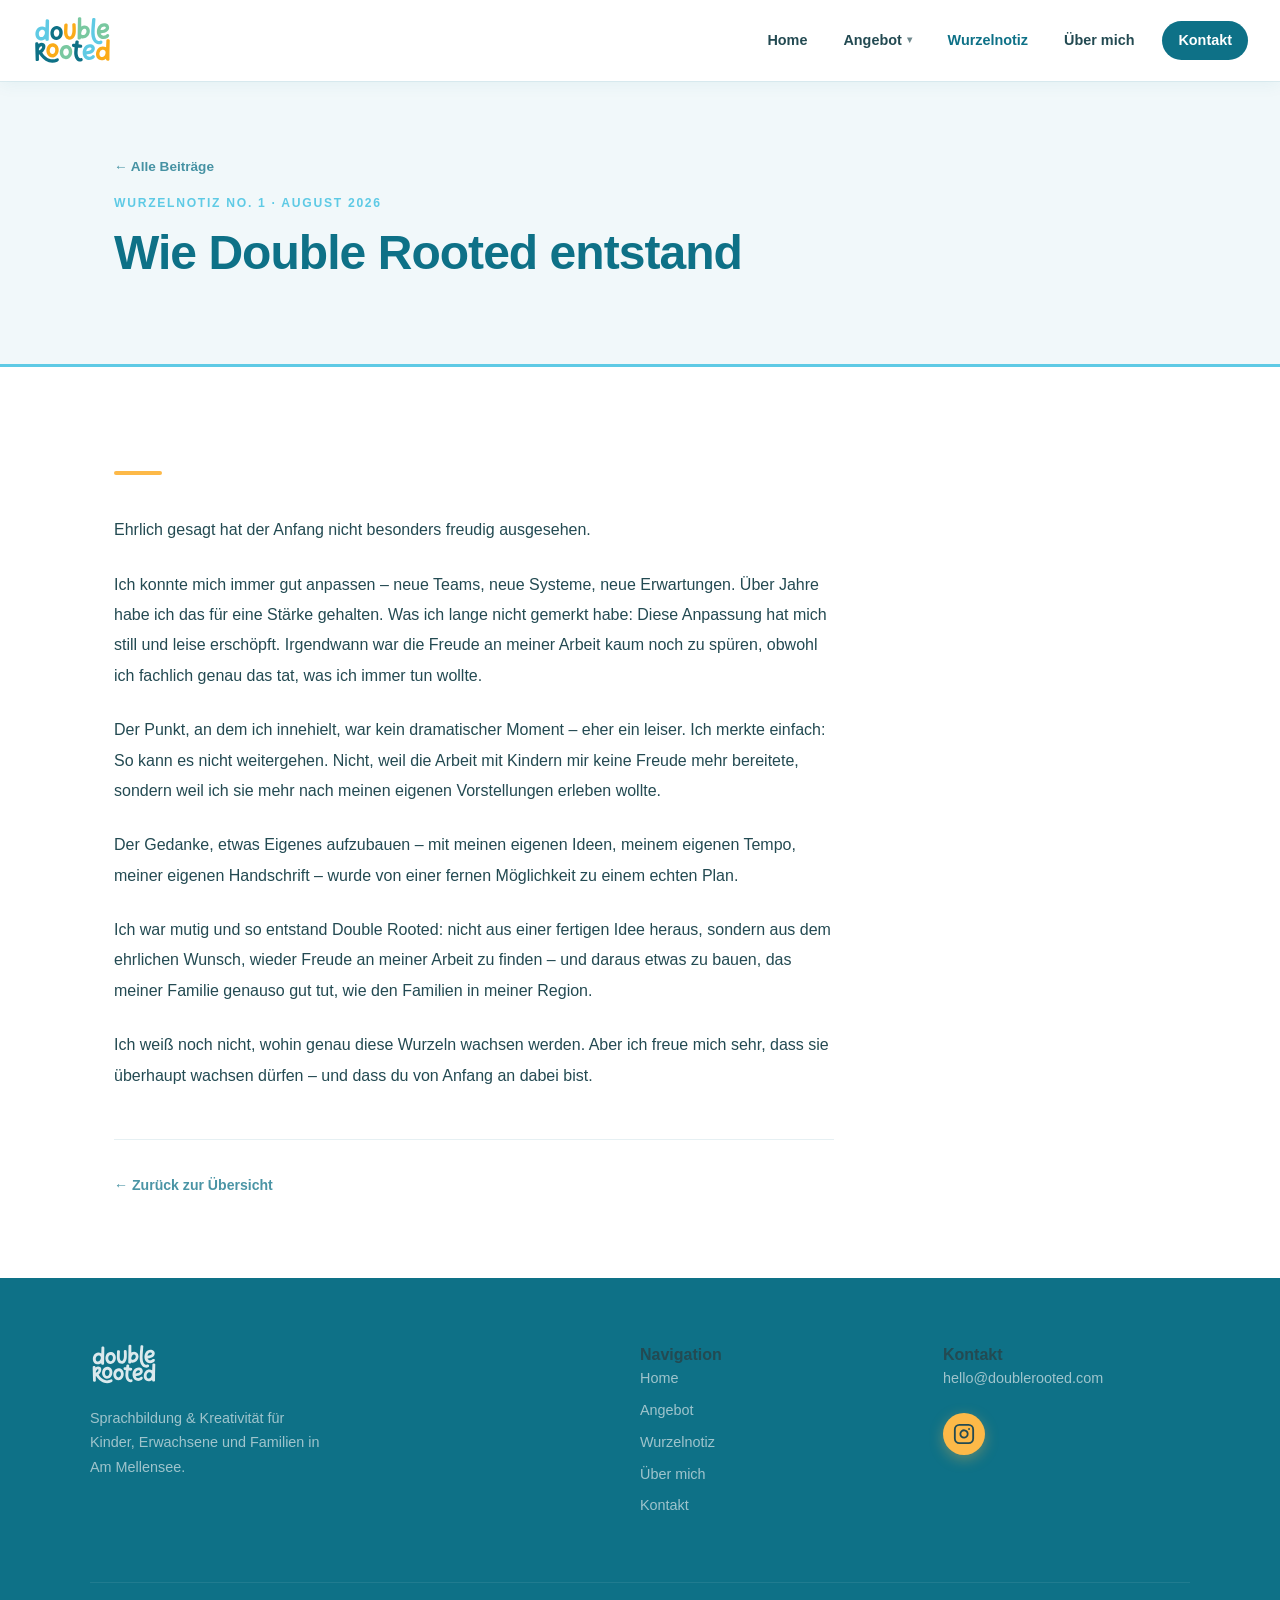
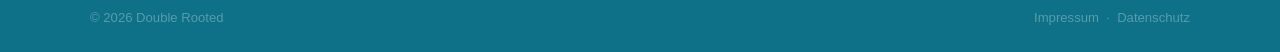
<file: wurzelnotiz/wie-double-rooted-entstand.html>
<!DOCTYPE html>
<html lang="de">
<head>
  <meta charset="UTF-8" />
  <meta name="viewport" content="width=device-width, initial-scale=1.0" />
  <meta name="description" content="Wie Double Rooted entstand – Wurzelnotiz No. 1 von Sophie." />
  <title>Wie Double Rooted entstand – Wurzelnotiz – Double Rooted</title>
  <link rel="stylesheet" href="../styles.css" />
  <link rel="icon" type="image/svg+xml" href="../images/logofiles/favicon.svg" />
  <link rel="icon" type="image/png" sizes="32x32" href="../images/logofiles/favicon-32x32.png" />
  <link rel="icon" type="image/png" sizes="16x16" href="../images/logofiles/favicon-16x16.png" />
  <link rel="apple-touch-icon" href="../images/logofiles/apple-touch-icon.png" />
  <link rel="manifest" href="../images/logofiles/site.webmanifest" />
</head>
<body>

  <!-- ════ HEADER ════ -->
  <header class="site-header">
    <a href="/" class="logo">
      <img src="../images/double-rooted-logo.svg" alt="Double Rooted" />
    </a>
    <nav class="main-nav" aria-label="Hauptnavigation">
      <a href="/">Home</a>
      <div class="nav-dropdown">
        <a href="../angebot.html" class="nav-dropdown-trigger">
          Angebot <span class="nav-chevron" aria-hidden="true">▾</span>
        </a>
        <div class="nav-dropdown-menu">
          <div class="nav-dropdown-menu-inner">
            <a href="../angebot.html#english-explorers">English Explorers</a>
            <a href="../angebot.html#konversationscoaching">Konversationscoaching</a>
            <a href="../angebot.html#keramik">Keramik bemalen</a>
          </div>
        </div>
      </div>
      <a href="../wurzelnotiz.html" class="active">Wurzelnotiz</a>
      <a href="../ueber-mich.html">Über mich</a>
      <a href="../contact.html" class="nav-cta">Kontakt</a>
    </nav>
    <button class="nav-toggle" aria-label="Menü öffnen" aria-expanded="false">
      <span class="nav-toggle-bar"></span>
      <span class="nav-toggle-bar"></span>
      <span class="nav-toggle-bar"></span>
    </button>
  </header>

  <main>

    <!-- ════ PAGE HERO ════ -->
    <section class="page-hero">
      <div class="container">
        <a href="../wurzelnotiz.html" style="display:inline-block;margin-bottom:1rem;font-size:0.85rem;font-weight:700;color:var(--deep-teal);text-decoration:none;opacity:0.75;">← Alle Beiträge</a>
        <span class="section-label">Wurzelnotiz No. 1 · August 2026</span>
        <h1>Wie Double Rooted entstand</h1>
      </div>
    </section>

    <!-- ════ POST ════ -->
    <section class="blog-section">
      <div class="container">
        <article class="blog-post">

          <div class="blog-divider"></div>

          <div class="blog-body">
            <p>Ehrlich gesagt hat der Anfang nicht besonders freudig ausgesehen.</p>
            <p>Ich konnte mich immer gut anpassen – neue Teams, neue Systeme, neue Erwartungen. Über Jahre habe ich das für eine Stärke gehalten. Was ich lange nicht gemerkt habe: Diese Anpassung hat mich still und leise erschöpft. Irgendwann war die Freude an meiner Arbeit kaum noch zu spüren, obwohl ich fachlich genau das tat, was ich immer tun wollte.</p>
            <p>Der Punkt, an dem ich innehielt, war kein dramatischer Moment – eher ein leiser. Ich merkte einfach: So kann es nicht weitergehen. Nicht, weil die Arbeit mit Kindern mir keine Freude mehr bereitete, sondern weil ich sie mehr nach meinen eigenen Vorstellungen erleben wollte.</p>
            <p>Der Gedanke, etwas Eigenes aufzubauen – mit meinen eigenen Ideen, meinem eigenen Tempo, meiner eigenen Handschrift – wurde von einer fernen Möglichkeit zu einem echten Plan.</p>
            <p>Ich war mutig und so entstand Double Rooted: nicht aus einer fertigen Idee heraus, sondern aus dem ehrlichen Wunsch, wieder Freude an meiner Arbeit zu finden – und daraus etwas zu bauen, das meiner Familie genauso gut tut, wie den Familien in meiner Region.</p>
            <p>Ich weiß noch nicht, wohin genau diese Wurzeln wachsen werden. Aber ich freue mich sehr, dass sie überhaupt wachsen dürfen – und dass du von Anfang an dabei bist.</p>
          </div>

          <div style="margin-top:3rem;padding-top:2rem;border-top:1px solid rgba(14,113,135,0.1);">
            <a href="../wurzelnotiz.html" style="font-size:0.88rem;font-weight:700;color:var(--deep-teal);text-decoration:none;opacity:0.75;">← Zurück zur Übersicht</a>
          </div>

        </article>
      </div>
    </section>

  </main>

  <!-- ════ FOOTER ════ -->
  <footer class="site-footer">
    <div class="footer-grid">

      <div class="footer-brand">
        <img src="../images/double-rooted-logo.svg" alt="Double Rooted" class="footer-logo" />
        <p>Sprachbildung &amp; Kreativität für Kinder, Erwachsene und Familien in Am Mellensee.</p>
      </div>

      <nav class="footer-col" aria-label="Footer-Navigation">
        <h4>Navigation</h4>
        <a href="/">Home</a>
        <a href="../angebot.html">Angebot</a>
        <a href="../wurzelnotiz.html">Wurzelnotiz</a>
        <a href="../ueber-mich.html">Über mich</a>
        <a href="../contact.html">Kontakt</a>
      </nav>

      <div class="footer-col">
        <h4>Kontakt</h4>
        <a href="mailto:hello@doublerooted.com">hello@doublerooted.com</a>
        <a href="https://www.instagram.com/double.rooted/" target="_blank" rel="noopener" class="footer-social" aria-label="Double Rooted auf Instagram">
        <svg xmlns="http://www.w3.org/2000/svg" width="22" height="22" viewBox="0 0 24 24" fill="none" stroke="currentColor" stroke-width="2" stroke-linecap="round" stroke-linejoin="round" aria-hidden="true"><rect x="2" y="2" width="20" height="20" rx="5" ry="5"/><path d="M16 11.37A4 4 0 1 1 12.63 8 4 4 0 0 1 16 11.37z"/><line x1="17.5" y1="6.5" x2="17.51" y2="6.5"/></svg>
        </a>
      </div>

    </div>
    <div class="footer-bottom">
      <span>© 2026 Double Rooted</span>
      <span>
        <a href="../impressum.html">Impressum</a> &nbsp;·&nbsp;
        <a href="../datenschutz.html">Datenschutz</a>
      </span>
    </div>
  </footer>

  <script src="../nav.js"></script>

</body>
</html>
</file>
<file: styles.css>
:root {
  --deep-teal:  #0E7187;
  --sky-blue:   #5ECAE5;
  --mint-green: #7AC8A1;
  --amber:      #FDB948;
  --dark-teal:  #234A52;
  --light-bg:   #F1F8FA;
  --light-teal: #9FC4CC;
  --light-blue: #CDEAF1;
  --muted:      #6B8086;
  --white:      #FFFFFF;
  --shadow:     0 4px 24px rgba(14,113,135,0.10);
}

*, *::before, *::after { box-sizing: border-box; margin: 0; padding: 0; }

html { scroll-behavior: smooth; }

body {
  font-family: Arial, Helvetica, sans-serif;
  color: var(--dark-teal);
  line-height: 1.6;
  -webkit-font-smoothing: antialiased;
}

img { max-width: 100%; height: auto; display: block; }

/* ── Utilities ─────────────────────────────────── */
.container {
  max-width: 1100px;
  margin: 0 auto;
  padding: 0 1.5rem;
}

/* ── Buttons ───────────────────────────────────── */
.btn {
  display: inline-block;
  padding: 0.85rem 1.75rem;
  border-radius: 50px;
  font-family: Arial, Helvetica, sans-serif;
  font-size: 0.95rem;
  font-weight: 700;
  letter-spacing: 0.02em;
  text-decoration: none;
  border: 2px solid transparent;
  cursor: pointer;
  transition: all 0.2s ease;
  line-height: 1;
}

.btn-primary {
  background: var(--amber);
  color: var(--dark-teal);
  border-color: var(--amber);
}
.btn-primary:hover {
  background: #E8A83A;
  border-color: #E8A83A;
  transform: translateY(-2px);
  box-shadow: 0 6px 20px rgba(253,185,72,0.4);
}

.btn-secondary {
  background: transparent;
  color: var(--white);
  border-color: rgba(255,255,255,0.45);
}
.btn-secondary:hover {
  background: rgba(255,255,255,0.12);
  border-color: var(--white);
}

.btn-outline {
  background: transparent;
  color: var(--deep-teal);
  border-color: var(--deep-teal);
}
.btn-outline:hover {
  background: var(--deep-teal);
  color: var(--white);
  transform: translateY(-2px);
}

/* ── Header ────────────────────────────────────── */
.site-header {
  position: sticky;
  top: 0;
  z-index: 200;
  background: var(--white);
  padding: 0.9rem 2rem;
  display: flex;
  align-items: center;
  justify-content: space-between;
  box-shadow: 0 1px 0 rgba(14,113,135,0.08), 0 4px 16px rgba(14,113,135,0.06);
}

.logo img { height: 52px; width: auto; }

.main-nav { display: flex; align-items: center; gap: 0.25rem; }

.main-nav a {
  color: var(--dark-teal);
  text-decoration: none;
  font-weight: 600;
  font-size: 0.9rem;
  padding: 0.5rem 1rem;
  border-radius: 50px;
  transition: all 0.2s;
}
.main-nav a:hover { background: var(--light-bg); color: var(--deep-teal); }
.main-nav a.active { color: var(--deep-teal); }

.main-nav .nav-cta {
  background: var(--deep-teal);
  color: var(--white) !important;
  margin-left: 0.5rem;
}
.main-nav .nav-cta:hover { background: var(--dark-teal); }

/* ── Hero ──────────────────────────────────────── */
.hero {
  background: var(--deep-teal);
  color: var(--white);
  padding: 7rem 2rem 6rem;
  text-align: center;
  position: relative;
  overflow: hidden;
}

.hero-blob {
  position: absolute;
  border-radius: 50%;
  pointer-events: none;
}
.hero-blob--1 {
  width: 420px; height: 420px;
  background: var(--sky-blue);
  opacity: 0.12;
  top: -130px; left: -100px;
}
.hero-blob--2 {
  width: 280px; height: 280px;
  background: var(--amber);
  opacity: 0.12;
  bottom: -80px; right: -60px;
}
.hero-blob--3 {
  width: 160px; height: 160px;
  background: var(--mint-green);
  opacity: 0.10;
  top: 40px; right: 15%;
}

.hero .container { position: relative; z-index: 1; }

.hero-label {
  display: block;
  font-size: 0.78rem;
  font-weight: 700;
  letter-spacing: 0.16em;
  text-transform: uppercase;
  color: var(--sky-blue);
  margin-bottom: 1.25rem;
}

.hero h1 {
  font-size: clamp(2.25rem, 5.5vw, 3.75rem);
  font-weight: 700;
  line-height: 1.15;
  letter-spacing: -0.02em;
  margin-bottom: 1.5rem;
}
.hero h1 em {
  font-style: normal;
  color: var(--amber);
}

.hero-sub {
  font-size: 1.15rem;
  color: var(--light-blue);
  max-width: 560px;
  margin: 0 auto 2.75rem;
  line-height: 1.75;
}

.hero-actions {
  display: flex;
  gap: 0.75rem;
  justify-content: center;
  flex-wrap: wrap;
}

/* ── Section defaults ──────────────────────────── */
.section { padding: 5.5rem 2rem; }

.section-label {
  display: block;
  font-size: 0.76rem;
  font-weight: 700;
  letter-spacing: 0.14em;
  text-transform: uppercase;
  color: var(--sky-blue);
  margin-bottom: 0.75rem;
}

.section-title {
  font-size: clamp(1.75rem, 4vw, 2.5rem);
  font-weight: 700;
  color: var(--deep-teal);
  letter-spacing: -0.02em;
  line-height: 1.2;
  margin-bottom: 1rem;
}

.section-subtitle {
  color: var(--muted);
  font-size: 1.05rem;
  line-height: 1.75;
  max-width: 560px;
}

/* ── Services / Cards ──────────────────────────── */
.services { background: var(--white); }

.services-header { margin-bottom: 3rem; }

.cards {
  display: grid;
  grid-template-columns: repeat(auto-fit, minmax(290px, 1fr));
  gap: 1.5rem;
}

.card {
  background: var(--white);
  border-radius: 20px;
  padding: 2.25rem;
  box-shadow: var(--shadow);
  border-top: 5px solid transparent;
  transition: transform 0.2s, box-shadow 0.2s;
}
.card:hover {
  transform: translateY(-4px);
  box-shadow: 0 10px 36px rgba(14,113,135,0.14);
}

.card--blue  { border-top-color: var(--sky-blue);   }
.card--green { border-top-color: var(--mint-green); }
.card--amber { border-top-color: var(--amber);      }

.card-dot {
  width: 52px; height: 52px;
  border-radius: 50%;
  margin-bottom: 1.5rem;
}
.card-dot--blue  { background: var(--sky-blue);   }
.card-dot--green { background: var(--mint-green); }
.card-dot--amber { background: var(--amber);      }

.card h3 {
  font-size: 1.2rem;
  font-weight: 700;
  color: var(--deep-teal);
  margin-bottom: 0.75rem;
}
.card p { color: var(--muted); font-size: 0.95rem; line-height: 1.75; }

/* ── About ─────────────────────────────────────── */
.about { background: var(--light-bg); }

.about-grid {
  display: grid;
  grid-template-columns: 1fr 1.5fr;
  gap: 5rem;
  align-items: start;
}

/* ── About photo ───────────────────────────────── */
.about-photo-wrap {
  position: relative;
  border-radius: 20px;
}
.about-photo-wrap::before {
  content: '';
  position: absolute;
  inset: -10px;
  border-radius: 26px;
  background: linear-gradient(135deg, var(--sky-blue), var(--mint-green));
  opacity: 0.22;
  z-index: 0;
}
.about-photo {
  width: 100%;
  border-radius: 16px;
  object-fit: cover;
  object-position: top center;
  display: block;
  position: relative;
  z-index: 1;
  box-shadow: 0 8px 32px rgba(14,113,135,0.14);
}

.about-body p {
  color: var(--muted);
  font-size: 0.95rem;
  line-height: 1.8;
  margin-bottom: 1.1rem;
}

.about-lead {
  font-size: 1.1rem !important;
  color: var(--dark-teal) !important;
  font-weight: 600;
}

.about-signature {
  font-size: 1.05rem !important;
  font-weight: 700;
  color: var(--deep-teal) !important;
  margin-top: 0.5rem;
  margin-bottom: 1.75rem !important;
  padding-top: 1rem;
  border-top: 2px solid var(--light-blue);
}

.dots-composition {
  position: relative;
  width: 100%;
  max-width: 300px;
  height: 300px;
  margin: 0 auto;
}
.dots-composition .dot {
  position: absolute;
  border-radius: 50%;
}

/* ── CTA band ──────────────────────────────────── */
.cta-section {
  background: var(--dark-teal);
  color: var(--white);
  text-align: center;
  padding: 6rem 2rem;
}
.cta-section .section-title { color: var(--white); margin: 0 auto 1rem; max-width: 680px; }
.cta-section > .container > p {
  color: var(--light-teal);
  font-size: 1.1rem;
  margin: 0 auto 2.5rem;
  max-width: 480px;
}

/* ── Footer ────────────────────────────────────── */
.site-footer { background: var(--deep-teal); padding: 4rem 2rem 0; }

.footer-grid {
  max-width: 1100px;
  margin: 0 auto;
  display: grid;
  grid-template-columns: 2fr 1fr 1fr;
  gap: 3.5rem;
  padding-bottom: 3.5rem;
}

.footer-logo {
  height: 44px;
  width: auto;
  filter: brightness(0) invert(1);
  opacity: 0.85;
  margin-bottom: 1.25rem;
}

.footer-brand p { color: var(--light-teal); font-size: 0.9rem; line-height: 1.7; max-width: 240px; }

.footer-col h3 {
  font-size: 0.72rem;
  font-weight: 700;
  letter-spacing: 0.12em;
  text-transform: uppercase;
  color: rgba(255,255,255,0.45);
  margin-bottom: 1.25rem;
}

.footer-col a,
.footer-col address {
  display: block;
  color: var(--light-teal);
  text-decoration: none;
  font-size: 0.9rem;
  font-style: normal;
  line-height: 1.65;
  margin-bottom: 0.5rem;
  transition: color 0.2s;
}
.footer-col a:hover { color: var(--sky-blue); }

/* Social badge — needs to out-specify the plain `.footer-col a` rule above. */
.footer-col a.footer-social {
  display: inline-flex;
  align-items: center;
  justify-content: center;
  width: 42px;
  height: 42px;
  margin-top: 0.9rem;
  margin-bottom: 0;
  border-radius: 50%;
  background: var(--amber);
  color: var(--dark-teal);
  box-shadow: 0 4px 14px rgba(253,185,72,0.35);
  transition: transform 0.2s, box-shadow 0.2s, background 0.2s;
}

.footer-col a.footer-social:hover {
  background: #FFC96B;
  color: var(--dark-teal);
  transform: translateY(-2px) scale(1.05);
  box-shadow: 0 8px 22px rgba(253,185,72,0.55);
}

.footer-col a.footer-social:focus-visible {
  outline: 3px solid var(--sky-blue);
  outline-offset: 3px;
}

.footer-col a.footer-social svg { display: block; }

.footer-bottom {
  max-width: 1100px;
  margin: 0 auto;
  border-top: 1px solid rgba(255,255,255,0.08);
  padding: 1.5rem 0;
  display: flex;
  justify-content: space-between;
  align-items: center;
  font-size: 0.82rem;
  color: rgba(255,255,255,0.3);
}
.footer-bottom a { color: rgba(255,255,255,0.3); text-decoration: none; }
.footer-bottom a:hover { color: var(--light-teal); }

/* ── Page hero (inner pages) ───────────────────── */
.page-hero {
  background: var(--light-bg);
  padding: 4.5rem 2rem;
  border-bottom: 3px solid var(--sky-blue);
}
.page-hero h1 {
  font-size: clamp(2rem, 4.5vw, 3rem);
  font-weight: 700;
  color: var(--deep-teal);
  letter-spacing: -0.02em;
  line-height: 1.15;
  margin: 0.5rem 0 0.75rem;
}
.page-hero p { color: var(--muted); font-size: 1.05rem; max-width: 480px; line-height: 1.75; }

/* ── Contact section ───────────────────────────── */
.contact-section { background: var(--white); padding: 5.5rem 2rem; }

.contact-grid {
  display: grid;
  grid-template-columns: 1.2fr 1fr;
  gap: 5rem;
  align-items: start;
}

/* Form */
.form-group { margin-bottom: 1.5rem; }

.form-group label {
  display: block;
  font-size: 0.82rem;
  font-weight: 700;
  letter-spacing: 0.04em;
  color: var(--dark-teal);
  margin-bottom: 0.45rem;
}

.form-group input,
.form-group textarea,
.form-group select {
  width: 100%;
  padding: 0.8rem 1rem;
  border: 2px solid #DDE8EA;
  border-radius: 10px;
  font-family: Arial, Helvetica, sans-serif;
  font-size: 0.95rem;
  color: var(--dark-teal);
  background: var(--white);
  outline: none;
  transition: border-color 0.2s, box-shadow 0.2s;
  -webkit-appearance: none;
}
.form-group input::placeholder,
.form-group textarea::placeholder { color: #A8B8BB; }
.form-group input:focus,
.form-group textarea:focus,
.form-group select:focus {
  border-color: var(--sky-blue);
  box-shadow: 0 0 0 3px rgba(94,202,229,0.14);
}
.form-group textarea { resize: vertical; min-height: 150px; line-height: 1.65; }

.form-row {
  display: grid;
  grid-template-columns: 1fr 1fr;
  gap: 1.25rem;
}

/* Contact info card */
.contact-info-card {
  background: var(--light-bg);
  border-radius: 20px;
  padding: 2.5rem;
  position: sticky;
  top: 5.5rem;
}
.contact-info-card h3 {
  font-size: 1rem;
  font-weight: 700;
  color: var(--deep-teal);
  margin-bottom: 2rem;
  padding-bottom: 1.25rem;
  border-bottom: 2px solid rgba(14,113,135,0.08);
}

.info-item {
  display: flex;
  gap: 1rem;
  align-items: flex-start;
  margin-bottom: 1.75rem;
}

.info-dot {
  width: 42px; height: 42px;
  border-radius: 50%;
  flex-shrink: 0;
  margin-top: 2px;
}

.info-label {
  display: block;
  font-size: 0.72rem;
  font-weight: 700;
  letter-spacing: 0.1em;
  text-transform: uppercase;
  color: var(--muted);
  margin-bottom: 0.3rem;
}
.info-value {
  display: block;
  color: var(--deep-teal);
  font-weight: 600;
  font-size: 0.95rem;
  text-decoration: none;
  line-height: 1.55;
}
.info-value:hover { color: var(--sky-blue); }

/* ── Form feedback ─────────────────────────────── */
.form-success {
  background: #EBF8F2;
  border: 2px solid var(--mint-green);
  border-radius: 14px;
  padding: 1.5rem;
  margin-bottom: 1.75rem;
}

.form-error {
  background: #FEF3F2;
  border: 2px solid #F97066;
  border-radius: 14px;
  padding: 1rem 1.25rem;
  color: #B42318;
  font-size: 0.9rem;
  margin-bottom: 1.75rem;
}

.field-error {
  display: block;
  color: #B42318;
  font-size: 0.82rem;
  margin-top: 0.35rem;
}

[data-fs-submit-btn]:disabled {
  opacity: 0.6;
  cursor: not-allowed;
  transform: none;
}

/* ── Dropdown nav ──────────────────────────────── */
.nav-dropdown {
  position: relative;
  display: flex;
  align-items: center;
}

.nav-dropdown-trigger {
  display: flex;
  align-items: center;
  gap: 0.3rem;
  cursor: pointer;
}

.nav-chevron {
  font-size: 0.65rem;
  opacity: 0.65;
  transition: transform 0.2s;
  display: inline-block;
}

.nav-dropdown:hover .nav-chevron,
.nav-dropdown:focus-within .nav-chevron { transform: rotate(180deg); }

.nav-dropdown-menu {
  position: absolute;
  top: 100%;
  left: 50%;
  transform: translateX(-50%);
  padding-top: 0.6rem;
  min-width: 230px;
  opacity: 0;
  visibility: hidden;
  pointer-events: none;
  transition: opacity 0.18s, visibility 0.18s;
  z-index: 300;
}

.nav-dropdown-menu-inner {
  background: var(--white);
  border-radius: 14px;
  box-shadow: 0 8px 32px rgba(14,113,135,0.14), 0 0 0 1px rgba(14,113,135,0.06);
  padding: 0.5rem;
}

.nav-dropdown:hover .nav-dropdown-menu,
.nav-dropdown:focus-within .nav-dropdown-menu {
  opacity: 1;
  visibility: visible;
  pointer-events: auto;
}

.nav-dropdown-menu a {
  display: block !important;
  padding: 0.65rem 1rem !important;
  margin: 0 !important;
  border-radius: 8px;
  color: var(--dark-teal) !important;
  font-size: 0.88rem !important;
  font-weight: 500 !important;
  white-space: nowrap;
  background: transparent !important;
}
.nav-dropdown-menu a:hover {
  background: var(--light-bg) !important;
  color: var(--deep-teal) !important;
}

/* ── Welcome / intro section ───────────────────── */
.welcome-section { background: var(--white); }

.welcome-grid {
  display: grid;
  grid-template-columns: 1.1fr 1fr;
  gap: 5rem;
  align-items: center;
}

.welcome-text p {
  color: var(--muted);
  font-size: 1rem;
  line-height: 1.8;
  margin-bottom: 1.1rem;
}

.welcome-text .lead {
  font-size: 1.15rem;
  color: var(--dark-teal);
  font-weight: 600;
  line-height: 1.65;
}

.welcome-visual {
  display: flex;
  flex-wrap: wrap;
  gap: 1rem;
  justify-content: center;
  align-items: center;
}

.welcome-dot {
  border-radius: 50%;
  opacity: 0.85;
}

/* ── Über mich teaser (index) ──────────────────── */
.ueber-mich-teaser { background: var(--light-bg); }

.teaser-grid {
  display: grid;
  grid-template-columns: 280px 1fr;
  gap: 4rem;
  align-items: center;
}

.teaser-photo {
  width: 100%;
  border-radius: 14px;
  object-fit: cover;
  object-position: top center;
  box-shadow: 0 6px 24px rgba(14,113,135,0.12);
}

.teaser-text p {
  color: var(--muted);
  font-size: 1rem;
  line-height: 1.8;
  margin-bottom: 1.25rem;
}

/* ── Partners section ──────────────────────────── */
.partners-section { background: var(--white); padding: 4rem 2rem; }

.partners-grid {
  display: flex;
  gap: 2rem;
  flex-wrap: wrap;
  margin-top: 2rem;
}

.partner-card {
  background: var(--light-bg);
  border-radius: 14px;
  padding: 1.5rem 2rem;
  flex: 1;
  min-width: 220px;
}

.partner-card h4 {
  font-size: 1rem;
  font-weight: 700;
  color: var(--deep-teal);
  margin-bottom: 0.4rem;
}

.partner-card p {
  color: var(--muted);
  font-size: 0.88rem;
  line-height: 1.6;
}

/* ── Angebot page ──────────────────────────────── */
.angebot-nav-bar {
  background: var(--white);
  border-bottom: 1px solid rgba(14,113,135,0.08);
  padding: 0 2rem;
  position: sticky;
  top: 72px;
  z-index: 100;
}

.angebot-nav-bar-inner {
  max-width: 1100px;
  margin: 0 auto;
  display: flex;
  gap: 0;
}

.angebot-nav-bar a {
  display: inline-block;
  padding: 1rem 1.5rem;
  font-size: 0.88rem;
  font-weight: 700;
  color: var(--muted);
  text-decoration: none;
  border-bottom: 3px solid transparent;
  transition: all 0.2s;
  white-space: nowrap;
}
.angebot-nav-bar a:hover { color: var(--deep-teal); border-bottom-color: var(--deep-teal); }
.angebot-nav-bar a.active { color: var(--deep-teal); border-bottom-color: var(--deep-teal); }

.angebot-section {
  padding: 5rem 2rem;
  border-bottom: 1px solid rgba(14,113,135,0.07);
  scroll-margin-top: 130px;
}
.angebot-section:last-of-type { border-bottom: none; }

.angebot-section--alt { background: var(--light-bg); }

.angebot-accent-bar {
  width: 48px;
  height: 5px;
  border-radius: 3px;
  margin-bottom: 1.75rem;
}

.angebot-grid {
  display: grid;
  grid-template-columns: 1fr 1fr;
  gap: 5rem;
  align-items: start;
}

.angebot-body p {
  color: var(--muted);
  font-size: 0.95rem;
  line-height: 1.8;
  margin-bottom: 1.1rem;
}

.angebot-lead {
  font-size: 1.1rem !important;
  color: var(--dark-teal) !important;
  font-weight: 600;
  line-height: 1.65 !important;
}

.methods-grid {
  display: grid;
  grid-template-columns: 1fr 1fr;
  gap: 1rem;
}

.method-card {
  background: var(--white);
  border-radius: 12px;
  padding: 1.25rem 1.5rem;
  border-left: 4px solid var(--sky-blue);
}

.method-card h4 {
  font-size: 0.9rem;
  font-weight: 700;
  color: var(--deep-teal);
  margin-bottom: 0.4rem;
}

.method-card p {
  font-size: 0.85rem;
  color: var(--muted);
  line-height: 1.65;
  margin-bottom: 0 !important;
}

.angebot-cta-box {
  background: var(--white);
  border-radius: 16px;
  padding: 2rem;
  box-shadow: var(--shadow);
  position: sticky;
  top: 120px;
}

.angebot-cta-box p {
  font-size: 1rem;
  font-weight: 700;
  color: var(--deep-teal);
  line-height: 1.5;
  margin-bottom: 1.25rem;
}

/* ── Blog listing ──────────────────────────────── */
.blog-listing { background: var(--white); padding: 5rem 2rem; }

.blog-cards {
  display: flex;
  flex-direction: column;
  gap: 2rem;
  max-width: 720px;
}

.blog-card {
  background: var(--light-bg);
  border-radius: 14px;
  padding: 2rem 2.25rem;
  border-left: 4px solid var(--amber);
  transition: box-shadow 0.2s;
  text-decoration: none;
  display: block;
  color: inherit;
}

.blog-card:hover {
  box-shadow: 0 6px 24px rgba(14,113,135,0.10);
}

.blog-card-meta {
  display: flex;
  gap: 1rem;
  align-items: center;
  margin-bottom: 0.85rem;
}

.blog-card-title {
  font-size: 1.25rem;
  font-weight: 700;
  color: var(--deep-teal);
  line-height: 1.3;
  margin-bottom: 0.75rem;
}

.blog-card-excerpt {
  color: var(--muted);
  font-size: 0.95rem;
  line-height: 1.75;
  margin-bottom: 1.25rem;
}

.blog-card-read {
  font-size: 0.88rem;
  font-weight: 700;
  color: var(--deep-teal);
}

/* ── Blog post (individual page) ───────────────── */
.blog-section { background: var(--white); padding: 5rem 2rem; }

.blog-post { max-width: 720px; }

.blog-post-header { margin-bottom: 2.5rem; }

.blog-tag {
  display: inline-block;
  background: var(--light-bg);
  color: var(--deep-teal);
  font-size: 0.75rem;
  font-weight: 700;
  letter-spacing: 0.1em;
  text-transform: uppercase;
  padding: 0.35rem 0.85rem;
  border-radius: 50px;
  margin-bottom: 1rem;
}

.blog-post-title {
  font-size: clamp(1.5rem, 3.5vw, 2.25rem);
  font-weight: 700;
  color: var(--deep-teal);
  letter-spacing: -0.02em;
  line-height: 1.2;
  margin-bottom: 0.75rem;
}

.blog-date {
  color: var(--muted);
  font-size: 0.85rem;
  font-weight: 600;
}

.blog-divider {
  width: 48px;
  height: 4px;
  border-radius: 2px;
  background: var(--amber);
  margin: 1.5rem 0 2.5rem;
}

.blog-body p {
  color: var(--dark-teal);
  font-size: 1rem;
  line-height: 1.9;
  margin-bottom: 1.5rem;
}
.blog-body p:last-child { margin-bottom: 0; }

.blog-body h2 {
  color: var(--deep-teal);
  font-size: clamp(1.15rem, 2.5vw, 1.4rem);
  font-weight: 700;
  line-height: 1.3;
  margin: 2.5rem 0 1rem;
}

/* ── Hamburger toggle ──────────────────────────── */
.nav-toggle {
  display: none;
  background: none;
  border: none;
  cursor: pointer;
  padding: 0.4rem;
  color: var(--deep-teal);
  flex-direction: column;
  gap: 5px;
  align-items: center;
  justify-content: center;
  border-radius: 6px;
}

.nav-toggle-bar {
  display: block;
  width: 22px;
  height: 2px;
  background: currentColor;
  border-radius: 2px;
  transition: transform 0.22s, opacity 0.22s;
}

.nav-toggle[aria-expanded="true"] .nav-toggle-bar:nth-child(1) {
  transform: translateY(7px) rotate(45deg);
}
.nav-toggle[aria-expanded="true"] .nav-toggle-bar:nth-child(2) {
  opacity: 0;
  transform: scaleX(0);
}
.nav-toggle[aria-expanded="true"] .nav-toggle-bar:nth-child(3) {
  transform: translateY(-7px) rotate(-45deg);
}

/* ── Responsive ────────────────────────────────── */
@media (max-width: 900px) {
  .about-grid,
  .footer-grid,
  .welcome-grid,
  .angebot-grid { grid-template-columns: 1fr; gap: 2.5rem; }
  .contact-grid { grid-template-columns: 1fr; gap: 3rem; }
  .contact-info-card { position: static; }
  .dots-composition { max-width: 200px; height: 200px; }
  .teaser-grid { grid-template-columns: 1fr; gap: 2.5rem; }
  .teaser-photo { max-width: 300px; }
  .angebot-cta-box { position: static; }
  .methods-grid { grid-template-columns: 1fr; }
}

@media (max-width: 768px) {
  .section { padding: 4rem 1.5rem; }
  .hero { padding: 5rem 1.5rem 4rem; }
  .footer-bottom { flex-direction: column; gap: 0.5rem; text-align: center; }
  .angebot-nav-bar { display: none; }

  /* Show hamburger, hide desktop nav */
  .nav-toggle { display: flex; }

  .main-nav {
    display: none;
    position: absolute;
    top: 100%;
    left: 0;
    right: 0;
    background: var(--white);
    box-shadow: 0 8px 24px rgba(14,113,135,0.12);
    flex-direction: column;
    padding: 0.75rem 2rem 1.5rem;
    border-top: 1px solid rgba(14,113,135,0.08);
    z-index: 150;
    gap: 0;
  }

  .main-nav.is-open { display: flex; }

  .main-nav > a {
    display: block !important;
    padding: 0.8rem 0 !important;
    font-size: 1rem !important;
    font-weight: 600 !important;
    color: var(--dark-teal) !important;
    background: transparent !important;
    border-radius: 0 !important;
    border-bottom: 1px solid rgba(14,113,135,0.07) !important;
    letter-spacing: 0;
  }

  .main-nav > a.nav-cta {
    margin-top: 1rem;
    background: var(--deep-teal) !important;
    color: var(--white) !important;
    text-align: center;
    border-radius: 8px !important;
    border: none !important;
    padding: 0.85rem 1rem !important;
  }

  .nav-dropdown { display: block; }

  .nav-dropdown > a {
    display: block !important;
    padding: 0.8rem 0 !important;
    font-size: 1rem !important;
    font-weight: 600 !important;
    color: var(--dark-teal) !important;
    background: transparent !important;
    border-bottom: 1px solid rgba(14,113,135,0.07) !important;
  }

  .nav-chevron { display: none; }

  /* Submenu always visible on mobile */
  .nav-dropdown-menu {
    position: static !important;
    transform: none !important;
    opacity: 1 !important;
    visibility: visible !important;
    pointer-events: auto !important;
    padding-top: 0 !important;
    min-width: unset;
    transition: none;
  }

  .nav-dropdown-menu-inner {
    background: transparent !important;
    box-shadow: none !important;
    border-radius: 0 !important;
    padding: 0.25rem 0 0.5rem 1rem !important;
    border-left: 3px solid var(--sky-blue);
    margin: 0 0 0.5rem;
  }

  .nav-dropdown-menu a {
    padding: 0.55rem 0 !important;
    border-bottom: 1px solid rgba(14,113,135,0.05) !important;
    border-radius: 0 !important;
    font-size: 0.9rem !important;
    color: var(--muted) !important;
    background: transparent !important;
  }

  .nav-dropdown-menu a:last-child { border-bottom: none !important; }
}

@media (max-width: 480px) {
  .hero-actions { flex-direction: column; align-items: center; }
  .form-row { grid-template-columns: 1fr; }
}
</file>
